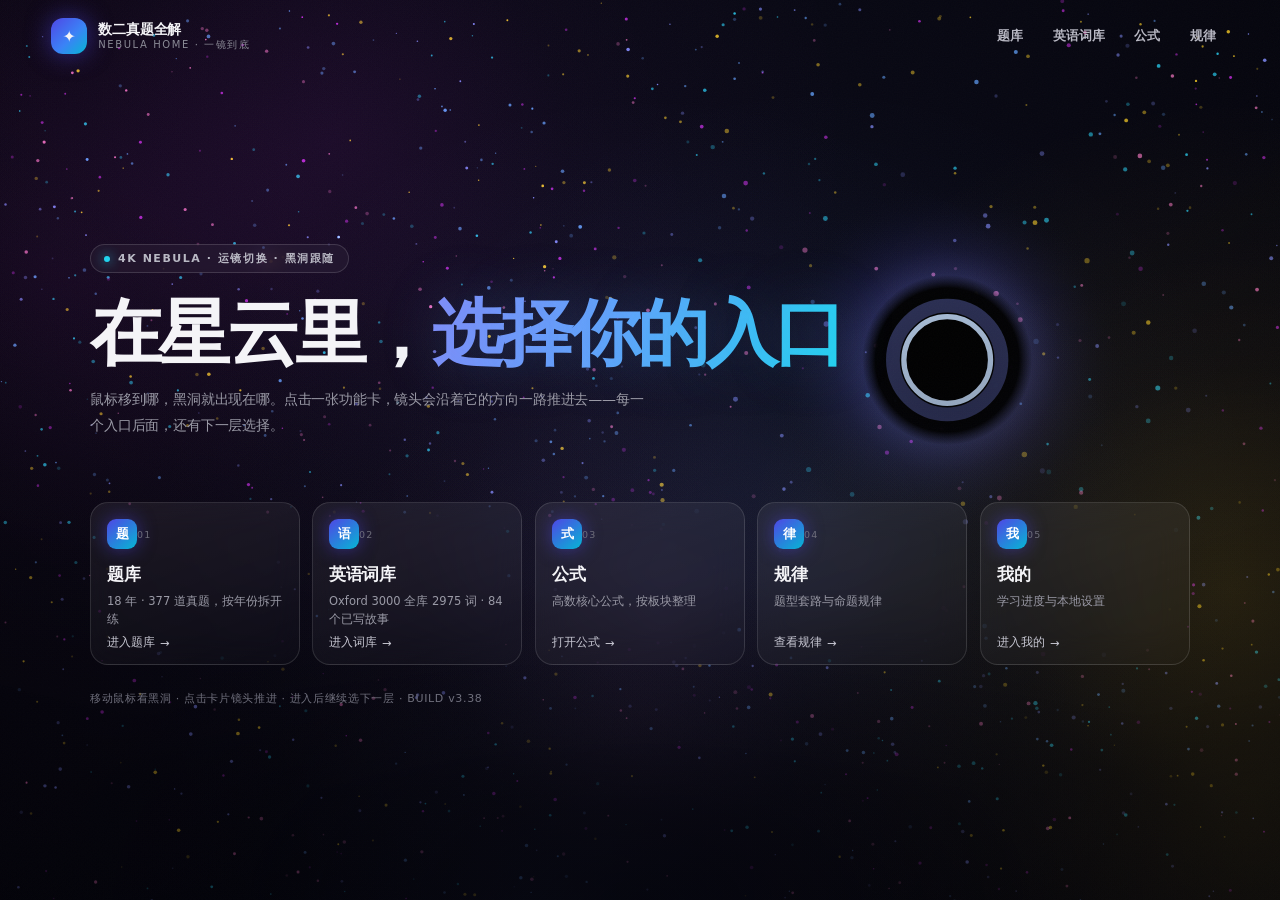
<file: index.html>
﻿<!DOCTYPE html>
<html lang="zh-CN" data-theme="light" data-page-node-id="pwGLuGj4vZ8N4GtCxxHMiA">
<head data-page-node-id="gFS3rvq6ZfUEFjw7KSzPWn">
<meta charset="utf-8" data-page-node-id="GOS2fSkuzOBIo9ct5Fg2ix">
<script>
/* 首屏前应用品牌色，避免闪烁 */
try {
  var _r = localStorage.getItem('m2:ramp') || 'blue';
  document.documentElement.setAttribute('data-ramp', _r);
} catch (e) {}
</script>
<meta name="viewport" content="width=device-width,initial-scale=1,viewport-fit=cover,maximum-scale=1,user-scalable=no" data-page-node-id="2ZD0HTpYy9oUBCKgi2vy7E">
<meta name="theme-color" content="#F2F3F7" media="(prefers-color-scheme: light)" data-page-node-id="c2H9LJToaE8vhEKesCSxKH">
<meta name="theme-color" content="#000000" media="(prefers-color-scheme: dark)" data-page-node-id="i9DZph0P4dvnec9oAkMfem">
<meta name="apple-mobile-web-app-capable" content="yes" data-page-node-id="YOXAx83RA9HULzvr9KgK9o">
<meta name="apple-mobile-web-app-status-bar-style" content="default" data-page-node-id="5bymIeNZ6cUl89s6VFLykz">
<meta name="apple-mobile-web-app-title" content="数二真题" data-page-node-id="IDB2tzeprDj83qZpqayizY">
<meta name="format-detection" content="telephone=no" data-page-node-id="strEzTBV36GsEJBGzAsiQL">
<link rel="manifest" href="manifest.webmanifest" data-page-node-id="ENcnrc47eOpm3nzsFr4ufQ">
<link rel="apple-touch-icon" href="icon-180.png" data-page-node-id="adg3hc7WQvozhEjFHnbfkm">
<link rel="icon" href="icon-192.png" data-page-node-id="mNuWciq0r2tAoCzW98dOAV">
<title>数二真题全解</title>
<script src="deploy-mode.js"></script>
<script src="clean-url.js"></script>
<link rel="stylesheet" href="app.css" data-page-node-id="Y8EyH4viP9egMIhGjS7DBC">
<link rel="stylesheet" href="solver.css">
<link rel="stylesheet" href="solver-kb.css">
<link rel="stylesheet" href="problem-parse.css">
<link rel="stylesheet" href="ocr.css">
<link rel="stylesheet" href="ocr-proof.css">
<link rel="stylesheet" href="vendor/mathlive/mathlive-fonts.css">
<link rel="stylesheet" href="vendor/mathlive/mathlive-static.css">
<link rel="stylesheet" href="math-input.css">
<link rel="stylesheet" href="web.css">
<link rel="stylesheet" href="brand.css">
<link rel="stylesheet" href="tiku.css">
</head>
<body data-page-node-id="tKnbgTC3YgzZ5oI8AJeSBd">

<div id="app" data-page-node-id="ljxzcgISl9jbvaRBHnMYr1">

  <!-- ============ 顶部栏 ============ -->
  <header class="topbar" id="topbar" data-page-node-id="spyKovh9eLChLfXtSLlGRz">
    <div class="tb-row" data-page-node-id="mnscSUGHRKG6zFJ2EXZ8WC">
      <div class="tb-title" data-page-node-id="KhhY293XE8ljOBdDLp7WZl">
        <h1 id="pageTitle" data-page-node-id="cmwTQGFJoBJBdDs4rxyG3T">题库</h1>
        <p id="pageSub" data-page-node-id="SBGOBO9GOFha5SS5Kn2N6q">加载中…</p>
      </div>
      <button class="tb-btn" id="btnTheme" aria-label="切换主题" data-page-node-id="fboaUyZQ48b7Alot1Gs5rv">
        <svg class="ic-moon" viewBox="0 0 24 24" width="19" height="19" fill="none" stroke="currentColor" stroke-width="1.8" stroke-linecap="round" data-page-node-id="SK7XYL0eHnpjFV1aaklPEo">
          <path d="M21 12.8A9 9 0 1 1 11.2 3a7 7 0 0 0 9.8 9.8z" data-page-node-id="VlTciKv04JUmIUfifWeYzb"/>
        </svg>
        <svg class="ic-sun" viewBox="0 0 24 24" width="19" height="19" fill="none" stroke="currentColor" stroke-width="1.8" stroke-linecap="round" data-page-node-id="eKeiTT6FehJIBoY1AGG1AP">
          <circle cx="12" cy="12" r="4.2" data-page-node-id="yld2si9AR8Q6YPB3ADLiZT"/>
          <path d="M12 2.6v2.2M12 19.2v2.2M2.6 12h2.2M19.2 12h2.2M5.3 5.3l1.6 1.6M17.1 17.1l1.6 1.6M18.7 5.3l-1.6 1.6M6.9 17.1l-1.6 1.6" data-page-node-id="YME7JAmA0DHPRMOHJ99g4N"/>
        </svg>
      </button>
    </div>
    <div class="search" id="searchWrap" data-page-node-id="jJsCpvoOArLjNuOM4GjGJp">
      <svg viewBox="0 0 24 24" width="17" height="17" fill="none" stroke="currentColor" stroke-width="2" stroke-linecap="round" data-page-node-id="7IDW5rqx34c2F9P11iWrtV">
        <circle cx="11" cy="11" r="7" data-page-node-id="0q7ZJOhPBRzKqvvpaD47rd"/><path d="M20 20l-3.2-3.2" data-page-node-id="eq7umNrUnqchHIwcAb5RRW"/>
      </svg>
      <input id="searchInput" type="search" placeholder="搜题号、题型、知识点" autocomplete="off" enterkeyhint="search" data-page-node-id="rBDXMYFuFeqK7Rr4Bg8lbZ">
      <button id="searchClear" class="s-clear" aria-label="清空" data-page-node-id="xkHBWjJSamQIoWlGkgw6Q0">×</button>
    </div>
  </header>

  <!-- ============ 主内容区 ============ -->
  <main id="main" data-page-node-id="vWDA8JAXRZrbo3fsHvGHs6">

    <!-- ---------- 题库 ---------- -->
    <section class="page" id="page-tiku" data-page-node-id="NyAR2FhqbC59LFKc0FhkxC">
      <div class="subbar" id="subBar" data-page-node-id="rXxTHodPDozqtuhtm5s1xB"></div>
      <div class="chips" id="yearChips" data-page-node-id="PpEmHBxbwbOMzUCClFsEk3"></div>
      <div class="paper-bar" id="paperBar" hidden data-page-node-id="O5xWX51NMQQoeCT0XOoTDh">
        <span id="paperInfo" data-page-node-id="7ODdqJ3L4cTC6cwiysFSPX"></span>
        <button id="btnPaper" data-page-node-id="ts0dWzAR7kOpDa2aeyJZU1">整卷模拟</button>
      </div>
      <div id="listWrap" class="list" data-page-node-id="glhMaowulmnAFkAKiYttYb"></div>
      <div class="list-end" id="listEnd" data-page-node-id="j1Ba70QbFDnivwFj4mc0UF"></div>
    </section>

    <!-- ---------- 题型分类 ---------- -->
    <section class="page" id="page-type" hidden data-page-node-id="Y5PNKTEOSindkAodnhXdW2">
      <p class="lead" id="typeLead" data-page-node-id="LRjRaodukC7GLCdCWQpivi">按题型归类，每道题上方标出它考的知识点。</p>
      <div id="typeWrap" class="acc" data-page-node-id="JwGc76Tdyh95LG9gcCBEw5"></div>
    </section>

    <!-- ---------- 公式 ---------- -->
    <section class="page" id="page-formula" hidden data-page-node-id="TFUGRrWDKWaashNEjA9AaC">
      <p class="lead" id="formulaLead" data-page-node-id="uegJSXPR8KfTgQ7cA2hG5M">全部公式汇总，点开一组看全文。</p>
      <div id="chpBar" class="chp-bar" hidden>
        <div class="chp-srch">
          <svg viewBox="0 0 24 24" width="15" height="15" fill="none" stroke="currentColor" stroke-width="2" stroke-linecap="round"><circle cx="11" cy="11" r="7"/><path d="M20 20l-3.2-3.2"/></svg>
          <input id="chpSearch" type="search" autocomplete="off" placeholder="搜公式，如「换元」「中值定理」「特征值」">
          <button id="chpClear" class="chp-clr" hidden aria-label="清空">×</button>
        </div>
        <div id="chpBooks" class="chp-books"></div>
      </div>
      <div id="formulaWrap" class="acc" data-page-node-id="rUnWGfUhKVMozgbqoWWymQ"></div>
    </section>

    <!-- ---------- 规律 ---------- -->
    <section class="page" id="page-map" hidden data-page-node-id="yiCw2tI74OrICLfUfLDXCb">
      <p class="lead" data-page-node-id="qvbsgQTFVyDCw0cKmHYlZk">同一题位，历年都在换什么。看完就知道该练什么。</p>
      <div id="mapWrap" data-page-node-id="jbN3D7MvM7hrTJ96Jg9unl"></div>
      <h2 class="sec-title" data-page-node-id="zOvYSceGJ3Dt7ZF7gm1TOj">历年观察</h2>
      <div id="insightWrap" class="insights" data-page-node-id="BobN0OSC67xlcUIiuKY6Jl"></div>
    </section>

    <!-- ---------- 解题 ---------- -->
    <section class="page" id="page-solver" hidden>
      <div class="v-hero">
        <div class="v-eyebrow"><span class="v-pulse"></span>MathSolver Engine · 浏览器本地计算</div>
        <h2 class="v-title">把题目丢进来，<br><span class="v-grad">步骤、考点、公式</span>一起给你</h2>
        <p class="v-sub">任何算式都能算：加减乘除、根号、方程、求导、积分、极限、化简。中文口语直接写，例如「解方程 2x+3=7」「∫_0^1 x^2 dx」。下方有符号键盘，不用打字也能输入根号和积分号。</p>
      </div>

      <div class="v-panel v-composer">
        <div class="ms-mode-switch" id="msModeSwitch">
          <button type="button" class="on" data-mode="single">单个算式<small>一行，直接算</small></button>
          <button type="button" data-mode="whole">整道题<small>粘整段，自动拆小问</small></button>
        </div>
        <div class="v-panel-head">
          <span class="v-label" id="msInputLabel">题目输入</span>
          <span class="v-kbd">Ctrl + Enter</span>
        </div>
        <textarea id="msInput" class="v-textarea" rows="4" spellcheck="false"
          placeholder="例：\lim_{x\to0}\frac{\sin x-x}{x^3}   或   求 ∫_0^1 x^2 e^x dx"></textarea>
        <div class="v-examples" id="msExamples"></div>
        <div class="v-actions">
          <button id="msSolve" class="v-btn v-btn-primary" type="button">
            <svg viewBox="0 0 24 24" width="16" height="16" fill="none" stroke="currentColor" stroke-width="2" stroke-linecap="round" stroke-linejoin="round"><path d="M5 12h14"/><path d="M13 6l6 6-6 6"/></svg>
            解题
          </button>
          <button id="msClear" class="v-btn v-btn-ghost" type="button">清空</button>
          <span id="msStatus" class="v-status"></span>
        </div>
      </div>

      <div id="msWholeResult" hidden>
        <div class="v-panel">
          <div class="v-panel-head">
            <span class="v-label">整题解析</span>
            <span class="v-note" id="msWholeNote"></span>
          </div>
          <div id="msWholeSummary" class="ms-summary" hidden></div>
          <div id="msWholeBlocks" class="ms-blocks"></div>
        </div>
      </div>

      <div id="msResult" hidden>
        <div class="v-panel v-answer">
          <div class="v-answer-top">
            <div class="v-badges">
              <span id="msKind" class="ms-badge chip-kind"></span>
              <span id="msMode" class="ms-badge mode"></span>
            </div>
            <button id="msCopy" class="v-copy" type="button" hidden>复制</button>
          </div>
          <div class="v-answer-label">答案</div>
          <div id="msAnswer" class="v-answer-body"></div>
          <div id="msMeta" class="v-meta"></div>
        </div>

        <div class="v-panel" id="msMethodCard" hidden>
          <div class="v-panel-head"><span class="v-label">方法选择</span></div>
          <div id="msMethod" class="v-method"></div>
        </div>

        <div class="v-panel" id="msStepsCard" hidden>
          <div class="v-panel-head"><span class="v-label">解题步骤</span><span class="v-note" id="msStepNote"></span></div>
          <div id="msSteps" class="v-steps"></div>
        </div>

        <div class="v-panel" id="msTagsCard" hidden>
          <div class="v-panel-head"><span class="v-label">考点 / 公式</span></div>
          <div id="msTags" class="v-tags"></div>
        </div>

        <div class="v-alert v-alert-warn" id="msWarnCard" hidden>
          <div class="v-alert-title">注意</div>
          <ul id="msWarns"></ul>
        </div>

        <div class="v-alert v-alert-err" id="msErrCard" hidden>
          <div class="v-alert-title">未能求解</div>
          <p id="msErr"></p>
        </div>

        <div class="v-panel" id="msHintCard" hidden>
          <div class="v-panel-head"><span class="v-label">思路提示</span><span class="v-note">参考，非严格证明</span></div>
          <div id="msHint" class="v-hint"></div>
        </div>
      </div>

      <p class="v-footer-note">计算方式：<code id="msApiLabel">—</code> · 全部在浏览器本地完成，不联网也能算</p>
    </section>

    <!-- ---------- 我的 ---------- -->
    <section class="page" id="page-me" hidden data-page-node-id="6PhDUc6gYwfNfnacb6s9q3">
      <div class="prof-card" data-page-node-id="2gulF2kGitFhbVDyZSuAJz">
        <div class="ring" data-page-node-id="iK7D4BDtHPIOgKpYBAPLAi">
          <svg viewBox="0 0 100 100" width="92" height="92" data-page-node-id="Ht4B7eGQBdjUCfFACym9Lc">
            <circle cx="50" cy="50" r="42" fill="none" stroke="var(--line)" stroke-width="9" data-page-node-id="kGE7L1zhAQq4oTdmFB7ARl"/>
            <circle id="ringFg" cx="50" cy="50" r="42" fill="none" stroke="var(--accent)"
                    stroke-width="9" stroke-linecap="round" transform="rotate(-90 50 50)"
                    stroke-dasharray="264" stroke-dashoffset="264" data-page-node-id="ZLFcdYu29G7Y2oLDUWsVrM"/>
          </svg>
          <span id="ringTxt" data-page-node-id="iVLO9Nfy6sRmBMHoVCy1D6">0%</span>
        </div>
        <div class="prof-txt" data-page-node-id="yRAgugn5rMTT0qFjkMWB76">
          <p class="pt-num" data-page-node-id="Nxs7AAWzPxMKVzkOor3vAI"><b id="doneCount" data-page-node-id="IJauTIByeGgqVZtnOX1mIR">0</b> / <span id="totalNum" data-page-node-id="Tp81332BUrUXQ563GVpvxF">0</span> 题已掌握</p>
          <p class="pt-sub" id="profSub" data-page-node-id="z6Glg2qllRSNrH6KjJWSJR">从第一道开始</p>
        </div>
      </div>

      <h2 class="sec-title" data-page-node-id="aJZxzAeqnhL5On3PCg5iEM">资料</h2>
      <div class="grp" data-page-node-id="wyZFnTND5aGzMDZAFgrxAH">
        <button class="row row-tap" id="btnWords">
          <span>生词本<em class="ver" id="wordCnt">点词自动收录</em></span>
          <svg viewBox="0 0 24 24" width="18" height="18" fill="none" stroke="currentColor" stroke-width="1.9" stroke-linecap="round"><path d="M9 18l6-6-6-6"/></svg>
        </button>
        <a class="row row-tap" href="review.html" data-page-node-id="UUzMnC0tBC1Ze1ArLX1BWV">
          <span data-page-node-id="TR5HZ36sfzvMcVduHX0CIW">六年复盘<em class="ver" data-page-node-id="MXksPyZw9fC24scBPxebgu">白话讲解 · 踩坑提醒 · 8 个题族</em></span>
          <svg viewBox="0 0 24 24" width="18" height="18" fill="none" stroke="currentColor" stroke-width="1.9" stroke-linecap="round" data-page-node-id="k4SsA8RODOQP2I9MAE3AH6"><path d="M9 18l6-6-6-6" data-page-node-id="CbgD8F2XtOkUy9rPkODyge"/></svg>
        </a>
      </div>

      <h2 class="sec-title" data-page-node-id="CJABNDAV9wjBZQOuEIsbCg">设置</h2>
      <div class="grp" data-page-node-id="wuY3qA71BCumOdfV63070e">
        <div class="row" data-page-node-id="ifJgy6uYfo4Rv7QIOv1BDe">
          <span data-page-node-id="lAVvtwYrFSlDIMPVizBzEV">外观</span>
          <div class="seg" id="segTheme" data-page-node-id="9LlENsXJtDtTe73jXXUZ1N">
            <button data-v="light" data-page-node-id="EMd3hCrjatCP0lCenLFfox">浅色</button>
            <button data-v="dark" data-page-node-id="ROR7K6lryqD9rhcGe6FCjk">深色</button>
            <button data-v="auto" data-page-node-id="SJyqh21uMlKVBVUm6QaiFd">跟随</button>
          </div>
        </div>
        <div class="row" data-page-node-id="URImWBk12MC1suUzGNVjyz">
          <span data-page-node-id="UCdP4D6DCOKdFgdgMaxWAh">正文字号</span>
          <div class="seg" id="segFont" data-page-node-id="lJfkcly7cfejzEhGUkkvGk">
            <button data-v="s" data-page-node-id="oUaUuHt9tevDBJiimBIBY6">小</button>
            <button data-v="m" data-page-node-id="mwA4jGJGnf7PM8tfGIZaaS">中</button>
            <button data-v="l" data-page-node-id="2mrVr8rINeKHbGxkUEWxm9">大</button>
          </div>
        </div>
      </div>

      <div class="grp" data-page-node-id="WbDBwEMOlpoayN7yLHJAjz">
        <button class="row row-tap" id="btnInstall" data-page-node-id="5aNdCMYtgmh1rDqcuXFEbJ">
          <span id="installLbl" data-page-node-id="l0lhKL6Umsh1IUbM8EAw7R">安装到手机桌面</span>
          <svg viewBox="0 0 24 24" width="18" height="18" fill="none" stroke="currentColor" stroke-width="1.9" stroke-linecap="round" data-page-node-id="wiZCHMKkTfG4M7EvT7IFXB"><path d="M9 18l6-6-6-6" data-page-node-id="HsELmO62gsPBdfbXcPRn53"/></svg>
        </button>
        <button class="row row-tap" id="btnUpdate" data-page-node-id="DPUbegUAvXBTQfzdcxNPbo">
          <span data-page-node-id="I5KYlCJRyRf06ECtillKeF">检查更新<em class="ver" id="verTxt" data-page-node-id="4BL6q7h01nHjGGQgibFnUi"></em></span>
          <svg viewBox="0 0 24 24" width="18" height="18" fill="none" stroke="currentColor" stroke-width="1.9" stroke-linecap="round" data-page-node-id="2lmViuPs83GX6wgUz22ilP"><path d="M9 18l6-6-6-6" data-page-node-id="2uvfuHPqHNLl8xMxisdyFb"/></svg>
        </button>
        <button class="row row-tap" id="btnReset" data-page-node-id="lZ5XrvqVmYxEhzWeb4CYIs">
          <span data-page-node-id="gMcY9HDBmwhkzC03yxzHwI">清空掌握记录</span>
          <svg viewBox="0 0 24 24" width="18" height="18" fill="none" stroke="currentColor" stroke-width="1.9" stroke-linecap="round" data-page-node-id="pUvUbzLhPFwy0cXxPfZEGa"><path d="M9 18l6-6-6-6" data-page-node-id="EAXCCPHDmwKJeeDCPZx7Yu"/></svg>
        </button>
      </div>

      <div class="install-tip" id="installTip" hidden data-page-node-id="ZJ7voZbaeCIJyKNoCUb7lt"></div>

      <p class="foot-note" data-page-node-id="QuG3npGCex6yXA1MXEVcmH">题库覆盖数学（2008–2025 年，377 题）、政治（2010–2024 年，570 题）与英语二（2018 年起）全部试题。<br data-page-node-id="rG6HcXEMXYnvmEwjqdbrnc">如发现某题与原卷不符，以原卷为准。</p>
    </section>

  </main>

  <!-- ============ 底部导航 ============ -->
  <nav class="tabbar" id="tabbar" data-page-node-id="XttCu9p7LH0bhxTpa051oi">
    <button class="tab on" data-tab="tiku" data-page-node-id="B7D0K8PJe5v08WuO1GLr7R">
      <svg viewBox="0 0 24 24" fill="none" stroke="currentColor" stroke-width="1.9" stroke-linecap="round" stroke-linejoin="round" data-page-node-id="VXdzcmWOZ9D2nZvcTapuuW"><path d="M4 5.5A1.5 1.5 0 0 1 5.5 4H10v16H5.5A1.5 1.5 0 0 1 4 18.5z" data-page-node-id="D3S36pI7PtwLxsVCUP99Ss"/><path d="M14 4h4.5A1.5 1.5 0 0 1 20 5.5v13A1.5 1.5 0 0 1 18.5 20H14z" data-page-node-id="PIKgsJCCdAcNXNgBB71xNC"/></svg>
      <span data-page-node-id="cSMMmbTAQOSGYkPzEmHqMB">题库</span>
    </button>
    <button class="tab" data-tab="type" data-page-node-id="USsGOegE1NZLhFGklWT0LK">
      <svg viewBox="0 0 24 24" fill="none" stroke="currentColor" stroke-width="1.9" stroke-linecap="round" stroke-linejoin="round" data-page-node-id="KGd5AsVgYbps54QfcCJW1H"><rect x="3" y="3" width="7.5" height="7.5" rx="1.6" data-page-node-id="KURgWcIGSrKVNYfZTfimkd"/><rect x="13.5" y="3" width="7.5" height="7.5" rx="1.6" data-page-node-id="ny2sfn59GxgsjEwDVCBxoY"/><rect x="3" y="13.5" width="7.5" height="7.5" rx="1.6" data-page-node-id="8YNDLVgsd6xvKS9jKZQwoW"/><rect x="13.5" y="13.5" width="7.5" height="7.5" rx="1.6" data-page-node-id="o1JFCIumhdjnv9zJbNhXDe"/></svg>
      <span data-page-node-id="AxtLg1WSSwDchBoVCjO4Ad">题型</span>
    </button>
    <button class="tab" data-tab="formula" data-page-node-id="eq0IpF4qczOAe7cNgwYbQk">
      <svg viewBox="0 0 24 24" fill="none" stroke="currentColor" stroke-width="1.9" stroke-linecap="round" stroke-linejoin="round" data-page-node-id="GN59iMh9q8m3f5R4qyRkNx"><path d="M9 4l-4 8 4 8" data-page-node-id="XpDy0QXfrqeqC44mX7pOLQ"/><path d="M15 4l4 8-4 8" data-page-node-id="WlThGLk5VnWssF49jjTbi8"/></svg>
      <span data-page-node-id="qElq2G3eFEkUaOf4R9sJMz">公式</span>
    </button>
    <button class="tab" data-tab="map" data-page-node-id="4NvVGlP4FELTTCn2TMdVm0">
      <svg viewBox="0 0 24 24" fill="none" stroke="currentColor" stroke-width="1.9" stroke-linecap="round" stroke-linejoin="round" data-page-node-id="TGtKzdQ4TUkmNBFJqECkSp"><rect x="3" y="4" width="18" height="16" rx="2" data-page-node-id="3rQsqGeRQRZaKn4SLN7btl"/><path d="M3 9h18M9 9v11" data-page-node-id="1UlrXFlk2EqpDmFZEZZTgl"/></svg>
      <span data-page-node-id="kxrVsdvt8EoTKTIAHCO8hF">规律</span>
    </button>
    <button class="tab" data-tab="solver">
      <svg viewBox="0 0 24 24" fill="none" stroke="currentColor" stroke-width="1.9" stroke-linecap="round" stroke-linejoin="round"><rect x="4" y="3" width="16" height="18" rx="2.2"/><path d="M8 7.2h8M8 11.2h2.2M13.8 11.2H16M8 15.2h2.2M13.8 15.2H16"/></svg>
      <span>解题</span>
    </button>
    <button class="tab" data-tab="me" data-page-node-id="4tB8hBfKxCZrwWpvz0ZGS1">
      <svg viewBox="0 0 24 24" fill="none" stroke="currentColor" stroke-width="1.9" stroke-linecap="round" stroke-linejoin="round" data-page-node-id="7H1GICB6ZUukaCkIbkzEin"><circle cx="12" cy="8" r="3.6" data-page-node-id="ujna4Pq5bSHkz44VGP7R2H"/><path d="M4.5 20a7.5 7.5 0 0 1 15 0" data-page-node-id="SEhmLrh4BbUHhP0c2g8WQ0"/></svg>
      <span data-page-node-id="s0nCkUvTcIvQH3XjwrfpcL">我的</span>
    </button>
  </nav>

  <!-- ============ 题目详情 ============ -->
  <div id="detail" class="detail" aria-hidden="true" data-page-node-id="JAkfExwjzJgwSDXyXZqwkY">
    <header class="dbar" data-page-node-id="oBWMF0tra28D71wQRZsS0a">
      <button id="dBack" class="dback" aria-label="返回" data-page-node-id="e09D9VW1HT1n9fUNCDAwfC">
        <svg viewBox="0 0 24 24" width="24" height="24" fill="none" stroke="currentColor" stroke-width="2.1" stroke-linecap="round" stroke-linejoin="round" data-page-node-id="9VFGQPrywLZkWpFMcA5Qjq"><path d="M15 18l-6-6 6-6" data-page-node-id="Z13OrwjX3rDLYNkSGsTLwC"/></svg>
      </button>
      <span id="dNo" class="dno" data-page-node-id="wV0nwi4xfrzY2F7NFCgsR6">—</span>
      <button id="dMark" class="dmark" aria-label="标记已掌握" data-page-node-id="csHPsPIFIYTY0r84sRv1UD">
        <svg viewBox="0 0 24 24" width="21" height="21" fill="none" stroke="currentColor" stroke-width="2" stroke-linecap="round" stroke-linejoin="round" data-page-node-id="OKrBdiTi7vhDWERgT3iN09"><path d="M4.5 12.5l5 5 10-11" data-page-node-id="UcuVDKUKFh9DZLs93lQCyM"/></svg>
      </button>
    </header>
    <div class="dscroll" id="dScroll" data-page-node-id="omTaea7is77NQEz4qiubDA">
      <div id="dContent" class="dcontent" data-page-node-id="GW6kOMjaD9mC1sdizKHNAB"></div>
      <div class="dnave" id="dNav" data-page-node-id="pqAHHAfMZPVLvEcT4bFWEK"></div>
    </div>
  </div>

  <!-- ============ 整卷模式 ============ -->
  <div id="paper" class="detail paper-view" aria-hidden="true" data-page-node-id="cpijGLPgWfUC0VbMxHJFxh">
    <header class="dbar" data-page-node-id="zAODgkJ2F0uNIFBbG6YB6J">
      <button id="pBack" class="dback" aria-label="返回" data-page-node-id="YUWjeWIYcVRCyXCbnMXYYd">
        <svg viewBox="0 0 24 24" width="24" height="24" fill="none" stroke="currentColor" stroke-width="2.1" stroke-linecap="round" stroke-linejoin="round" data-page-node-id="r2d7KGwCbsIGirA3uj9OBU"><path d="M15 18l-6-6 6-6" data-page-node-id="wBKbPf3jCsXmCQsFTZE6Db"/></svg>
      </button>
      <span id="pTitle" class="dno" data-page-node-id="0BBkFp7DG1UF47aOEJhCjE">整卷</span>
      <button id="pAll" class="pall" aria-label="展开全部" data-page-node-id="NXnvkPd20HMELz6Jqqud2Q">全展开</button>
    </header>
    <div class="dscroll" id="pScroll" data-page-node-id="bQZHdVWP3PMaVTAAAcubSE">
      <div id="pBody" class="pbody" data-page-node-id="98erjZys59VZC58Z83Esjb"></div>
    </div>
  </div>

  <!-- ============ 词卡 ============ -->
  <div id="wSheet" class="wsheet" aria-hidden="true">
    <div class="ws-mask"></div>
    <div class="ws-card">
      <div class="ws-bar"></div>
      <div class="ws-head">
        <div class="ws-tit"><b id="wsWord">word</b><span id="wsPhon"></span></div>
        <button id="wsClose" class="ws-close" aria-label="关闭">×</button>
      </div>
      <div id="wsBody" class="ws-body"></div>
      <div class="ws-foot"><button id="wsAdd" class="ws-add">＋ 生词本</button></div>
    </div>
  </div>

</div>

<script>
window.MathJax = {
  tex: {
    inlineMath: [['$', '$']],
    displayMath: [['$$', '$$']],
    processEscapes: true
  },
  svg: { fontCache: 'global', scale: 1.02 },
  options: { enableMenu: false, skipHtmlTags: ['script','noscript','style','textarea','pre','code'] },
  startup: { typeset: false }
};
</script>
<script src="vendor/mathjax-tex-svg.js"></script>
<script src="bg.js"></script>
<script src="web.js"></script>
<script src="brand.js"></script>
<script src="app.js"></script>
<script src="vendor/mathlive/mathlive.min.js"></script>
<script src="latex2cas.js"></script>
<script src="vendor/math.js"></script>
<script src="vendor/nerdamer.js"></script>
<script src="solver-core.js"></script>
<script src="vendor/tesseract/tesseract.min.js"></script>
<script src="ocr.js"></script>
<script src="choice-parse.js"></script>
<script src="problem-parse.js"></script>
<script src="math-input.js"></script>
<script src="solver-kb.js"></script>
<script src="solver.js"></script>
<script src="tiku.js"></script>
<script>
if ('serviceWorker' in navigator) {
  window.addEventListener('load', function () {
    navigator.serviceWorker.register('sw.js' + (location.search || '')).catch(function () {});
  });
}
</script>
</body>
</html>
</file>
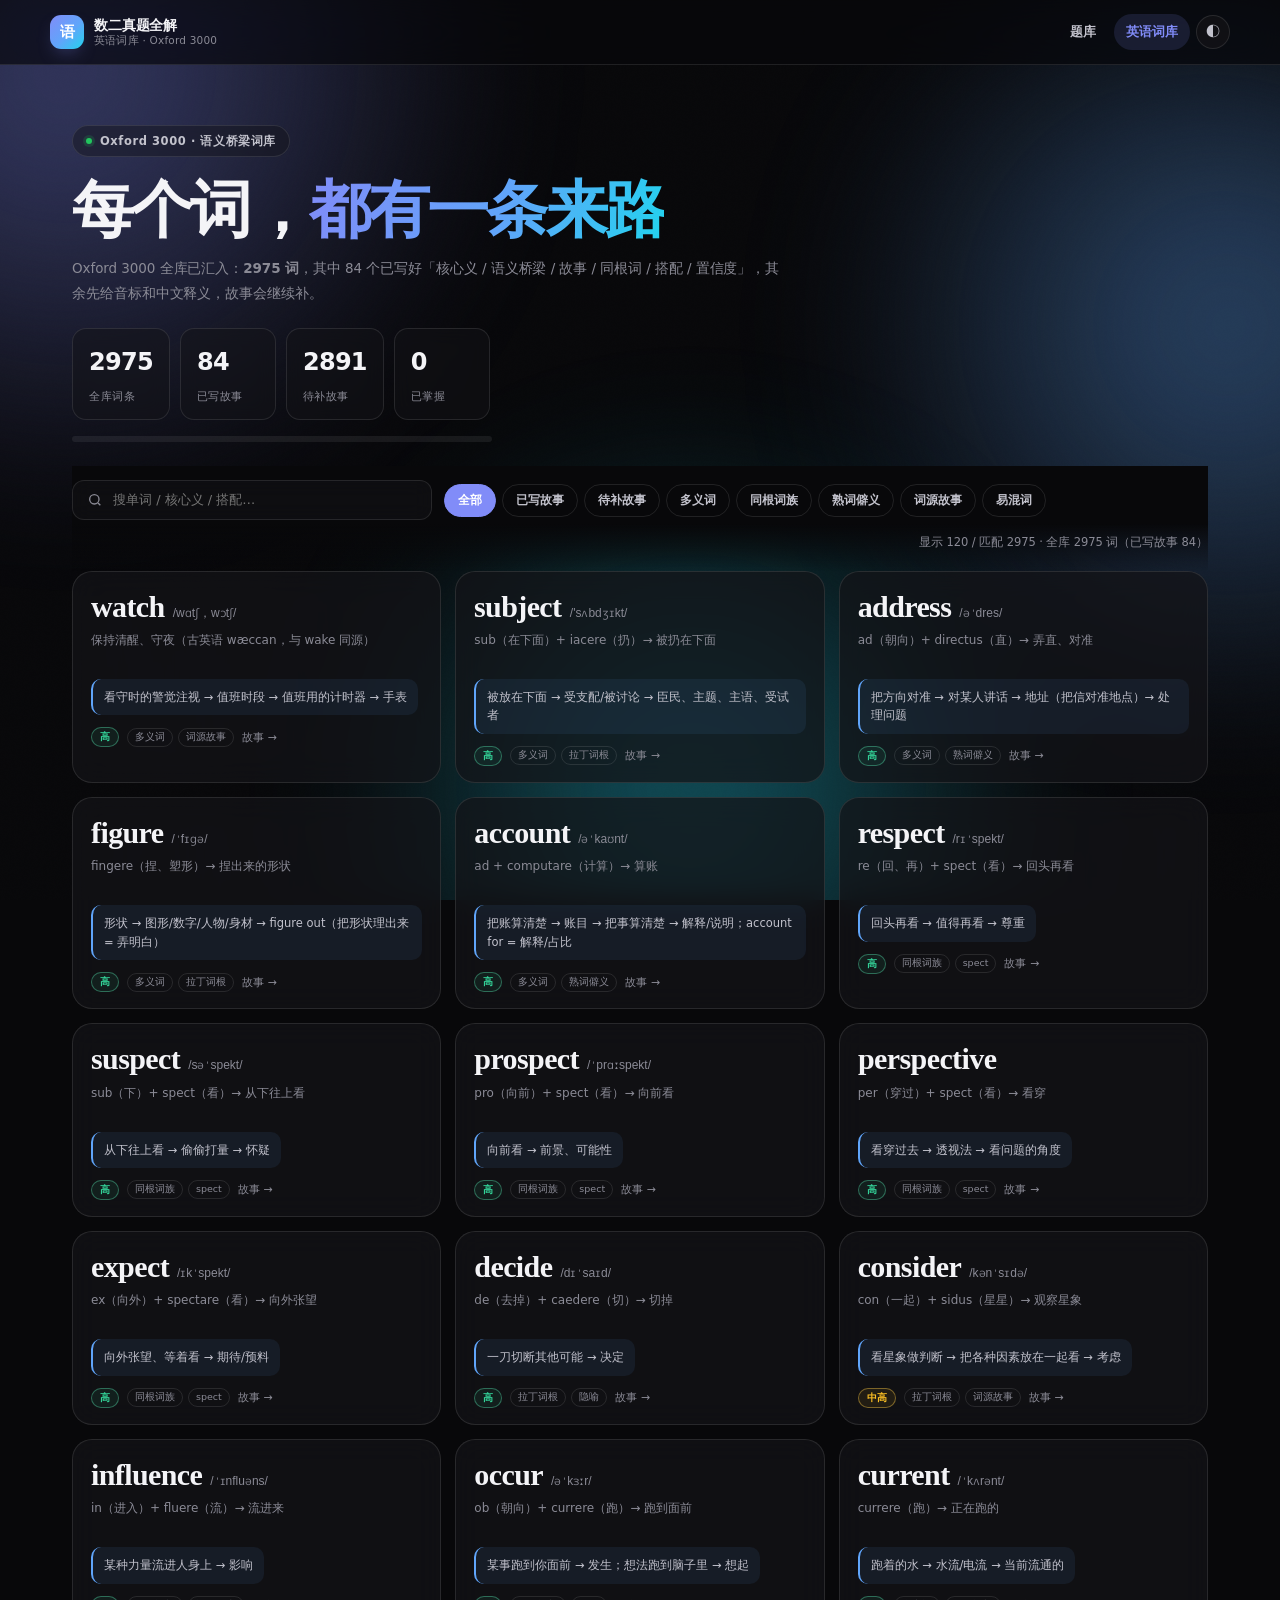
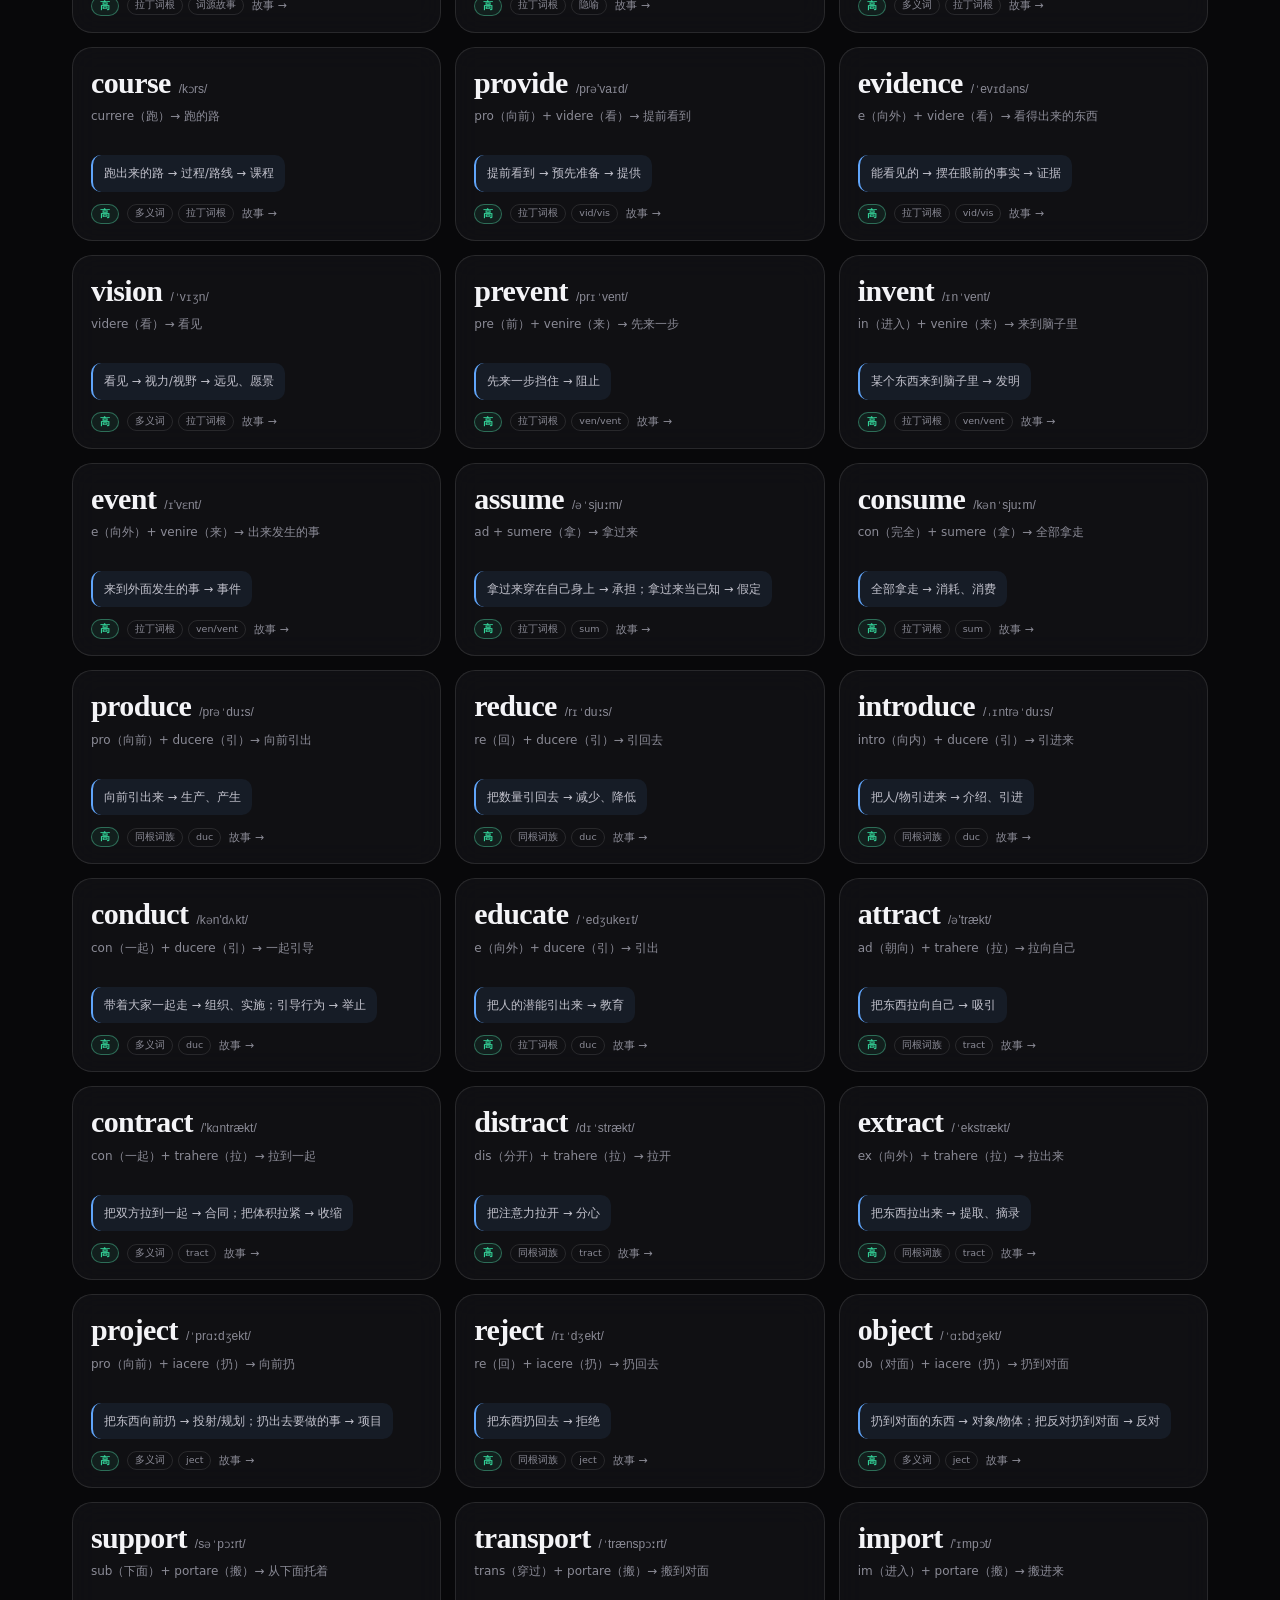
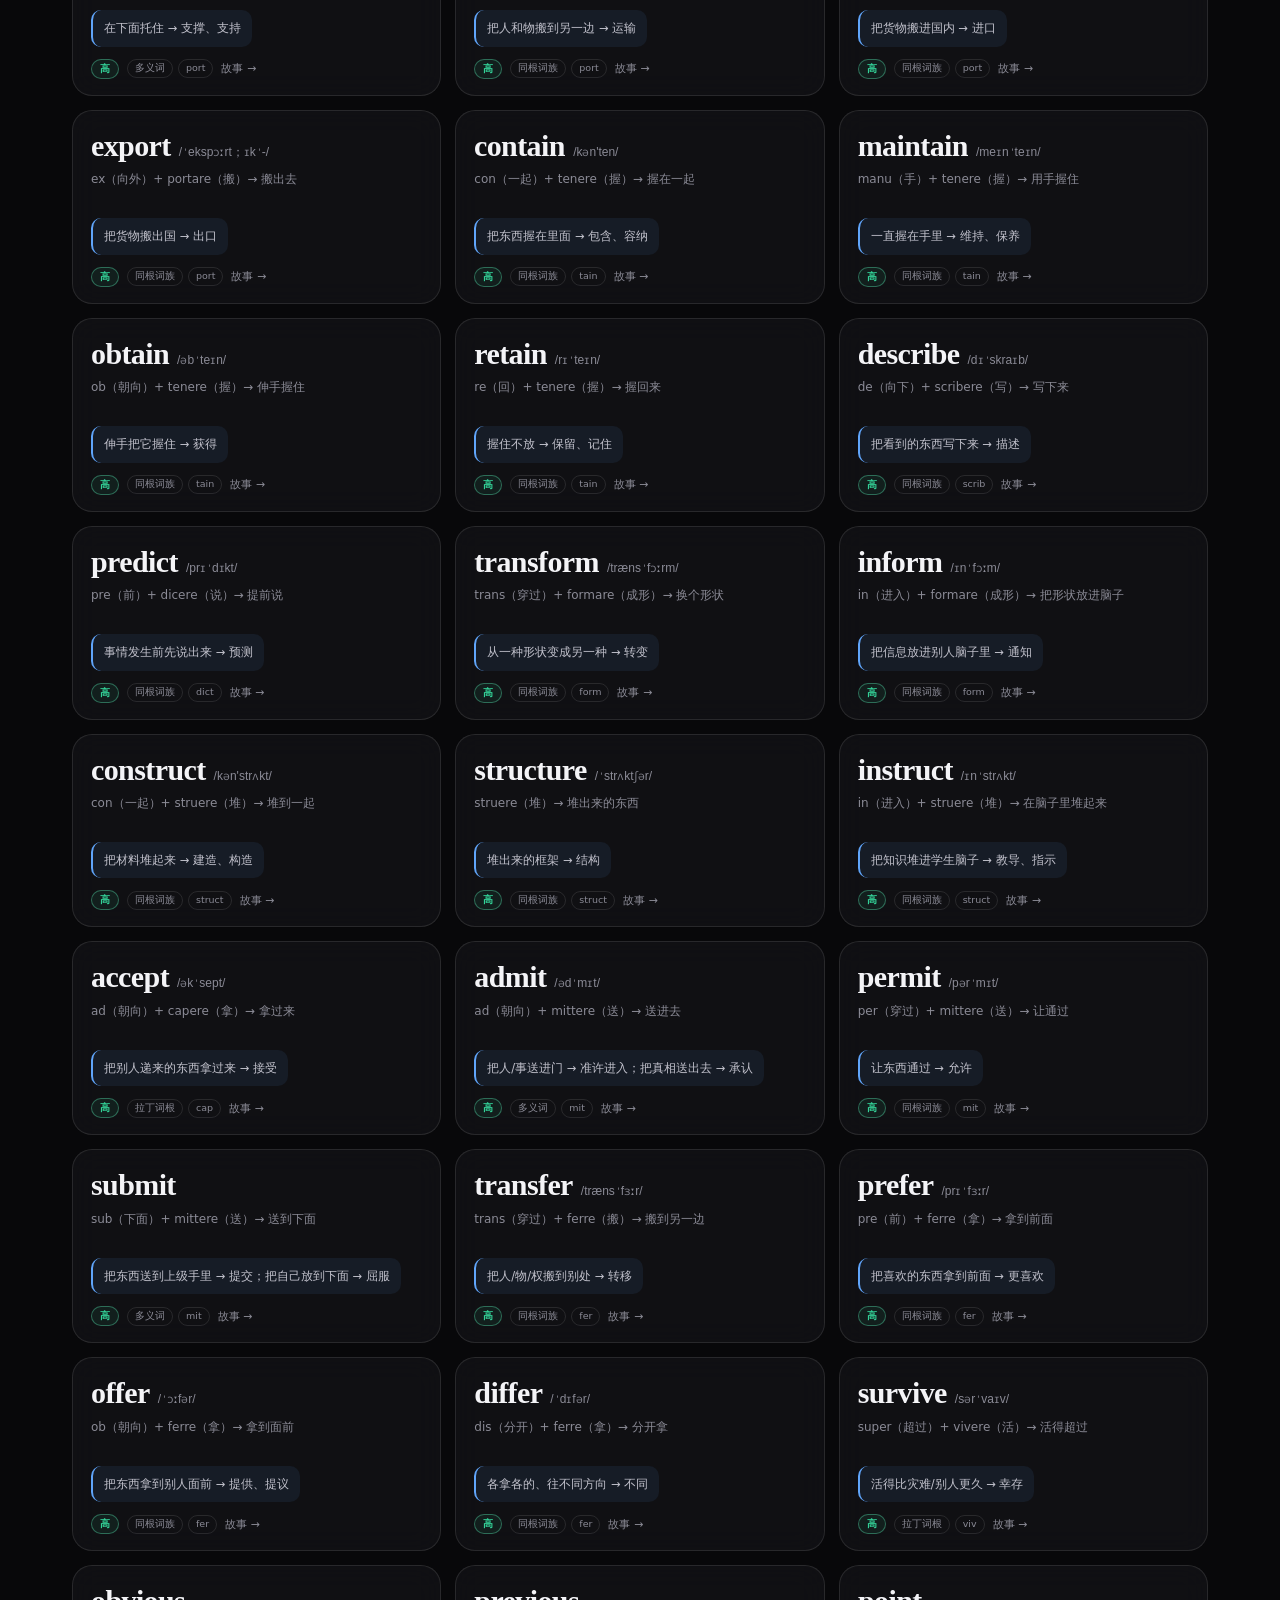
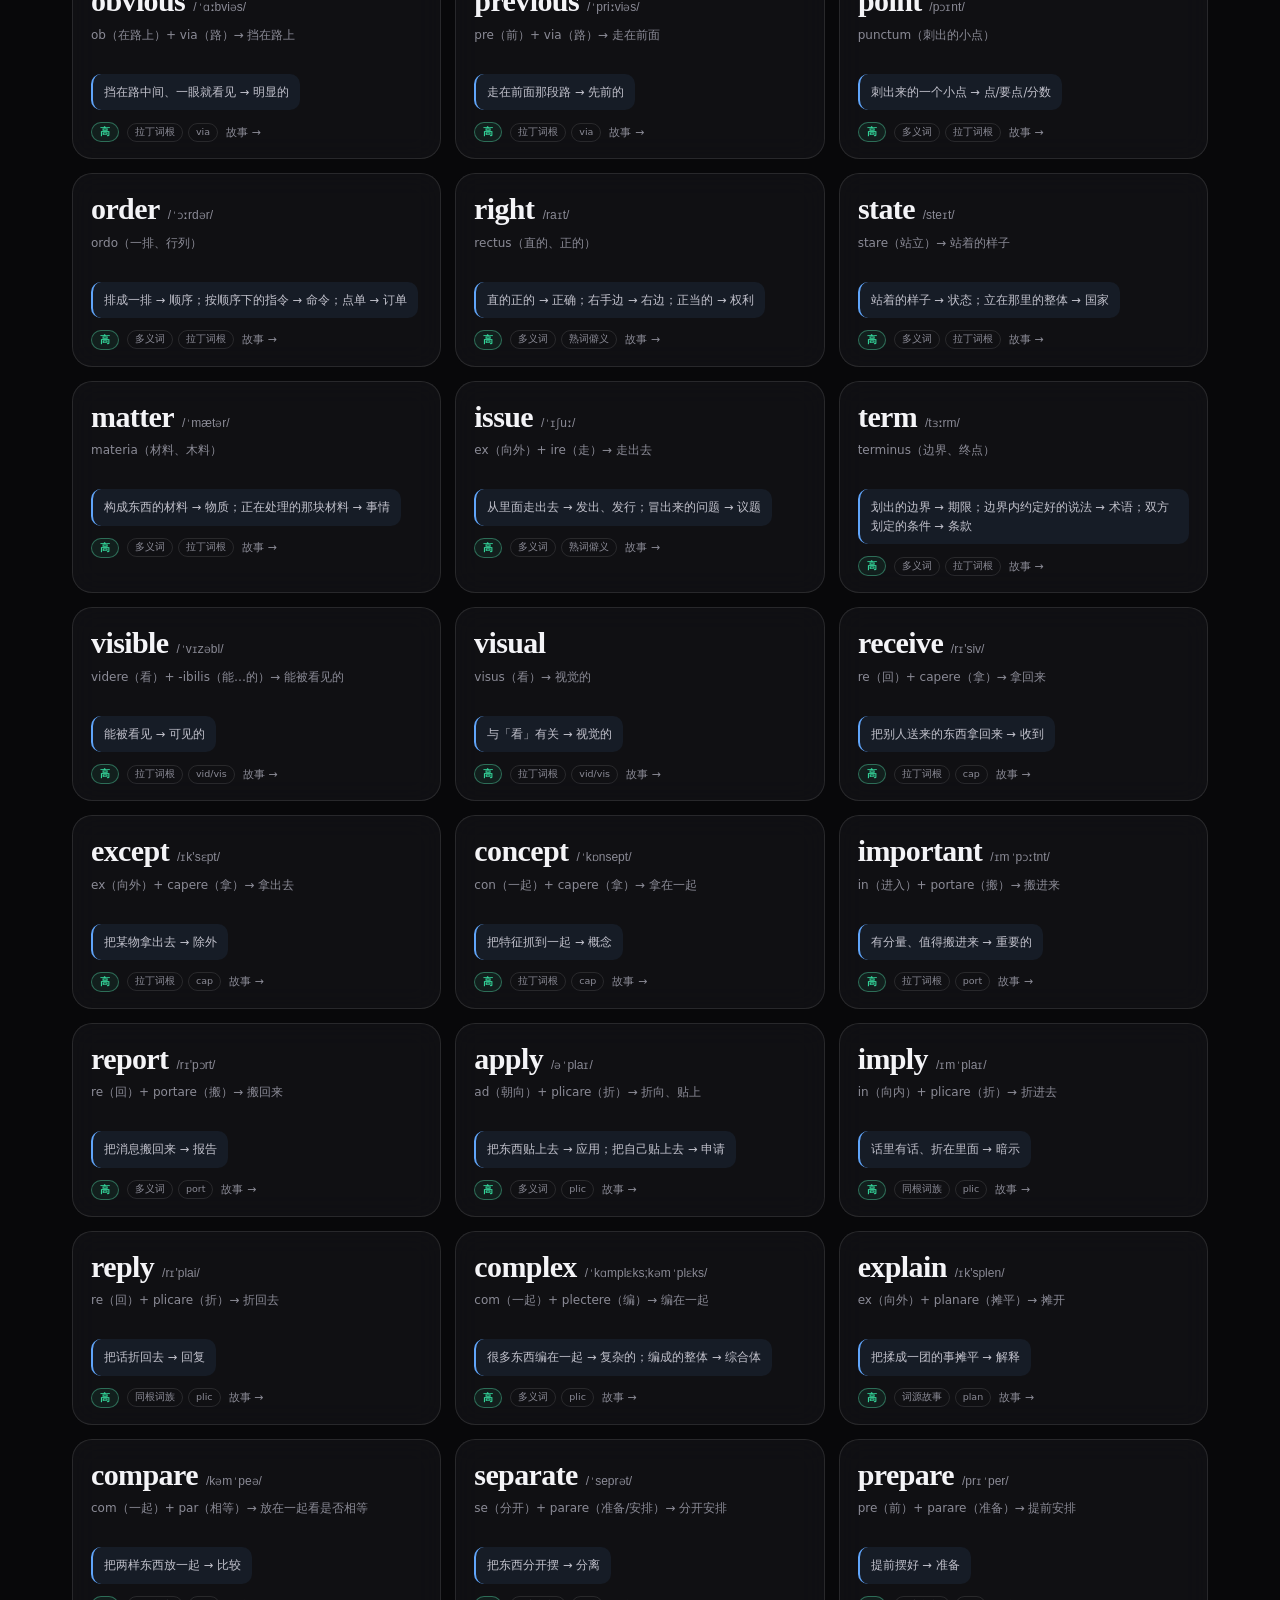
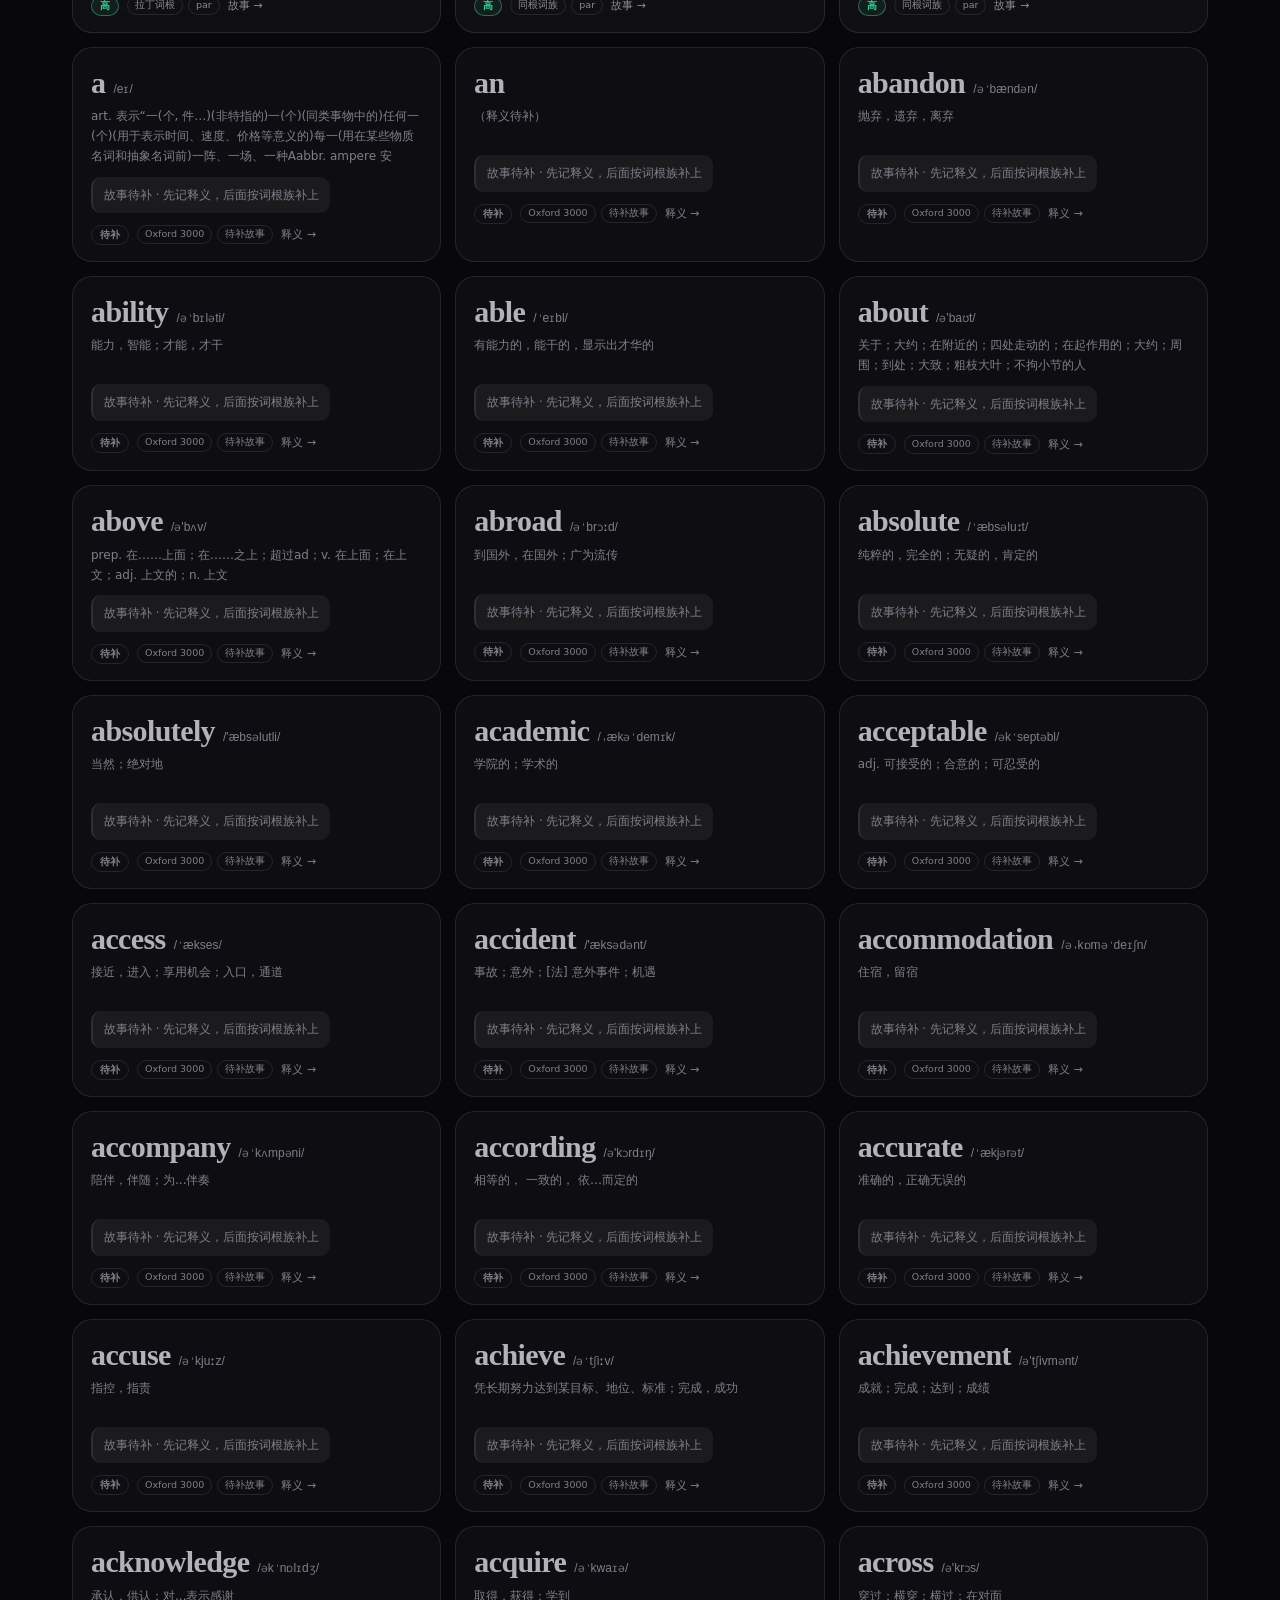
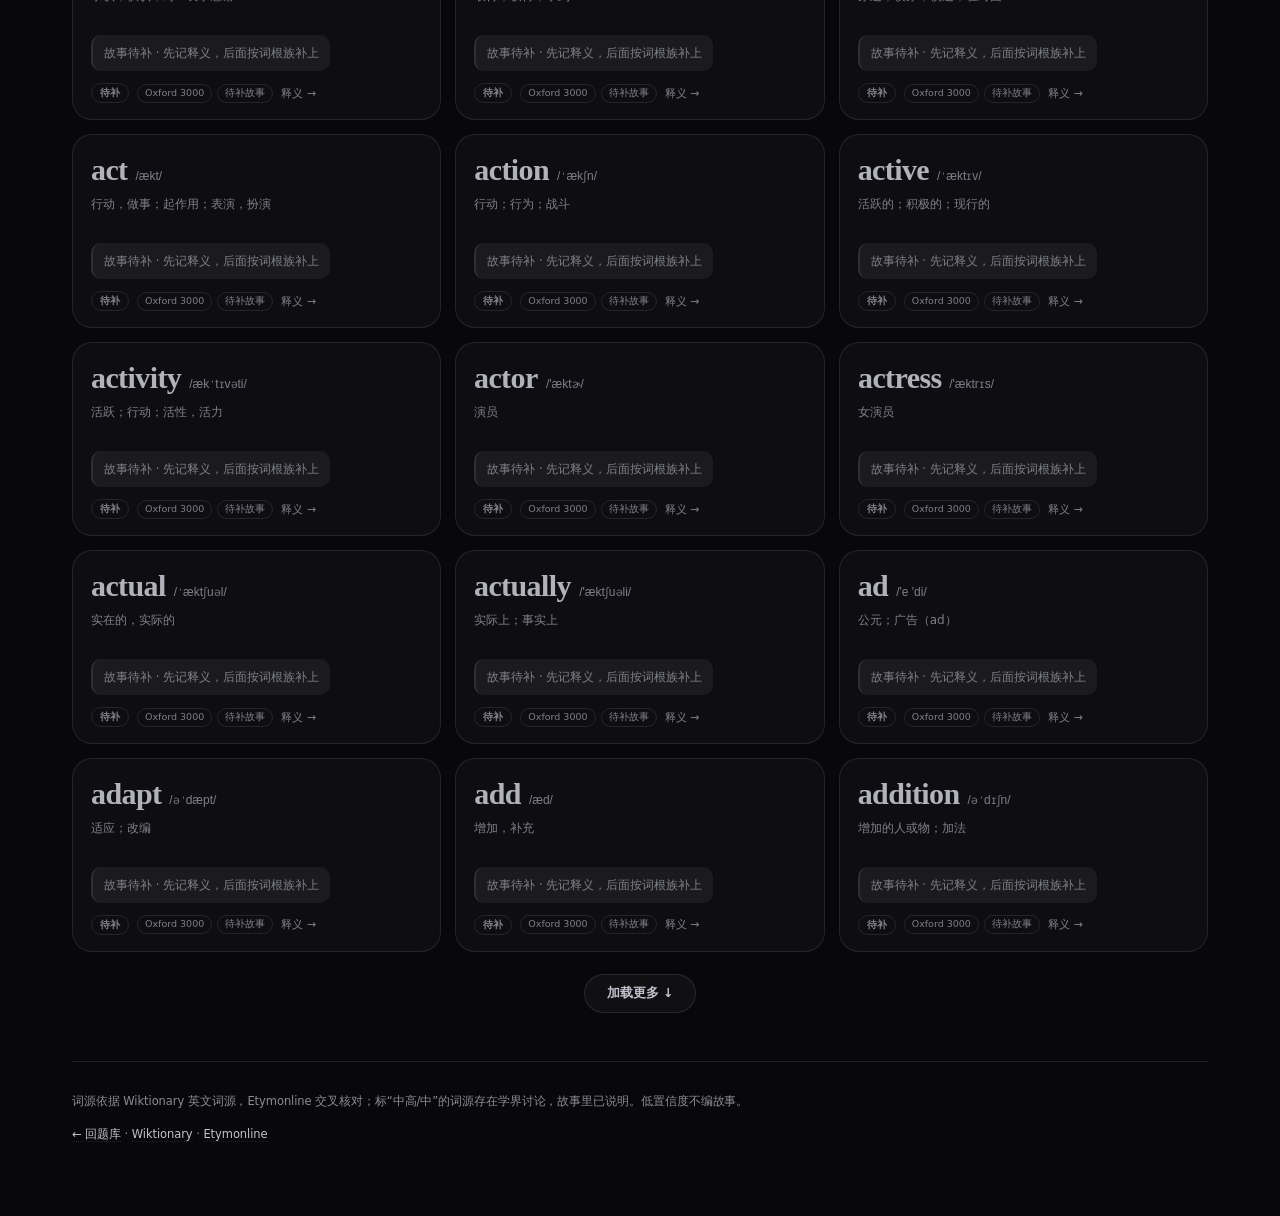
<file: english.html>
<!DOCTYPE html>
<html lang="zh-CN" data-theme="dark" data-ramp="blue">
<head>
<meta charset="utf-8">
<meta name="viewport" content="width=device-width, initial-scale=1, viewport-fit=cover">
<title>英语词库 · Oxford 3000 语义桥梁</title>
<link rel="stylesheet" href="english.css">
<script src="deploy-mode.js"></script>
<script src="clean-url.js"></script>
</head>
<body>
<div class="en-bg" aria-hidden="true"><i></i><i></i><i></i></div>
<div class="en-grain" aria-hidden="true"></div>

<header class="en-top">
  <a class="en-brand" href="home.html">
    <span class="en-logo">语</span>
    <span class="en-brand-t"><b>数二真题全解</b><span>英语词库 · Oxford 3000</span></span>
  </a>
  <nav class="en-nav">
    <a href="index.html?app=1">题库</a>
    <a class="on" href="english.html">英语词库</a>
    <button id="enTheme" class="en-theme" type="button" aria-label="切换深浅色">◐</button>
  </nav>
</header>

<main class="en-main">
  <section class="en-hero">
    <div class="en-eyebrow"><i></i>Oxford 3000 · 语义桥梁词库</div>
    <h1>每个词，<span>都有一条来路</span></h1>
    <p>Oxford 3000 全库已汇入：<b>2975 词</b>，其中 84 个已写好「核心义 / 语义桥梁 / 故事 / 同根词 / 搭配 / 置信度」，其余先给音标和中文释义，故事会继续补。</p>
    <div class="en-stats">
      <div class="en-stat"><b id="stWords">—</b><span>全库词条</span></div>
      <div class="en-stat"><b id="stDone">—</b><span>已写故事</span></div>
      <div class="en-stat"><b id="stTodo">—</b><span>待补故事</span></div>
      <div class="en-stat"><b id="stKnown">0</b><span>已掌握</span></div>
    </div>
    <div class="en-progress"><span id="enBar"></span></div>
  </section>

  <section class="en-toolbar">
    <div class="en-search">
      <svg viewBox="0 0 24 24" width="16" height="16" fill="none" stroke="currentColor" stroke-width="2"><circle cx="11" cy="11" r="7"/><path d="M20 20l-3.5-3.5"/></svg>
      <input id="enQ" type="search" placeholder="搜单词 / 核心义 / 搭配…" autocomplete="off">
    </div>
    <div class="en-chips" id="enChips"></div>
    <div class="en-count" id="enCount">—</div>
  </section>

  <section class="en-grid" id="enGrid" aria-live="polite"></section>
  <button id="enMore" class="en-more" type="button" hidden>加载更多 ↓</button>

  <section class="en-empty" id="enEmpty" hidden>
    <b>没有匹配的词</b>
    <span>换个关键词，或点“全部”看看。</span>
  </section>

  <footer class="en-foot">
    <p>词源依据 Wiktionary 英文词源，Etymonline 交叉核对；标“中高/中”的词源存在学界讨论，故事里已说明。低置信度不编故事。</p>
    <p><a href="index.html?app=1">← 回题库</a> · <a href="https://en.wiktionary.org/" target="_blank" rel="noopener">Wiktionary</a> · <a href="https://www.etymonline.com/" target="_blank" rel="noopener">Etymonline</a></p>
  </footer>
</main>

<div class="en-modal" id="enModal" hidden>
  <div class="en-modal-mask" data-close></div>
  <article class="en-modal-card" role="dialog" aria-modal="true" aria-labelledby="mWord">
    <button class="en-close" type="button" aria-label="关闭" data-close>×</button>
    <div class="en-m-top">
      <h2 id="mWord">—</h2>
      <span id="mPhone" class="en-mphone"></span>
      <div class="en-m-badges"><span id="mConf" class="en-badge"></span><span id="mTags" class="en-tags"></span></div>
    </div>
    <div class="en-m-block"><span class="en-m-label">核心义</span><p id="mCore"></p></div>
    <div class="en-m-block bridge"><span class="en-m-label">语义桥梁</span><p id="mBridge"></p></div>
    <div class="en-m-block"><span class="en-m-label">故事</span><p id="mStory" class="en-story"></p></div>
    <div class="en-m-cols">
      <div class="en-m-block"><span class="en-m-label">同根词</span><div id="mCog" class="en-mini-tags"></div></div>
      <div class="en-m-block"><span class="en-m-label">常见搭配</span><div id="mCol" class="en-mini-tags"></div></div>
    </div>
    <div class="en-m-foot">
      <button id="mKnown" class="en-btn" type="button">标记为已掌握</button>
      <div class="en-m-nav">
        <button id="mPrev" class="en-btn ghost" type="button">← 上一个</button>
        <button id="mNext" class="en-btn ghost" type="button">下一个 →</button>
      </div>
    </div>
  </article>
</div>

<script src="english.js"></script>
</body>
</html>
</file>
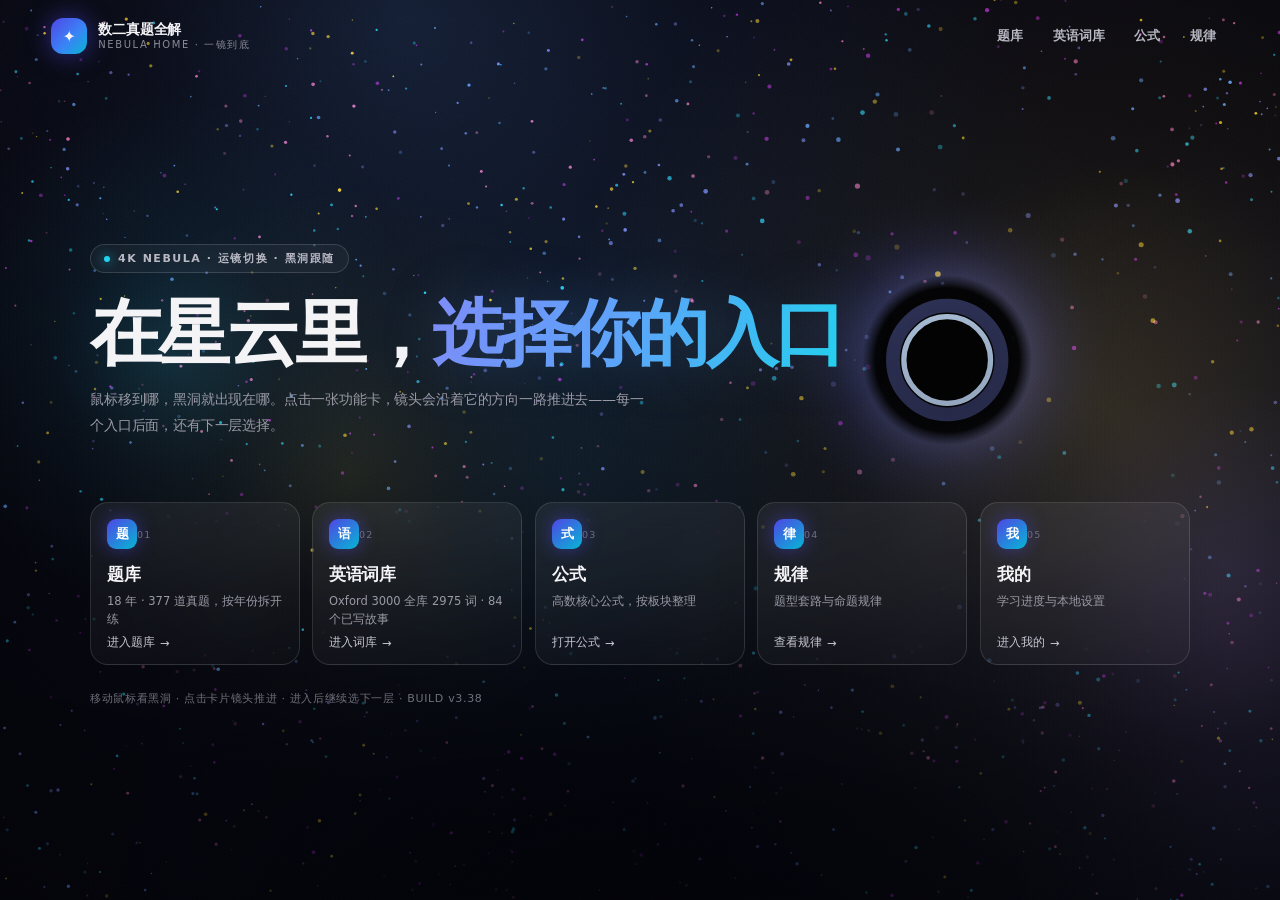
<file: home.html>
﻿<!DOCTYPE html>
<html lang="zh-CN">
<head>
<meta charset="utf-8">
<meta name="viewport" content="width=device-width, initial-scale=1, viewport-fit=cover">
<title>星云首页 · 数二真题全解</title>
<link rel="stylesheet" href="home.css">
<script src="deploy-mode.js"></script>
<script src="clean-url.js"></script>
</head>
<body>
<canvas id="nxCanvas" aria-hidden="true"></canvas>
<div class="nx-vignette" aria-hidden="true"></div>

<header class="nx-top">
  <a class="nx-brand" href="home.html">
    <span class="nx-logo">✦</span>
    <span class="nx-brand-t"><b>数二真题全解</b><span>NEBULA HOME · 一镜到底</span></span>
  </a>
  <nav class="nx-nav">
    <a href="index.html?app=1">题库</a>
    <a href="english.html">英语词库</a>
    <a href="index.html?app=1&tab=formula">公式</a>
    <a href="index.html?app=1&tab=pattern">规律</a>
  </nav>
</header>

<main class="nx-main">
  <section class="nx-hero">
    <span class="nx-eyebrow"><i></i>4K NEBULA · 运镜切换 · 黑洞跟随</span>
    <h1>在星云里，<span>选择你的入口</span></h1>
    <p>鼠标移到哪，黑洞就出现在哪。点击一张功能卡，镜头会沿着它的方向一路推进去——每一个入口后面，还有下一层选择。</p>
  </section>

  <section class="nx-cards" id="nxCards" aria-label="功能入口">
    <button class="nx-card" data-href="index.html?app=1&tab=tiku" data-depth="1.15" type="button">
      <span class="nx-card-top"><span class="nx-ic">题</span><span class="nx-idx">01</span></span>
      <b>题库</b>
      <span class="nx-desc">18 年 · 377 道真题，按年份拆开练</span>
      <em>进入题库 <i>→</i></em>
    </button>
    <button class="nx-card" data-href="english.html" data-depth="0.9" type="button">
      <span class="nx-card-top"><span class="nx-ic">语</span><span class="nx-idx">02</span></span>
      <b>英语词库</b>
      <span class="nx-desc">Oxford 3000 全库 2975 词 · 84 个已写故事</span>
      <em>进入词库 <i>→</i></em>
    </button>
    <button class="nx-card" data-href="index.html?app=1&tab=formula" data-depth="1.0" type="button">
      <span class="nx-card-top"><span class="nx-ic">式</span><span class="nx-idx">03</span></span>
      <b>公式</b>
      <span class="nx-desc">高数核心公式，按板块整理</span>
      <em>打开公式 <i>→</i></em>
    </button>
    <button class="nx-card" data-href="index.html?app=1&tab=pattern" data-depth="0.8" type="button">
      <span class="nx-card-top"><span class="nx-ic">律</span><span class="nx-idx">04</span></span>
      <b>规律</b>
      <span class="nx-desc">题型套路与命题规律</span>
      <em>查看规律 <i>→</i></em>
    </button>
    <button class="nx-card" data-href="index.html?app=1&tab=me" data-depth="0.7" type="button">
      <span class="nx-card-top"><span class="nx-ic">我</span><span class="nx-idx">05</span></span>
      <b>我的</b>
      <span class="nx-desc">学习进度与本地设置</span>
      <em>进入我的 <i>→</i></em>
    </button>
  </section>

  <p class="nx-hint">移动鼠标看黑洞 · 点击卡片镜头推进 · 进入后继续选下一层 · BUILD v3.38</p>
</main>

<div class="nx-dive" id="nxDive" aria-hidden="true"></div>

<script src="home.js"></script>
</body>
</html>
</file>
<file: app.css>
/* ============================================================
   数二解答题 · App 样式
   ============================================================ */

:root{
  --bg:#F2F3F7;
  --bg2:#FFFFFF;
  --card:#FFFFFF;
  --ink:#14161C;
  --ink2:#5C6170;
  --ink3:#949AA6;
  --line:#E6E8EE;
  --line2:#F0F1F5;
  --accent:#2563EB;
  --accent-ink:#1D4ED8;
  --accent-soft:#EDF2FF;
  --answer:#0E7A5F;
  --answer-soft:#E9F7F1;
  --kp:#A97A08;
  --kp-soft:rgba(214,166,32,.20);
  --kp-line:rgba(180,138,20,.34);
  --shadow:0 1px 2px rgba(16,24,40,.04), 0 10px 26px -16px rgba(16,24,40,.16);
  --shadow-sm:0 1px 2px rgba(16,24,40,.05);
  --r:16px;
  --r-s:12px;
  --fs:15.5px;
  --safe-b:env(safe-area-inset-bottom,0px);
  --safe-t:env(safe-area-inset-top,0px);
  --tabh:58px;
  --toph:0px;
}

[data-theme="dark"]{
  --bg:#000000;
  --bg2:#1C1C1E;
  --card:#1C1C1E;
  --ink:#F2F2F7;
  --ink2:#A6A6AE;
  --ink3:#71717A;
  --line:#2C2C2E;
  --line2:#242426;
  --accent:#6B9BFF;
  --accent-ink:#8FB4FF;
  --accent-soft:#17233C;
  --answer:#4ADE9E;
  --answer-soft:#13291F;
  --kp:#E7B84C;
  --kp-soft:rgba(231,184,76,.20);
  --kp-line:rgba(231,184,76,.34);
  --shadow:none;
  --shadow-sm:none;
}

*{box-sizing:border-box;-webkit-tap-highlight-color:transparent;}
html{-webkit-text-size-adjust:100%;overflow-x:hidden;}
body{
  margin:0;background:var(--bg);color:var(--ink);
  font-family:-apple-system,BlinkMacSystemFont,"PingFang SC","HarmonyOS Sans SC","MiSans","Hiragino Sans GB","Microsoft YaHei",system-ui,sans-serif;
  font-size:var(--fs);line-height:1.72;
  -webkit-font-smoothing:antialiased;
  overscroll-behavior-y:none;
}
button{font-family:inherit;color:inherit;border:0;background:none;padding:0;cursor:pointer;font-size:inherit;}
h1,h2,h3,p{margin:0;}
b,strong{font-weight:650;}

#app{
  display:flex;flex-direction:column;
  height:100dvh;height:100vh;
  position:relative;
  overflow:hidden;
}

/* ---------------- 顶部栏 ---------------- */
.topbar{
  flex:none;z-index:20;
  padding:calc(var(--safe-t) + 14px) 18px 10px;
  background:color-mix(in srgb, var(--bg) 88%, transparent);
  -webkit-backdrop-filter:saturate(180%) blur(20px);
  backdrop-filter:saturate(180%) blur(20px);
  position:relative;
}
.topbar::after{
  content:"";position:absolute;left:0;right:0;bottom:-1px;height:1px;
  background:var(--line);opacity:0;transition:opacity .2s;
}
.topbar.scrolled::after{opacity:1;}
.tb-row{display:flex;align-items:flex-start;justify-content:space-between;gap:12px;}
.tb-title h1{
  font-size:26px;line-height:1.15;font-weight:760;letter-spacing:-.02em;
}
.tb-title p{
  margin-top:3px;font-size:12.5px;color:var(--ink3);letter-spacing:.01em;
}
.tb-btn{
  width:38px;height:38px;flex:none;border-radius:50%;
  display:flex;align-items:center;justify-content:center;
  background:var(--card);color:var(--ink2);
  box-shadow:var(--shadow-sm);
  border:1px solid var(--line);
  transition:transform .15s;
}
.tb-btn:active{transform:scale(.92);}
.tb-btn .ic-sun{display:none;}
[data-theme="dark"] .tb-btn .ic-moon{display:none;}
[data-theme="dark"] .tb-btn .ic-sun{display:block;}

/* 搜索 */
.search{
  display:none;align-items:center;gap:7px;
  margin-top:11px;height:38px;padding:0 11px;
  background:var(--card);border:1px solid var(--line);
  border-radius:11px;color:var(--ink3);
  box-shadow:var(--shadow-sm);
}
.search.on{display:flex;}
.search input{
  flex:1;min-width:0;border:0;background:none;outline:none;
  font-size:14.5px;color:var(--ink);font-family:inherit;
}
.search input::-webkit-search-cancel-button{display:none;}
.s-clear{
  width:20px;height:20px;border-radius:50%;flex:none;display:none;
  align-items:center;justify-content:center;
  background:var(--line);color:var(--ink2);font-size:14px;line-height:1;
}
.s-clear.on{display:flex;}

/* ---------------- 主滚动区 ---------------- */
main{
  flex:1;min-height:0;overflow-y:auto;overflow-x:hidden;
  -webkit-overflow-scrolling:touch;overscroll-behavior-y:contain;
  padding-bottom:calc(var(--tabh) + var(--safe-b) + 18px);
}
.page{padding:0 18px;animation:pageIn .26s cubic-bezier(.32,.72,0,1) both;}
@keyframes pageIn{from{opacity:0;transform:translateY(6px)}to{opacity:1;transform:none}}

.lead{
  font-size:13.5px;color:var(--ink3);line-height:1.75;
  padding:2px 2px 14px;
}
.sec-title{
  font-size:13px;font-weight:700;color:var(--ink3);
  letter-spacing:.06em;margin:26px 2px 10px;
}

/* ---------------- 年份筛选 ---------------- */
.chips{
  display:flex;gap:8px;overflow-x:auto;padding:4px 18px 14px;
  margin:0 -18px;scrollbar-width:none;
  -webkit-overflow-scrolling:touch;
}
.chips::-webkit-scrollbar{display:none;}
.chip{
  flex:none;height:33px;padding:0 15px;border-radius:17px;
  background:var(--card);border:1px solid var(--line);
  font-size:13.5px;font-weight:550;color:var(--ink2);
  display:flex;align-items:center;gap:5px;
  transition:all .18s;
  box-shadow:var(--shadow-sm);
}
.chip .n{font-size:11.5px;color:var(--ink3);font-variant-numeric:tabular-nums;}
.chip.on{
  background:var(--accent);border-color:var(--accent);color:#fff;
  box-shadow:0 4px 14px -4px color-mix(in srgb, var(--accent) 60%, transparent);
}
.chip.on .n{color:rgba(255,255,255,.78);}
.chip:active{transform:scale(.96);}

/* ---------------- 题目列表 ---------------- */
.list{display:flex;flex-direction:column;gap:9px;}
.grp-head{
  display:flex;align-items:baseline;gap:7px;
  font-size:12.5px;font-weight:700;color:var(--ink3);
  letter-spacing:.07em;padding:15px 4px 1px;
}
.grp-head:first-child{padding-top:2px;}
.grp-head span{font-size:11px;font-weight:500;opacity:.75;letter-spacing:.02em;}

.qcard{
  display:flex;align-items:center;gap:12px;
  padding:12px 13px 12px 14px;
  background:var(--card);border-radius:var(--r);
  box-shadow:var(--shadow);
  border:1px solid transparent;
  text-align:left;width:100%;
  transition:transform .15s, opacity .2s;
  position:relative;overflow:hidden;
}
[data-theme="dark"] .qcard{border-color:var(--line);}
.qcard:active{transform:scale(.985);}
.qcard.done{opacity:.62;}

.qno{
  flex:none;width:40px;height:42px;border-radius:11px;
  background:var(--accent-soft);
  display:flex;flex-direction:column;align-items:center;justify-content:center;
  color:var(--accent);line-height:1;
}
.qno b{font-size:17px;font-weight:750;font-variant-numeric:tabular-nums;letter-spacing:-.02em;}
.qno span{font-size:10px;margin-top:3px;opacity:.7;font-variant-numeric:tabular-nums;}

.qmid{flex:1;min-width:0;}
.qt{
  font-size:15.5px;font-weight:600;line-height:1.35;
  display:-webkit-box;-webkit-line-clamp:2;-webkit-box-orient:vertical;
  overflow:hidden;
}
.qm{
  display:flex;align-items:center;gap:6px;margin-top:5px;
  font-size:11.5px;color:var(--ink3);flex-wrap:wrap;
}
.tg{
  padding:1.5px 7px;border-radius:5px;
  background:var(--line2);color:var(--ink2);font-weight:550;
}
[data-theme="dark"] .tg{background:#26262A;}
.dot{width:2.5px;height:2.5px;border-radius:50%;background:var(--ink3);opacity:.5;}

.qstat{
  flex:none;width:22px;height:22px;border-radius:50%;
  display:flex;align-items:center;justify-content:center;
  color:transparent;
}
.qstat svg{width:14px;height:14px;opacity:0;transition:opacity .2s;}
.qcard.done .qstat{color:#fff;background:var(--answer);}
.qcard.done .qstat svg{opacity:1;}
.qcard.done .qstat svg{opacity:1;width:13px;height:13px;}

.empty{
  padding:60px 20px;text-align:center;color:var(--ink3);font-size:14px;line-height:1.9;
}
.list-end{
  text-align:center;font-size:11.5px;color:var(--ink3);
  padding:26px 0 8px;letter-spacing:.04em;opacity:.75;
}

/* ---------------- 公式手风琴 ---------------- */
.acc{display:flex;flex-direction:column;gap:10px;}
.acc-item{
  background:var(--card);border-radius:var(--r);
  box-shadow:var(--shadow);overflow:hidden;
  border:1px solid transparent;
}
[data-theme="dark"] .acc-item{border-color:var(--line);}
.acc-head{
  display:flex;align-items:center;gap:11px;
  padding:15px 16px;width:100%;text-align:left;
}
.acc-ic{
  flex:none;width:32px;height:32px;border-radius:9px;
  background:var(--accent-soft);color:var(--accent);
  display:flex;align-items:center;justify-content:center;
  font-size:15px;font-weight:700;
}
.acc-tt{flex:1;font-size:15px;font-weight:600;line-height:1.35;}
.acc-ct{font-size:11.5px;color:var(--ink3);font-variant-numeric:tabular-nums;}
.acc-ar{
  flex:none;color:var(--ink3);transition:transform .24s cubic-bezier(.32,.72,0,1);
}
.acc-item.open .acc-ar{transform:rotate(90deg);}
.acc-body{
  display:grid;grid-template-rows:0fr;
  transition:grid-template-rows .28s cubic-bezier(.32,.72,0,1);
}
.acc-item.open .acc-body{grid-template-rows:1fr;}
.acc-inner{overflow:hidden;}
.acc-list{
  margin:0;padding:0 16px 16px 16px;list-style:none;counter-reset:f;
}
.acc-list li{
  position:relative;padding:9px 0 9px 26px;
  border-top:1px solid var(--line2);
  font-size:14.5px;line-height:1.95;
}
.acc-list li::before{
  counter-increment:f;content:counter(f);
  position:absolute;left:0;top:12px;
  font-size:10.5px;font-weight:700;color:var(--accent);
  width:17px;height:17px;border-radius:5px;background:var(--accent-soft);
  display:flex;align-items:center;justify-content:center;
  font-variant-numeric:tabular-nums;
}

/* ---------------- 规律页 ---------------- */
.map-card{
  background:var(--card);border-radius:var(--r);
  box-shadow:var(--shadow);padding:15px 16px 6px;margin-bottom:10px;
  border:1px solid transparent;
}
[data-theme="dark"] .map-card{border-color:var(--line);}
.map-head{display:flex;align-items:baseline;gap:9px;padding-bottom:11px;}
.map-no{
  font-size:19px;font-weight:780;color:var(--accent);
  font-variant-numeric:tabular-nums;letter-spacing:-.02em;
}
.map-role{font-size:13.5px;color:var(--ink2);font-weight:550;line-height:1.4;}
.map-row{
  display:flex;gap:10px;padding:8px 0;
  border-top:1px solid var(--line2);align-items:baseline;
}
.map-y{
  flex:none;width:38px;font-size:12px;color:var(--ink3);
  font-variant-numeric:tabular-nums;font-weight:600;
}
.map-v{flex:1;font-size:14px;line-height:1.6;}
.map-v .hl{color:var(--accent);font-weight:600;}

.insights{display:flex;flex-direction:column;gap:10px;}
.ins{
  background:var(--card);border-radius:var(--r-s);
  padding:14px 15px;box-shadow:var(--shadow);
  border-left:3px solid var(--accent);
  border-top:1px solid transparent;border-right:1px solid transparent;border-bottom:1px solid transparent;
}
[data-theme="dark"] .ins{border-top-color:var(--line);border-right-color:var(--line);border-bottom-color:var(--line);}
.ins h3{font-size:14.5px;font-weight:650;margin-bottom:5px;display:flex;align-items:center;gap:7px;}
.ins h3 em{
  font-style:normal;font-size:10.5px;font-weight:700;letter-spacing:.04em;
  background:var(--accent);color:#fff;padding:1.5px 6px;border-radius:4px;
}
.ins p{font-size:13.8px;color:var(--ink2);line-height:1.8;}

/* ---------------- 我的 ---------------- */
.prof-card{
  display:flex;align-items:center;gap:18px;
  background:var(--card);border-radius:20px;
  padding:18px;box-shadow:var(--shadow);margin-top:4px;
  border:1px solid transparent;
}
[data-theme="dark"] .prof-card{border-color:var(--line);}
.ring{position:relative;flex:none;display:flex;align-items:center;justify-content:center;}
.ring svg{display:block;}
.ring span{
  position:absolute;font-size:18px;font-weight:750;
  font-variant-numeric:tabular-nums;letter-spacing:-.02em;
}
.prof-txt{flex:1;min-width:0;}
.pt-num{font-size:14.5px;color:var(--ink2);}
.pt-num b{font-size:22px;color:var(--ink);font-weight:760;font-variant-numeric:tabular-nums;}
.pt-sub{font-size:12.5px;color:var(--ink3);margin-top:4px;}

.grp{
  background:var(--card);border-radius:var(--r);
  overflow:hidden;box-shadow:var(--shadow);margin-bottom:10px;
  border:1px solid transparent;
}
[data-theme="dark"] .grp{border-color:var(--line);}
.row{
  display:flex;align-items:center;justify-content:space-between;
  padding:13px 16px;gap:12px;font-size:14.5px;
  border-bottom:1px solid var(--line2);
}
.row:last-child{border-bottom:0;}
.row-tap{width:100%;text-align:left;color:var(--ink);text-decoration:none;}
.row-tap:active{background:var(--line2);}
.row-tap svg{color:var(--ink3);}

.seg{
  display:flex;background:var(--line2);border-radius:9px;padding:2.5px;
  gap:2px;flex:none;
}
[data-theme="dark"] .seg{background:#26262A;}
.seg button{
  padding:5px 11px;border-radius:7px;font-size:12.5px;font-weight:550;
  color:var(--ink2);transition:all .18s;white-space:nowrap;
}
.seg button.on{background:var(--card);color:var(--ink);box-shadow:0 1px 3px rgba(0,0,0,.10);}
[data-theme="dark"] .seg button.on{background:#48484A;}

.foot-note{
  font-size:12px;color:var(--ink3);line-height:1.9;
  padding:18px 4px 10px;
}

/* ---------------- 详情页 ---------------- */
.detail{
  position:absolute;inset:0;z-index:60;
  background:var(--bg);
  display:flex;flex-direction:column;
  transform:translateX(100%);
  transition:transform .3s cubic-bezier(.32,.72,0,1);
  will-change:transform;
}
.detail.open{transform:none;}
.dbar{
  flex:none;display:flex;align-items:center;gap:8px;
  padding:calc(var(--safe-t) + 8px) 10px 8px;
  background:color-mix(in srgb, var(--bg) 88%, transparent);
  -webkit-backdrop-filter:saturate(180%) blur(20px);
  backdrop-filter:saturate(180%) blur(20px);
  border-bottom:1px solid var(--line);
}
.dback,.dmark{
  width:38px;height:38px;flex:none;border-radius:50%;
  display:flex;align-items:center;justify-content:center;
  color:var(--ink2);transition:transform .15s;
}
.dback:active,.dmark:active{transform:scale(.9);}
.dno{
  flex:1;text-align:center;font-size:14.5px;font-weight:650;
  font-variant-numeric:tabular-nums;letter-spacing:.01em;
}
.dmark{color:var(--ink3);}
.dmark.on{color:#fff;background:var(--answer);}

.dscroll{
  flex:1;min-height:0;overflow-y:auto;
  -webkit-overflow-scrolling:touch;overscroll-behavior-y:contain;
  padding:16px 18px calc(24px + var(--safe-b));
}
.dcontent{animation:dIn .3s cubic-bezier(.32,.72,0,1) both;}
@keyframes dIn{from{opacity:0;transform:translateY(8px)}to{opacity:1;transform:none}}

.dtitle{
  font-size:21px;font-weight:730;line-height:1.32;letter-spacing:-.01em;
  margin-bottom:9px;
}
.dmeta{display:flex;align-items:center;gap:7px;flex-wrap:wrap;font-size:12px;color:var(--ink3);margin-bottom:18px;}
.dmeta .tg{background:var(--accent-soft);color:var(--accent-ink);}

.blk-label{
  display:flex;align-items:center;gap:8px;
  font-size:11.5px;font-weight:700;letter-spacing:.08em;
  color:var(--ink3);margin:22px 0 9px;
}
.blk-label::after{content:"";flex:1;height:1px;background:var(--line);}

.stem-box{
  background:var(--card);border-radius:var(--r);
  padding:16px 16px;box-shadow:var(--shadow);
  font-size:15.5px;line-height:2.0;
  border:1px solid transparent;
}
[data-theme="dark"] .stem-box{border-color:var(--line);}

.fx-box{
  background:var(--card);border-radius:var(--r);
  padding:8px 16px;box-shadow:var(--shadow);
  border:1px solid transparent;
}
[data-theme="dark"] .fx-box{border-color:var(--line);}
.fx-box ol{margin:0;padding:0;list-style:none;counter-reset:g;}
.fx-box li{
  position:relative;padding:11px 0 11px 28px;
  border-bottom:1px solid var(--line2);
  font-size:14.5px;line-height:2.0;
}
.fx-box li:last-child{border-bottom:0;}
.fx-box li::before{
  counter-increment:g;content:counter(g);
  position:absolute;left:0;top:14px;
  width:19px;height:19px;border-radius:6px;
  background:var(--accent-soft);color:var(--accent);
  font-size:11px;font-weight:700;
  display:flex;align-items:center;justify-content:center;
  font-variant-numeric:tabular-nums;
}

/* 步骤：可勾选 */
.steps{display:flex;flex-direction:column;gap:9px;}
.step{
  display:flex;gap:11px;
  background:var(--card);border-radius:var(--r-s);
  padding:13px 14px;box-shadow:var(--shadow);
  border:1px solid transparent;
  transition:background .2s, opacity .2s;
  text-align:left;width:100%;
}
[data-theme="dark"] .step{border-color:var(--line);}
.step:active{transform:scale(.99);}
.step-num{
  flex:none;width:23px;height:23px;border-radius:8px;
  background:var(--accent-soft);color:var(--accent);
  font-size:11.5px;font-weight:750;
  display:flex;align-items:center;justify-content:center;
  margin-top:2px;font-variant-numeric:tabular-nums;
  transition:all .2s;
}
.step-txt{flex:1;min-width:0;font-size:14.5px;line-height:1.95;}
.step-txt b{color:var(--ink);font-weight:680;}
.step.tick .step-num{background:var(--answer);color:#fff;}
.step.tick .step-num::after{content:"✓";font-size:12px;}
.step.tick .step-num{font-size:0;}

.ans-box{
  background:var(--answer-soft);border-radius:var(--r);
  padding:15px 16px;position:relative;
  border:1px solid color-mix(in srgb, var(--answer) 22%, transparent);
  font-size:15.5px;line-height:2.05;
}
.ans-box .lbl{
  display:inline-block;font-size:10.5px;font-weight:750;letter-spacing:.1em;
  color:var(--answer);margin-bottom:7px;
}
.ans-box .v{color:var(--ink);}
.ans-box .note{
  display:block;margin-top:8px;padding-top:8px;
  border-top:1px dashed color-mix(in srgb, var(--answer) 40%, transparent);
  font-size:12.5px;line-height:1.85;color:var(--ink3);
}

/* ---------- 分析题 · 踩分点 ---------- */
.ans-box.kpbox{background:var(--card);border-color:var(--line);}
.kp-head{display:flex;align-items:center;gap:10px;margin:0 0 7px;}
.kp-sum{flex:1;font-size:12.2px;color:var(--ink3);}
.kp-sum b{color:var(--kp);font-variant-numeric:tabular-nums;}
.kp-toggle{
  flex:none;padding:5px 10px;border:1px solid var(--kp-line);border-radius:8px;
  color:var(--kp);font-size:11.8px;font-weight:600;line-height:1;
  background:var(--kp-soft);
}
.kp-toggle:active{opacity:.7;}
.kp-tip{
  margin:0 0 12px;padding:8px 10px;border-radius:9px;
  background:var(--kp-soft);border-left:2px solid var(--kp);
  font-size:11.8px;line-height:1.72;color:var(--ink2);
}
.kp-tip em{font-style:normal;font-weight:700;color:var(--kp);}
.ans-box .kpv{line-height:2.05;}
mark.kp{
  background:var(--kp-soft);color:var(--ink);font-weight:600;
  border-radius:3px;padding:1px 2px;box-decoration-break:clone;
  -webkit-box-decoration-break:clone;
  box-shadow:inset 0 -1px 0 var(--kp-line);
}
mark.kp .kpn{
  font-size:9px;font-weight:700;color:var(--kp);
  margin-left:1px;vertical-align:super;line-height:0;
}
.ans-box .kpo{transition:opacity .18s ease;}
.ans-box.only .kpo{opacity:.16;}
.ans-box.only mark.kp{background:var(--kp-soft);}

.kp-list{margin-top:15px;padding-top:12px;border-top:1px dashed var(--line);}
.kp-list-h{
  display:flex;align-items:baseline;justify-content:space-between;
  font-size:11.5px;color:var(--ink3);margin-bottom:6px;
}
.kp-list-h span:first-child{font-weight:650;color:var(--ink2);letter-spacing:.02em;}
.kp-prog b{color:var(--answer);font-variant-numeric:tabular-nums;}
.kp-list ol{list-style:none;margin:0;padding:0;}
.kp-item{
  display:grid;grid-template-columns:17px 15px 1fr auto;
  gap:2px 7px;align-items:start;
  padding:9px 6px 9px 0;border-bottom:1px solid var(--line2);
  border-radius:7px;transition:background .25s;
}
.kp-item:last-child{border-bottom:0;}
.kp-item.hit{background:var(--kp-soft);}
.kp-chk{
  width:17px;height:17px;margin-top:3px;
  display:flex;align-items:center;justify-content:center;
  border:1.4px solid var(--line);border-radius:50%;
  font-size:9.5px;line-height:1;color:#fff;background:transparent;
}
.kp-item.on .kp-chk{background:var(--answer);border-color:var(--answer);}
.kp-n{
  font-size:10.5px;font-weight:700;color:var(--kp);
  margin-top:3px;font-variant-numeric:tabular-nums;
}
.kp-t{font-size:13.9px;line-height:1.75;color:var(--ink);font-weight:550;}
.kp-item.on .kp-t{color:var(--ink2);}
.kp-p{
  font-size:11px;font-weight:650;color:var(--kp);
  white-space:nowrap;margin-top:4px;font-variant-numeric:tabular-nums;
}
.kp-b{
  grid-column:3/5;margin-top:3px;
  font-size:11.6px;line-height:1.68;color:var(--ink3);
  padding-left:8px;border-left:2px solid var(--line);
}

.dnave{
  display:grid;grid-template-columns:1fr 1fr;gap:10px;
  margin-top:30px;padding-top:18px;border-top:1px solid var(--line);
}
.navbtn{
  display:flex;align-items:center;gap:8px;
  background:var(--card);border-radius:12px;padding:12px 13px;
  box-shadow:var(--shadow);text-align:left;min-height:56px;
  border:1px solid transparent;
}
[data-theme="dark"] .navbtn{border-color:var(--line);}
.navbtn:active{transform:scale(.98);}
.navbtn[disabled]{opacity:.35;pointer-events:none;}
.navbtn.next{justify-content:flex-end;text-align:right;}
.navbtn .nl{font-size:10.5px;color:var(--ink3);display:block;letter-spacing:.04em;}
.navbtn .nv{
  font-size:13.5px;font-weight:600;display:block;margin-top:2px;
  overflow:hidden;text-overflow:ellipsis;white-space:nowrap;max-width:100%;
}
.navbtn svg{flex:none;color:var(--ink3);}

/* ---------------- Tab Bar ---------------- */
.tabbar{
  flex:none;display:flex;
  height:calc(var(--tabh) + var(--safe-b));
  padding-bottom:var(--safe-b);
  background:color-mix(in srgb, var(--bg2) 86%, transparent);
  -webkit-backdrop-filter:saturate(180%) blur(22px);
  backdrop-filter:saturate(180%) blur(22px);
  border-top:1px solid var(--line);
  z-index:30;
}
.tab{
  flex:1;display:flex;flex-direction:column;align-items:center;justify-content:center;
  gap:3px;color:var(--ink3);transition:color .18s;
}
.tab svg{width:23px;height:23px;transition:transform .22s cubic-bezier(.32,.72,0,1);}
.tab span{font-size:10.5px;font-weight:550;letter-spacing:.02em;}
.tab.on{color:var(--accent);}
.tab.on svg{transform:translateY(-1px);}
.tab:active svg{transform:scale(.9);}

/* ---------------- MathJax ---------------- */
mjx-container[jax="SVG"]{max-width:100%;}
mjx-container[jax="SVG"] svg{max-width:100%;height:auto;}
/* 正文里的长行内公式：MathJax 默认 display:inline，而 max-width 对行内元素无效，
   公式会顶满整行、把后面的句号挤到下一行。改成 inline-block 才能限宽。 */
.step-txt mjx-container,
.stem-box mjx-container,
.pq-stem mjx-container,
.fx-box li mjx-container,
.acc-list li mjx-container{
  display:inline-block;vertical-align:baseline;
  max-width:100%;
  /* 超宽公式不再整体等比缩小（会糊成一片），改为在公式内横向滚动 */
  overflow-x:auto;overflow-y:hidden;
  scrollbar-width:thin;vertical-align:middle;
}
.step-txt mjx-container svg,
.stem-box mjx-container svg,
.pq-stem mjx-container svg,
.fx-box li mjx-container svg,
.acc-list li mjx-container svg{max-width:none!important;}
.step-txt mjx-container::-webkit-scrollbar,
.stem-box mjx-container::-webkit-scrollbar,
.pq-stem mjx-container::-webkit-scrollbar{height:3px;}
.step-txt mjx-container::-webkit-scrollbar-thumb,
.stem-box mjx-container::-webkit-scrollbar-thumb{
  background:rgba(128,128,128,.45);border-radius:2px;}
mjx-container[jax="SVG"][display="true"]{margin:10px 0!important;overflow-x:auto;overflow-y:hidden;}
/* 答案卡（含订正说明）里的公式同样限宽：矩阵这类宽式子改为卡内横向滚动，不许撑破卡片 */
.ans-box mjx-container{
  display:inline-block;vertical-align:middle;max-width:100%;
  overflow-x:auto;overflow-y:hidden;scrollbar-width:thin;
}
.ans-box mjx-container svg{max-width:none!important;}
.ans-box mjx-container::-webkit-scrollbar{height:3px;}
.ans-box mjx-container::-webkit-scrollbar-thumb{background:rgba(128,128,128,.45);border-radius:2px;}
/* 正文里的独立公式：跟文字同流，避免公式后的标点被挤成孤行 */
.step-txt mjx-container[display="true"],
.fx-box li mjx-container[display="true"],
.stem-box mjx-container[display="true"],
.acc-list li mjx-container[display="true"]{
  display:inline-block;vertical-align:middle;
  margin:5px 0!important;
  /* 留出一点行末空间，公式后的句号就不会被挤到下一行 */
  max-width:calc(100% - 2.4em);
}
/* 超长公式：不再整体等比缩小（会糊），改为在公式内横向滚动 */
mjx-container.fxc{
  display:block!important;max-width:100%!important;
  overflow-x:auto;overflow-y:hidden;padding-bottom:4px;
  -webkit-overflow-scrolling:touch;scrollbar-width:thin;
}
mjx-container.fxc svg{max-width:none!important;}
mjx-container.fxc::-webkit-scrollbar{height:4px;}
mjx-container.fxc::-webkit-scrollbar-thumb{background:var(--line2,#3a3f4b);border-radius:2px;}

body mjx-container mjx-assistive-mml,body mjx-assistive-mml{display:none!important;max-width:0!important;overflow:hidden!important;}

/* 字号档位 */
[data-fs="s"]{--fs:14.5px;}
[data-fs="l"]{--fs:16.5px;}
[data-fs="l"] .stem-box,[data-fs="l"] .step-txt,[data-fs="l"] .fx-box li{font-size:15.5px;}
[data-fs="s"] .stem-box,[data-fs="s"] .step-txt,[data-fs="s"] .fx-box li{font-size:13.8px;}

/* 小屏微调 */
@media (max-width:374px){
  .page{padding:0 14px;}
  .chips{padding-left:14px;padding-right:14px;margin:0 -14px;}
  .tb-title h1{font-size:24px;}
  .qno{width:38px;height:41px;}
  .dscroll{padding-left:14px;padding-right:14px;}
  .topbar{padding-left:14px;padding-right:14px;}
}


/* ============ 桌面 / 平板：居中窄栏，保持 App 比例 ============ */
@media (min-width:560px){
  body{background:#E9EBF1;}
  [data-theme="dark"] body{background:#0A0A0B;}
  #app{
    max-width:440px;margin:0 auto;
    box-shadow:0 0 0 1px rgba(16,24,40,.05), 0 26px 70px -28px rgba(16,24,40,.32);
  }
  [data-theme="dark"] #app{box-shadow:0 0 0 1px #1F1F22;}
  .tabbar{border-radius:0;}
}

.ver{
  font-style:normal;font-size:11px;color:var(--ink3);
  margin-left:7px;font-variant-numeric:tabular-nums;
}
.install-tip{
  font-size:12px;color:var(--ink3);line-height:1.95;
  background:var(--accent-soft);border-radius:12px;
  padding:13px 15px;margin:4px 0 0;
}
.install-tip b{display:block;color:var(--accent-ink);font-size:12.5px;margin-bottom:3px;}
.install-tip .copy-link{
  display:inline-block;margin-left:6px;padding:2px 10px;border-radius:8px;
  background:var(--card);color:var(--accent-ink);font-size:12px;font-weight:650;
  box-shadow:0 1px 2px rgba(0,0,0,.08);cursor:pointer;white-space:nowrap;
}

/* ============================================================
   v2 新增：年份网格 / 整卷 / 题型页 / 折叠块
   ============================================================ */

/* ---------- 年份网格 ---------- */
.year-grid{display:grid;grid-template-columns:repeat(3,1fr);gap:9px;}
.ycell{
  display:flex;flex-direction:column;gap:3px;
  padding:13px 12px 12px;border-radius:var(--r-s);
  background:var(--card);border:1px solid var(--line);
  box-shadow:var(--shadow-sm);
  text-align:left;transition:transform .14s;
}
[data-theme="dark"] .ycell{border-color:var(--line);}
.ycell:active{transform:scale(.96);}
.ycell b{font-size:20px;font-weight:760;letter-spacing:-.03em;font-variant-numeric:tabular-nums;line-height:1.1;}
.ycell span{font-size:10.5px;color:var(--ink3);line-height:1.4;}
.ybar{display:block;height:3px;border-radius:2px;background:var(--line);margin-top:5px;overflow:hidden;}
.ybar em{display:block;height:100%;background:var(--accent);border-radius:2px;transition:width .35s;}
.ycell.full b{color:var(--answer);}
.ycell.full .ybar em{background:var(--answer);}

/* ---------- 年份内页头 ---------- */
.back-chip{
  display:inline-flex;align-items:center;gap:3px;
  height:30px;padding:0 11px 0 8px;border-radius:15px;flex:none;
  background:var(--card);border:1px solid var(--line);
  color:var(--ink2);font-size:12.5px;font-weight:550;
}
.back-chip:active{transform:scale(.96);}
.chip-year{
  display:inline-flex;align-items:center;height:30px;flex:none;
  font-size:12.5px;font-weight:650;color:var(--ink);padding-left:2px;
  font-variant-numeric:tabular-nums;
}
#yearChips{flex-wrap:nowrap;}

/* ---------- 整卷工具条 ---------- */
.paper-bar{
  display:flex;align-items:center;justify-content:space-between;gap:10px;
  margin:10px 0 2px;padding:10px 12px;border-radius:var(--r-s);
  background:var(--accent-soft);color:var(--accent-ink);
  font-size:12px;
}
.paper-bar span{flex:1;min-width:0;opacity:.9;}
#btnPaper{
  flex:none;height:30px;padding:0 13px;border-radius:9px;
  background:var(--accent);color:#fff;font-size:12.5px;font-weight:650;
  box-shadow:0 2px 8px -3px rgba(37,99,235,.6);
}
#btnPaper:active{transform:scale(.95);}

/* ---------- 列表里的知识点 ---------- */
.qtopics{display:flex;flex-wrap:wrap;gap:4px;margin-top:5px;}
.tp{
  font-style:normal;font-size:10.5px;line-height:1;
  padding:4px 7px;border-radius:6px;
  background:var(--accent-soft);color:var(--accent-ink);
  font-weight:550;white-space:nowrap;
}
[data-theme="dark"] .tp{background:#17233C;color:var(--accent-ink);}

/* ---------- 折叠块 ---------- */
.fold{
  border:1px solid var(--line);border-radius:var(--r-s);
  background:var(--card);margin-bottom:10px;overflow:hidden;
  box-shadow:var(--shadow-sm);
}
.fold-head{
  display:flex;align-items:center;gap:9px;width:100%;
  padding:12px 13px;text-align:left;
}
.fold-ic{
  width:22px;height:22px;flex:none;border-radius:7px;
  display:flex;align-items:center;justify-content:center;
  background:var(--accent-soft);color:var(--accent-ink);
  font-size:12px;font-weight:700;font-style:normal;
}
.fold-tt{flex:1;font-size:13.5px;font-weight:650;letter-spacing:.01em;}
.fold-ar{flex:none;color:var(--ink3);display:flex;transition:transform .22s;}
.fold.open .fold-ar{transform:rotate(180deg);}
.fold-body{display:none;padding:0 13px 13px;}
.fold.open .fold-body{display:block;animation:foldIn .2s ease both;}
@keyframes foldIn{from{opacity:0}to{opacity:1}}

.fx-list{margin:0;padding:0;list-style:none;counter-reset:g;}
.fx-list li{
  position:relative;padding:9px 0 9px 25px;
  font-size:13.8px;line-height:1.9;color:var(--ink2);
  border-bottom:1px solid var(--line2);
}
.fx-list li:last-child{border-bottom:0;}
.fx-list li::before{
  counter-increment:g;content:counter(g);
  position:absolute;left:0;top:11px;
  width:17px;height:17px;border-radius:50%;
  background:var(--accent-soft);color:var(--accent-ink);
  font-size:10px;font-weight:700;display:flex;align-items:center;justify-content:center;
}

/* ---------- 详情：折叠工具 ---------- */
.fold-tools{display:flex;gap:8px;margin:14px 0 10px;}
.ft{
  height:29px;padding:0 12px;border-radius:8px;
  background:var(--card);border:1px solid var(--line);
  color:var(--ink2);font-size:12px;font-weight:550;
}
.ft:active{transform:scale(.96);}

/* 详情里知识点行 */
.dtopics{display:flex;flex-wrap:wrap;gap:5px;margin:-8px 0 16px;}

/* ---------- 整卷 ---------- */
.paper-view .pbody{padding-bottom:30px;}
.paper-tip{
  font-size:12px;color:var(--ink3);line-height:1.7;
  background:var(--accent-soft);color:var(--accent-ink);
  border-radius:10px;padding:10px 12px;margin-bottom:14px;
}
.pq{
  border:1px solid var(--line);border-radius:var(--r);
  background:var(--card);box-shadow:var(--shadow-sm);
  padding:14px 14px 13px;margin-bottom:12px;
}
.pq-head{display:flex;align-items:center;gap:8px;margin-bottom:7px;}
.pq-no{
  width:26px;height:26px;flex:none;border-radius:8px;
  display:flex;align-items:center;justify-content:center;
  background:var(--accent);color:#fff;
  font-size:12.5px;font-weight:750;font-variant-numeric:tabular-nums;
}
.pq-meta{display:flex;align-items:center;gap:6px;font-size:11.5px;color:var(--ink3);flex-wrap:wrap;}
.pq-stem{font-size:14.5px;line-height:1.95;color:var(--ink);}
.pq .fold-tools{margin:11px 0 2px;}
.pq-body{padding-top:10px;}
.pq-body .fold{margin-bottom:8px;box-shadow:none;}
.pq .dtopics{margin:0 0 9px;}

/* 展开全部按钮 */
.pall{
  flex:none;height:32px;padding:0 13px;border-radius:9px;
  background:var(--accent-soft);color:var(--accent-ink);
  font-size:12.5px;font-weight:650;
}
.pall:active{transform:scale(.95);}

/* ---------- 题型页 ---------- */
.tlist{display:flex;flex-direction:column;gap:8px;}
.trow{
  display:flex;flex-direction:column;gap:3px;width:100%;
  padding:10px 11px;border-radius:10px;text-align:left;
  background:var(--bg2);border:1px solid var(--line2);
}
[data-theme="dark"] .trow{background:#242426;border-color:var(--line);}
.trow:active{background:var(--line2);}
.trow-h{display:flex;align-items:center;gap:6px;font-size:11px;color:var(--ink3);font-variant-numeric:tabular-nums;}
.trow-h b{color:var(--accent-ink);font-size:11.5px;font-weight:700;}
.trow-topics{display:flex;flex-wrap:wrap;gap:4px;margin:2px 0 1px;}
.trow-t{font-size:12.5px;color:var(--ink2);line-height:1.5;overflow:hidden;text-overflow:ellipsis;white-space:nowrap;}

/* ---------- 5 个 Tab 适配 ---------- */
.tab{padding:0 2px;}
.tab span{font-size:10px;}
@media (max-width:359px){
  .tab svg{width:21px;height:21px;}
  .tab span{font-size:9.5px;}
}

/* 修正：display:flex/grid 会覆盖 [hidden]，必须显式处理 */
[hidden]{display:none!important;}
.chips:empty{display:none;}

/* 题号禁止竖排 */
.qno{min-width:34px;white-space:nowrap;}
.qno b{white-space:nowrap;}

/* ============================================================
   v3：学科板块（数学 / 政治 / 英语）
   ============================================================ */
.subbar{
  display:flex;gap:6px;padding:2px 0 12px;
  overflow-x:auto;scrollbar-width:none;
}
.subbar::-webkit-scrollbar{display:none;}
.subchip{
  position:relative;flex:1 1 0;min-width:0;padding:0 6px;
  display:flex;align-items:center;justify-content:center;gap:4px;
  height:40px;border-radius:12px;
  background:var(--card);border:1px solid var(--line);
  color:var(--ink2);font-size:13px;font-weight:600;white-space:nowrap;
  box-shadow:var(--shadow-sm);
  transition:transform .14s;
}
.subchip:active{transform:scale(.97);}
.subchip.on{
  background:var(--accent);border-color:var(--accent);color:#fff;
  box-shadow:0 4px 14px -6px rgba(37,99,235,.7);
}
.subchip em{
  font-style:normal;font-size:9px;line-height:1;
  padding:3px 4px;border-radius:4px;
  background:var(--line2);color:var(--ink3);font-weight:600;
}
.subchip.on em{background:rgba(255,255,255,.22);color:#fff;}
.subchip.soon{opacity:.82;}

/* 筹备中占位 */
.planned{
  padding:26px 18px 28px;border-radius:var(--r);
  background:var(--card);border:1px solid var(--line);
  box-shadow:var(--shadow-sm);text-align:center;
}
.pl-ic{
  width:46px;height:46px;margin:0 auto 14px;border-radius:14px;
  display:flex;align-items:center;justify-content:center;
  background:var(--accent-soft);color:var(--accent-ink);
  font-size:20px;font-weight:800;
}
.planned h3{font-size:16px;font-weight:720;letter-spacing:-.01em;margin-bottom:10px;}
.planned p{font-size:13px;line-height:1.85;color:var(--ink2);text-align:left;margin-bottom:10px;}
.planned .pl-note{font-size:12px;color:var(--ink3);background:var(--bg2);border-radius:10px;padding:10px 12px;}

/* ============================================================
   英语板块
   ============================================================ */
.en-hint{
  display:flex;align-items:center;gap:6px;
  margin:12px 0 10px;padding:8px 11px;
  background:var(--accent-soft);color:var(--accent-ink);
  border-radius:10px;font-size:12.5px;line-height:1.5;
}
.en-hint svg{flex:none;}
.en-note{margin:0 0 12px;font-size:13px;color:var(--ink2);line-height:1.7;}
.en-dir{margin:0 0 14px;font-size:13px;color:var(--ink2);}
.en-dir summary{color:var(--accent-ink);font-size:12.5px;cursor:pointer;list-style:none;}
.en-dir summary::-webkit-details-marker{display:none;}
.en-dir summary::before{content:"› ";}
.en-dir[open] summary::before{content:"⌄ ";}
.en-dir p{margin:7px 0 0;line-height:1.7;}

.en-passage{margin-bottom:6px;}
.en-p{
  margin:0 0 13px;font-size:15.2px;line-height:2.02;
  letter-spacing:.1px;color:var(--ink);
  word-break:normal;overflow-wrap:break-word;
}
[data-fs="l"] .en-p{font-size:16.4px;}
[data-fs="s"] .en-p{font-size:14px;}

/* 可点单词 */
.w{border-radius:4px;transition:background .12s;}
.w:active{background:var(--accent-soft);}
.w.on{background:var(--accent-soft);color:var(--accent-ink);}

/* 完形空位 */
.en-blank{
  display:inline-block;min-width:26px;padding:0 5px;margin:0 1px;
  text-align:center;font-weight:650;font-size:13.5px;
  color:var(--accent-ink);background:var(--accent-soft);
  border-bottom:1.5px solid var(--accent);border-radius:4px 4px 0 0;
  vertical-align:baseline;
}
.en-blank.filled{background:var(--answer-soft);color:var(--answer);border-bottom-color:var(--answer);}

/* 题目 */
.en-qs{margin-top:4px;}
.en-q{
  background:var(--card);border:1px solid var(--line);
  border-radius:var(--r-s);padding:12px 13px;margin:0 0 10px;
}
.en-q.right{border-color:var(--answer);}
.en-q.wrong{border-color:var(--line);}
.en-q h4{
  display:flex;gap:8px;align-items:baseline;
  margin:0 0 9px;font-size:14.6px;font-weight:500;line-height:1.72;
}
.en-qn{
  flex:none;min-width:22px;height:22px;padding:0 5px;
  display:inline-flex;align-items:center;justify-content:center;
  background:var(--bg);border:1px solid var(--line);border-radius:7px;
  font-size:12.5px;font-weight:650;color:var(--ink2);
}
.en-qh{flex:1;}

.opts{display:flex;flex-direction:column;gap:7px;}
.opt{
  display:flex;gap:9px;align-items:flex-start;text-align:left;
  padding:8px 10px;border:1px solid var(--line);border-radius:10px;
  background:var(--bg2);font-size:14.4px;line-height:1.62;
  transition:background .12s,border-color .12s;
}
.opt b{flex:none;width:16px;font-weight:650;color:var(--ink3);}
.opt:active{background:var(--bg);}
.opt.ok{border-color:var(--answer);background:var(--answer-soft);color:var(--answer);}
.opt.ok b{color:var(--answer);}
.opt.no{border-color:#D9534F;background:rgba(217,83,79,.07);color:#C0392B;}
.opt.no b{color:#C0392B;}
[data-theme="dark"] .opt.no{background:rgba(217,83,79,.14);color:#FF8A80;}

.opt-chips{display:grid;grid-template-columns:1fr 1fr;gap:7px;}
.opt-chips.chips-7{grid-template-columns:repeat(7,1fr);}
.chip{
  display:flex;gap:6px;align-items:center;text-align:left;
  padding:8px 10px;border:1px solid var(--line);border-radius:10px;
  background:var(--bg2);font-size:14.2px;line-height:1.5;
}
.chips-7 .chip{justify-content:center;padding:8px 0;font-size:14px;}
.chip b{font-weight:650;color:var(--ink3);}
.chip:active{background:var(--bg);}
.chip.ok{border-color:var(--answer);background:var(--answer-soft);color:var(--answer);}
.chip.ok b{color:var(--answer);}
.chip.no{border-color:#D9534F;background:rgba(217,83,79,.07);color:#C0392B;}
.chip.no b{color:#C0392B;}

.exp{
  margin-top:10px;padding-top:10px;border-top:1px dashed var(--line);
  font-size:13.2px;color:var(--ink2);line-height:1.78;
}
.exp-a{
  display:inline-block;margin-right:6px;padding:1px 7px;
  background:var(--answer-soft);color:var(--answer);
  border-radius:6px;font-size:12px;font-weight:650;
}
/* 重做入口：板块级进度条 + 单题重做 */
.en-acts{display:flex;align-items:center;gap:10px;margin:-6px 0 14px;}
.en-acts-t{flex:1;font-size:12.5px;color:var(--ink3);}
.en-acts-t b{color:var(--ink);font-variant-numeric:tabular-nums;}
.btn-reset{
  flex:none;display:inline-flex;align-items:center;gap:5px;
  padding:8px 12px;border:1px solid var(--line);border-radius:9px;
  background:var(--card);color:var(--accent-ink);
  font-size:12.5px;font-weight:600;line-height:1;
}
.btn-reset:active{background:var(--bg2);}
.btn-reset[disabled]{opacity:.42;color:var(--ink3);}
.exp-reset{
  display:flex;align-items:center;gap:4px;
  margin:9px 0 0 auto;padding:7px 12px;
  border:1px solid var(--line);border-radius:8px;
  background:var(--card);color:var(--ink3);
  font-size:12px;line-height:1;
}
.exp-reset:active{background:var(--bg2);color:var(--ink2);}

/* 中文对照 */
.en-zh{margin-top:2px;}
.en-zp{margin:0 0 12px;font-size:13.6px;line-height:1.92;color:var(--ink2);}
.en-zp i{
  font-style:normal;font-size:11px;color:var(--ink3);
  margin-right:6px;vertical-align:1px;
}

/* 小标题候选 */
.en-subs{display:flex;flex-direction:column;gap:6px;margin-bottom:14px;}
.en-subs .sub{
  display:flex;gap:9px;align-items:baseline;
  padding:7px 11px;background:var(--card);border:1px solid var(--line);
  border-radius:9px;font-size:14px;line-height:1.5;
}
.en-subs .sub b{color:var(--accent-ink);font-weight:650;}

/* 图表 */
.en-chart{display:flex;flex-direction:column;gap:9px;margin-bottom:14px;}
.cbar{display:flex;align-items:center;gap:9px;font-size:13px;}
.cb-k{flex:0 0 42px;color:var(--ink2);}
.cb-track{flex:1;height:8px;background:var(--line2);border-radius:5px;overflow:hidden;}
.cb-track em{display:block;height:100%;background:var(--accent);border-radius:5px;}
.cb-v{flex:0 0 auto;min-width:44px;text-align:right;white-space:nowrap;font-variant-numeric:tabular-nums;color:var(--ink);}

/* 范文 */
.en-sample p{font-size:14.6px;line-height:1.95;margin:0 0 12px;}

/* 生词本 */
.wb-n{font-size:13px;color:var(--ink3);font-weight:400;}
.wb-list{margin-top:8px;}
.wb-row{
  display:flex;align-items:center;gap:10px;
  padding:11px 0;border-bottom:1px solid var(--line2);cursor:pointer;
}
.wb-main{flex:1;min-width:0;}
.wb-main b{font-size:15px;}
.wb-main span{font-size:12px;color:var(--ink3);margin-left:7px;}
.wb-main p{margin:3px 0 0;font-size:12.8px;color:var(--ink2);line-height:1.6;
  overflow:hidden;text-overflow:ellipsis;display:-webkit-box;-webkit-line-clamp:2;-webkit-box-orient:vertical;}
.wb-del{
  flex:none;width:26px;height:26px;border-radius:50%;
  background:var(--bg);color:var(--ink3);font-size:16px;line-height:1;
}
.wb-del:active{background:var(--line);}

/* ============ 词卡 ============ */
.wsheet{position:fixed;inset:0;z-index:80;display:none;}
.wsheet.open{display:block;}
.ws-mask{position:absolute;inset:0;background:rgba(10,12,18,.34);animation:wsFade .18s ease both;}
.ws-card{
  position:absolute;left:0;right:0;bottom:0;
  background:var(--bg2);border-radius:20px 20px 0 0;
  padding:8px 16px calc(14px + var(--safe-b));
  max-height:74vh;overflow:auto;
  transform:translateY(102%);
  transition:transform .26s cubic-bezier(.32,.72,0,1);
  box-shadow:0 -12px 40px -18px rgba(16,24,40,.34);
}
.wsheet.open .ws-card{transform:none;}
.ws-bar{width:36px;height:4px;border-radius:3px;background:var(--line);margin:2px auto 10px;}
.ws-head{display:flex;align-items:flex-start;gap:10px;margin-bottom:8px;}
.ws-tit{flex:1;min-width:0;display:flex;align-items:baseline;gap:8px;flex-wrap:wrap;}
.ws-tit b{font-size:21px;line-height:1.25;letter-spacing:.2px;}
.ws-tit span{font-size:13px;color:var(--ink2);}
.ws-close{
  flex:none;width:28px;height:28px;border-radius:50%;
  background:var(--bg);color:var(--ink2);font-size:18px;line-height:1;
}
.ws-body{font-size:14.4px;line-height:1.78;}
.ws-load{color:var(--ink3);font-size:13.4px;margin:6px 0 10px;}
.ws-lv{
  display:inline-block;margin:0 6px 8px 0;padding:1px 8px;
  background:var(--accent-soft);color:var(--accent-ink);
  border-radius:6px;font-size:11.5px;
}
.ws-form{
  display:inline-block;margin:0 0 8px;padding:1px 8px;
  background:var(--bg);color:var(--ink3);border-radius:6px;font-size:11.5px;
}
.ws-defs p{margin:0 0 6px;}
.ws-ex{
  margin-top:10px;padding:9px 11px;background:var(--bg);
  border-radius:9px;font-size:12.8px;color:var(--ink2);line-height:1.7;
}
.ws-ex span{
  display:inline-block;margin-right:6px;padding:0 5px;
  background:var(--line);border-radius:4px;font-size:10.5px;color:var(--ink2);
}
.ws-foot{margin-top:12px;}
.ws-add{
  width:100%;padding:10px;border-radius:11px;
  background:var(--accent);color:#fff;font-size:14px;font-weight:650;
}
.ws-add.on{background:var(--answer-soft);color:var(--answer);}
[data-theme="dark"] .ws-add{color:#0B0B0C;}
[data-theme="dark"] .ws-add.on{background:var(--answer-soft);color:var(--answer);}

@keyframes wsFade{from{opacity:0}to{opacity:1}}

/* 完形题干里「别的空」用灰色空位，和当前空区分 */
.en-blank.off{
  background:transparent;color:var(--ink3);
  border-bottom-color:var(--line);font-weight:600;
}
.en-q-cloze .en-qh{line-height:1.85;}

/* ================= 基础巩固 · 知识点卡 ================= */
.k2-fold .fold-ic{color:var(--accent);}
.k2-tip{
  margin:0 0 11px;padding:8px 10px;border-radius:9px;
  background:var(--accent-soft,var(--line2));border-left:2px solid var(--accent);
  font-size:11.8px;line-height:1.72;color:var(--ink2);
}
.k2-list{display:flex;flex-direction:column;gap:8px;}
.k2-card{
  border:1px solid var(--line);border-radius:11px;
  background:var(--card);overflow:hidden;
}
.k2-head{
  display:flex;align-items:center;gap:8px;width:100%;
  padding:11px 11px;text-align:left;
}
.k2-nm{flex:1;min-width:0;font-size:13.8px;font-weight:650;color:var(--ink);line-height:1.4;}
.k2-cat{
  flex:none;font-style:normal;font-size:10.5px;color:var(--ink3);
  padding:2px 6px;border-radius:5px;background:var(--line2);
}
.k2-ar{flex:none;color:var(--ink3);display:flex;transition:transform .22s;}
.k2-card.on .k2-ar{transform:rotate(180deg);}
.k2-card.on .k2-head{border-bottom:1px solid var(--line);}
.k2-body{padding:11px 12px 13px;}
.k2-load{padding:8px 0;font-size:12px;color:var(--ink3);}
.k2-brief{
  margin:0 0 10px;padding:8px 10px;border-radius:8px;
  background:var(--card2,var(--line2));border-left:2px solid var(--accent);
  font-size:13.2px;line-height:1.8;color:var(--ink);font-weight:550;
}
.k2-sec{margin-top:13px;}
.k2-sh{
  display:flex;align-items:center;gap:6px;margin-bottom:6px;
  font-size:11.5px;font-weight:700;letter-spacing:.04em;color:var(--ink3);
}
.k2-sh::before{content:'';width:3px;height:12px;border-radius:2px;background:var(--accent);}
.k2-p{margin:0 0 7px;font-size:13.4px;line-height:1.95;color:var(--ink2);}
.k2-p:last-child{margin-bottom:0;}
.k2-fx{list-style:none;margin:0;padding:0;display:flex;flex-direction:column;gap:7px;}
.k2-fx li{
  padding:8px 10px;border-radius:8px;background:var(--line2);
  display:grid;grid-template-columns:74px 1fr;gap:9px;align-items:start;
}
.k2-fx b{font-size:11.8px;font-weight:700;color:var(--accent-ink);line-height:1.6;}
.k2-fx span{font-size:13.2px;line-height:1.9;color:var(--ink);word-break:break-word;}
.k2-how{list-style:none;margin:0;padding:0;counter-reset:h;}
.k2-how li{
  counter-increment:h;position:relative;padding:0 0 0 24px;margin-bottom:7px;
  font-size:13.4px;line-height:1.9;color:var(--ink2);
}
.k2-how li::before{
  content:counter(h);position:absolute;left:0;top:4px;
  width:16px;height:16px;border-radius:50%;
  background:var(--accent);color:#fff;font-size:10px;font-weight:700;
  display:flex;align-items:center;justify-content:center;
}
[data-theme="dark"] .k2-how li::before{color:#0B0B0C;}
.k2-dr{
  margin-top:10px;padding:10px 11px;border-radius:10px;
  background:var(--line2);border:1px solid var(--line);
}
.k2-drh{display:flex;align-items:center;gap:8px;margin-bottom:7px;}
.k2-drh b{
  font-size:11.5px;font-weight:700;color:#fff;background:var(--accent);
  padding:2px 7px;border-radius:5px;
}
[data-theme="dark"] .k2-drh b{color:#0B0B0C;}
.k2-link{font-style:normal;font-size:11px;color:var(--ink3);line-height:1.5;}
.k2-think,.k2-use{display:flex;gap:8px;margin-bottom:6px;font-size:13px;line-height:1.85;}
.k2-think i,.k2-use i{
  flex:none;font-style:normal;font-size:10.5px;font-weight:700;color:var(--accent-ink);
  background:var(--card);border:1px solid var(--line);border-radius:5px;
  padding:1px 5px;height:fit-content;margin-top:3px;
}
.k2-think span,.k2-use span{color:var(--ink2);}
.k2-q{
  padding:9px 10px;border-radius:8px;background:var(--card);
  font-size:13.6px;line-height:1.95;color:var(--ink);font-weight:550;
}
.k2-btn{
  display:block;margin:9px auto 0;padding:7px 16px;border-radius:8px;
  border:1px solid var(--accent);color:var(--accent-ink);
  font-size:12.5px;font-weight:650;background:var(--card);
}
.k2-btn.on{background:var(--accent);color:#fff;}
[data-theme="dark"] .k2-btn.on{color:#0B0B0C;}
.k2-sol{margin-top:9px;padding-top:9px;border-top:1px dashed var(--line);}
.k2-steps{list-style:none;margin:0 0 9px;padding:0;counter-reset:s;}
.k2-steps li{
  counter-increment:s;position:relative;padding:0 0 0 24px;margin-bottom:7px;
  font-size:13.2px;line-height:1.9;color:var(--ink2);
}
.k2-steps li::before{
  content:counter(s);position:absolute;left:0;top:4px;
  width:17px;height:17px;border-radius:5px;
  background:var(--line);color:var(--ink2);font-size:10px;font-weight:700;
  display:flex;align-items:center;justify-content:center;
}
.k2-ans{display:flex;gap:8px;font-size:13.4px;line-height:1.85;}
.k2-ans i{
  flex:none;font-style:normal;font-size:10.5px;font-weight:700;
  color:var(--answer);background:var(--answer-soft);
  border-radius:5px;padding:1px 6px;height:fit-content;margin-top:3px;
}
.k2-ans span{color:var(--ink);font-weight:600;}

/* ================= 公式手册（按教材章节） ================= */
.chp-bar{margin:0 0 11px;}
#formulaWrap .acc-item{scroll-margin-top:8px;}
.chp-srch{
  position:relative;display:flex;align-items:center;gap:7px;
  padding:0 10px;margin-bottom:9px;height:38px;
  border:1px solid var(--line);border-radius:10px;background:var(--card);
}
.chp-srch svg{flex:none;color:var(--ink3);}
.chp-srch input{
  flex:1;min-width:0;height:100%;border:0;outline:0;background:transparent;
  font-size:14px;color:var(--ink);font-family:inherit;
}
.chp-srch input::placeholder{color:var(--ink3);}
.chp-srch input::-webkit-search-cancel-button{display:none;}
.chp-clr{
  flex:none;width:20px;height:20px;border:0;border-radius:50%;
  background:var(--line2);color:var(--ink2);font-size:14px;line-height:1;
  display:flex;align-items:center;justify-content:center;
}
.chp-books{
  display:flex;gap:6px;overflow-x:auto;padding-bottom:3px;
  scrollbar-width:none;-webkit-overflow-scrolling:touch;
}
.chp-books::-webkit-scrollbar{display:none;}
.bk-chip{
  flex:none;display:flex;align-items:baseline;gap:5px;
  padding:6px 11px;border:1px solid var(--line);border-radius:9px;
  background:var(--card);color:var(--ink2);
  font-size:12.6px;font-weight:600;line-height:1.3;white-space:nowrap;
}
.bk-chip i{font-style:normal;font-size:10.5px;font-weight:500;color:var(--ink3);font-variant-numeric:tabular-nums;}
.bk-chip.on{background:var(--accent);border-color:var(--accent);color:#fff;}
[data-theme="dark"] .bk-chip.on{color:#0B0B0C;}
.bk-chip.on i{color:rgba(255,255,255,.72);}
[data-theme="dark"] .bk-chip.on i{color:rgba(0,0,0,.5);}
.chp-load{font-size:12.5px;color:var(--ink3);padding:6px 2px;}
.chp-note{
  display:inline-block;margin-left:6px;padding:1px 5px;border-radius:5px;
  background:var(--line2);font-style:normal;font-size:10px;font-weight:500;color:var(--ink3);
  vertical-align:1px;
}
.chp-sec{margin-top:11px;}
.chp-sec:first-child{margin-top:2px;}
.chp-sech{
  margin:0 0 6px;padding-left:7px;border-left:3px solid var(--accent);
  font-size:11.6px;font-weight:700;letter-spacing:.02em;color:var(--ink3);
}
.chp-items{list-style:none;margin:0;padding:0;}
.chp-li{
  display:grid;grid-template-columns:88px 1fr;gap:9px;align-items:start;
  padding:7px 0;border-bottom:1px solid var(--line2);
}
.chp-li:last-child{border-bottom:0;}
.chp-k{
  font-size:11.8px;font-weight:650;line-height:1.62;color:var(--ink3);
  word-break:break-all;padding-top:1px;
}
.chp-v{font-size:13.7px;line-height:2.02;color:var(--ink);}
.chp-v b{font-weight:650;}
@media (max-width:360px){
  .chp-li{grid-template-columns:74px 1fr;gap:7px;}
  .chp-k{font-size:11.2px;}
  .chp-v{font-size:13.2px;}
}
.k2-go{
  margin-left:auto;flex:none;padding:2px 7px;border-radius:6px;
  border:1px solid var(--line);background:var(--card);
  font-size:10.5px;font-weight:600;color:var(--accent-ink);line-height:1.5;
}
.k2-go:active{opacity:.7;}

/* ============================================================
   访问统计
   ============================================================ */
.stat-back{
  display:inline-flex;align-items:center;gap:3px;
  margin:2px 0 14px;padding:5px 10px 5px 6px;border-radius:9px;
  background:var(--bg2);border:1px solid var(--line);
  font-size:12.5px;font-weight:600;color:var(--ink2);
}
.stat-back:active{opacity:.7;}

.stat-gate{padding:22px 18px;border-radius:var(--r);background:var(--card);box-shadow:var(--shadow-sm);}
.sg-t{font-size:16px;font-weight:700;letter-spacing:.2px;}
.sg-d{margin-top:6px;font-size:12.8px;line-height:1.72;color:var(--ink2);}
.sg-row{display:flex;gap:8px;margin-top:14px;}
.sg-row input{
  flex:1;min-width:0;padding:10px 12px;border-radius:10px;
  border:1px solid var(--line);background:var(--bg);color:var(--ink);
  font-size:15px;font-family:inherit;letter-spacing:.4px;
  outline:none;-webkit-appearance:none;
}
.sg-row input:focus{border-color:var(--accent);background:var(--bg2);}
.sg-row button{
  flex:none;padding:0 18px;border-radius:10px;background:var(--accent);color:#fff;
  font-size:13.5px;font-weight:650;
}
.sg-row button:active{opacity:.82;}
.sg-err{margin-top:10px;min-height:17px;font-size:12.2px;color:#D9534F;}
[data-theme="dark"] .sg-err{color:#FF8A80;}

.stat-body{padding-bottom:8px;}
.stat-meta{font-size:11.8px;color:var(--ink3);margin:2px 0 12px;}

.stat-nums{display:grid;grid-template-columns:repeat(4,1fr);gap:7px;}
.sn{
  padding:11px 4px 9px;border-radius:12px;background:var(--card);
  box-shadow:var(--shadow-sm);text-align:center;
}
.sn b{display:block;font-size:19px;font-weight:700;line-height:1.2;letter-spacing:-.3px;}
.sn span{display:block;margin-top:3px;font-size:10.4px;color:var(--ink3);line-height:1.4;}

.stat-week{
  margin:10px 2px 14px;font-size:12.2px;color:var(--ink2);
}
.stat-week b{color:var(--accent-ink);font-weight:700;}

.stat-card{
  margin-bottom:11px;padding:13px 14px 11px;border-radius:var(--r);
  background:var(--card);box-shadow:var(--shadow-sm);
}
.sc-h{display:flex;align-items:baseline;justify-content:space-between;margin-bottom:10px;}
.sc-h b{font-size:13.2px;font-weight:650;}
.sc-h span{font-size:10.8px;color:var(--ink3);}

.stat-chart{
  display:flex;align-items:flex-end;gap:2px;height:64px;
}
.stat-hours{
  display:flex;align-items:flex-end;gap:1.5px;height:42px;
}
.stat-chart i,.stat-hours i{
  flex:1;min-width:0;border-radius:2px 2px 1px 1px;
  background:linear-gradient(180deg,var(--accent),var(--accent-soft));
  opacity:.9;
}
.stat-chart i.z,.stat-hours i.z{background:var(--line);opacity:1;}

.sc-x{display:flex;justify-content:space-between;margin-top:6px;font-size:10px;color:var(--ink3);}
.sc-x5 span:nth-child(2),.sc-x5 span:nth-child(3),.sc-x5 span:nth-child(4){margin-left:-6px;}

.dr{display:flex;align-items:center;gap:9px;padding:4px 0;}
.dr-k{flex:none;width:52px;font-size:12px;color:var(--ink2);}
.dr-b{flex:1;height:7px;border-radius:4px;background:var(--line2);overflow:hidden;}
.dr-b i{display:block;height:100%;border-radius:4px;background:var(--accent);opacity:.75;}
.dr-n{flex:none;width:32px;text-align:right;font-size:11.4px;color:var(--ink3);font-variant-numeric:tabular-nums;}

.rv-list{margin-top:-2px;}
.rv{
  display:flex;align-items:center;gap:10px;
  padding:7px 0;border-bottom:1px solid var(--line2);font-size:12px;
}
.rv:last-child{border-bottom:0;}
.rv-t{flex:none;width:82px;color:var(--ink2);font-variant-numeric:tabular-nums;}
.rv-s{flex:1;color:var(--ink);}
.rv-d{flex:none;color:var(--ink3);font-size:11.2px;}

@media (max-width:360px){
  .stat-nums{grid-template-columns:repeat(2,1fr);}
  .rv-t{width:76px;}
}

/* ============================================================
   宽屏自适应：桌面 / 平板跟随窗口放宽，不再固定 440px 窄栏
   ============================================================ */
@media (min-width:560px){
  body{background:var(--bg);}
  [data-theme="dark"] body{background:#000000;}
  #app{max-width:none;margin:0;box-shadow:none;}
  .tabbar{border-radius:0;}
}

@media (min-width:720px){
  .topbar{
    padding-left:max(18px, calc((100% - 1060px) / 2));
    padding-right:max(18px, calc((100% - 1060px) / 2));
  }
  .search{max-width:620px;}
  .page{max-width:1060px;margin-left:auto;margin-right:auto;}
  .dbar{
    padding-left:max(10px, calc((100% - 1060px) / 2));
    padding-right:max(10px, calc((100% - 1060px) / 2));
  }
  .dscroll{
    padding-left:max(18px, calc((100% - 1060px) / 2));
    padding-right:max(18px, calc((100% - 1060px) / 2));
  }
  .tabbar{
    padding-left:max(0px, calc((100% - 820px) / 2));
    padding-right:max(0px, calc((100% - 820px) / 2));
  }
  .dtitle{font-size:24px;}
  .lead{font-size:14.5px;}
}

@media (min-width:1120px){
  :root{--fs:17px;}
  html[data-fs="s"]{--fs:15.8px;}
  html[data-fs="l"]{--fs:18.4px;}
  .dtitle{font-size:26px;}
  .dmeta{font-size:12.8px;}
  .blk-label{font-size:12px;}
  .ans-box{font-size:15px;}
}

/* 正文跟着字号档位走：宽屏抬高 --fs，题干与步骤一起变大 */
[data-fs] .stem-box{font-size:var(--fs);}
[data-fs] .fx-box li,
[data-fs] .step-txt{font-size:calc(var(--fs) - 1px);}

/* 超长公式的横向滚动条：默认白条在深色卡片上非常刺眼 */
mjx-container.fxc{scrollbar-width:thin;scrollbar-color:var(--line) transparent;}
mjx-container.fxc::-webkit-scrollbar{height:5px;}
mjx-container.fxc::-webkit-scrollbar-track{background:transparent;}
mjx-container.fxc::-webkit-scrollbar-thumb{
  background:var(--line);border-radius:3px;
}
mjx-container.fxc::-webkit-scrollbar-thumb:hover{background:var(--ink3);}

/* 行间公式（display）同样可能溢出，滚动条统一成细灰条 */
mjx-container[jax="SVG"][display="true"]{
  scrollbar-width:thin;scrollbar-color:var(--line) transparent;
}
mjx-container[jax="SVG"][display="true"]::-webkit-scrollbar{height:5px;}
mjx-container[jax="SVG"][display="true"]::-webkit-scrollbar-track{background:transparent;}
mjx-container[jax="SVG"][display="true"]::-webkit-scrollbar-thumb{
  background:var(--line);border-radius:3px;
}

/* Chromium 现在优先认 scrollbar-color，不设颜色就会退回系统白色滚动条 */
.step-txt mjx-container,
.stem-box mjx-container,
.pq-stem mjx-container,
.fx-box li mjx-container,
.acc-list li mjx-container,
.ans-box mjx-container,
mjx-container.fxc,
mjx-container[jax="SVG"][display="true"]{
  scrollbar-width:thin;
  scrollbar-color:var(--line) transparent;
}

/* ============================================================
   知识点卡 · 看图分辨（间断点类型四格示意图）
   ============================================================ */
.k2-figs{
  display:grid;grid-template-columns:1fr 1fr;gap:9px;
}
.k2-fig{margin:0;display:flex;flex-direction:column;gap:5px;min-width:0;}
.kf-box{
  background:var(--bg2);border:1px solid var(--line);border-radius:10px;
  padding:4px 4px 0;overflow:hidden;
}
.kf-box svg{display:block;width:100%;height:auto;}
.k2-fig figcaption b{
  display:block;font-size:12.2px;font-weight:650;line-height:1.4;
}
.k2-fig figcaption span{
  display:block;font-size:10.8px;color:var(--ink3);line-height:1.55;
}
/* SVG 内部配色：轴=弱文字色，曲线=主题蓝，标记=金色 */
.k2-fig .kf-ax{stroke:var(--ink3);stroke-width:1;fill:none;opacity:.75;}
.k2-fig .kf-cv{stroke:var(--accent);stroke-width:2;fill:none;stroke-linecap:round;}
.k2-fig .kf-hole{fill:var(--card);stroke:var(--accent);stroke-width:1.8;}
.k2-fig .kf-dot{fill:var(--accent);stroke:none;}
.k2-fig .kf-as{stroke:var(--kp);stroke-width:1.2;stroke-dasharray:3 3;fill:none;}
.k2-fig .kf-tx{fill:var(--ink2);font-size:8.5px;font-family:inherit;}
@media (max-width:355px){
  .k2-figs{grid-template-columns:1fr;}
}

/* ============================================================
   题目反馈（答案纠错）
   ============================================================ */
.fb-bar{margin:16px 0 6px;}
.fb-btn{
  display:flex;align-items:center;justify-content:center;gap:7px;
  width:100%;padding:10px;border-radius:11px;
  border:1px dashed var(--line2);background:var(--bg2);
  color:var(--ink2);font-size:12.5px;
}
.fb-btn:active{opacity:.7;}
.fb-t{font-size:12.2px;font-weight:600;color:var(--ink2);margin-bottom:7px;}
.fb-ta{
  width:100%;box-sizing:border-box;padding:10px 12px;border-radius:10px;
  border:1px solid var(--line);background:var(--bg);color:var(--ink);
  font-size:14px;font-family:inherit;line-height:1.6;resize:vertical;
  outline:none;-webkit-appearance:none;
}
.fb-ta:focus{border-color:var(--accent);background:var(--bg2);}
.fb-row{display:flex;gap:8px;margin-top:9px;}
.fb-row button{flex:1;padding:8px 0;border-radius:10px;font-size:13px;font-weight:600;}
.fb-cancel{background:var(--bg2);border:1px solid var(--line);color:var(--ink2);}
.fb-send{background:var(--accent);color:#fff;border:none;}
.fb-send:active{opacity:.85;}
.fb-err{margin-top:7px;min-height:16px;font-size:12px;color:#D9534F;}
[data-theme="dark"] .fb-err{color:#FF8A80;}
.fb-ok{
  padding:10px;border-radius:10px;background:var(--bg2);
  border:1px solid var(--line);font-size:12.5px;color:var(--ink2);text-align:center;
}
</file>
<file: solver.css>
/* ============================================================
   MathSolver · 解题页（Velora UI 设计语言参考版）
   - 深色极简 / 细边框 / 品牌渐变 / 大标题 / 步骤时间线
   - 只作用于 #page-solver，不影响 App 其它页面
   ============================================================ */

#page-solver {
  --v-surface: #ffffff;
  --v-soft: #f6f7f9;
  --v-ink: #0a0a0a;
  --v-muted: #667085;
  --v-border: rgba(10, 10, 10, .09);
  --v-from: #4f46e5;
  --v-via: #3b82f6;
  --v-to: #06b6d4;
  --v-brand: #4f46e5;
  --v-brand-soft: rgba(79, 70, 229, .08);
  --v-focus: rgba(59, 130, 246, .18);
  --v-ok: #0e7a5f;
  --v-ok-soft: rgba(14, 122, 95, .10);
  --v-warn: #a8741a;
  --v-warn-soft: rgba(214, 166, 32, .14);
  --v-warn-border: rgba(180, 138, 20, .30);
  --v-err: #b42318;
  --v-err-soft: rgba(220, 38, 38, .08);
  --v-err-border: rgba(220, 38, 38, .28);
  position: relative;
  padding-top: 4px;
  width: 100%;
  max-width: 860px;
  margin: 0 auto;
}

[data-theme="dark"] #page-solver {
  --v-surface: #111113;
  --v-soft: #17171a;
  --v-ink: #f2f2f7;
  --v-muted: #9aa0ab;
  --v-border: rgba(255, 255, 255, .10);
  --v-brand: #818cf8;
  --v-brand-soft: rgba(129, 140, 248, .15);
  --v-focus: rgba(129, 140, 248, .22);
  --v-ok: #34d399;
  --v-ok-soft: rgba(52, 211, 153, .14);
  --v-warn: #fbbf24;
  --v-warn-soft: rgba(251, 191, 36, .12);
  --v-warn-border: rgba(251, 191, 36, .30);
  --v-err: #f87171;
  --v-err-soft: rgba(248, 113, 113, .10);
  --v-err-border: rgba(248, 113, 113, .30);
}

/* ---------------- Hero ---------------- */
.v-hero { position: relative; padding: 14px 2px 16px; }
.v-hero::before {
  content: "";
  position: absolute; inset: -30px -24px -10px;
  background:
    radial-gradient(60% 80% at 18% 0%, color-mix(in srgb, var(--v-via) 22%, transparent) 0%, transparent 70%),
    radial-gradient(50% 70% at 92% 12%, color-mix(in srgb, var(--v-to) 16%, transparent) 0%, transparent 70%);
  filter: blur(18px);
  opacity: .55;
  pointer-events: none;
  z-index: 0;
}
[data-theme="dark"] .v-hero::before { opacity: .38; }
.v-hero > * { position: relative; z-index: 1; }

.v-eyebrow {
  display: inline-flex; align-items: center; gap: 7px;
  font-size: 11.5px; font-weight: 600; letter-spacing: .02em;
  color: var(--v-muted);
  border: 1px solid var(--v-border);
  background: color-mix(in srgb, var(--v-surface) 78%, transparent);
  border-radius: 999px; padding: 5px 12px;
  -webkit-backdrop-filter: blur(8px); backdrop-filter: blur(8px);
}
.v-pulse {
  width: 6px; height: 6px; border-radius: 50%;
  background: #22c55e; box-shadow: 0 0 0 3px rgba(34, 197, 94, .16);
  animation: vPulse 2.4s ease-in-out infinite;
}
@keyframes vPulse {
  0%, 100% { box-shadow: 0 0 0 2px rgba(34, 197, 94, .14); }
  50% { box-shadow: 0 0 0 5px rgba(34, 197, 94, .04); }
}

.v-title {
  margin: 14px 0 8px;
  font-size: 27px; line-height: 1.25; font-weight: 780;
  letter-spacing: -.025em;
  color: var(--v-ink);
}
.v-grad {
  background: linear-gradient(112deg, var(--v-from), var(--v-via) 48%, var(--v-to));
  -webkit-background-clip: text; background-clip: text;
  color: transparent;
}
.v-sub { margin: 0; font-size: 12.5px; line-height: 1.75; color: var(--v-muted); }

/* ---------------- Panel ---------------- */
.v-panel {
  position: relative;
  background: var(--v-surface);
  border: 1px solid var(--v-border);
  border-radius: 16px;
  padding: 14px;
  margin: 12px 0;
  box-shadow: 0 1px 2px rgba(16, 24, 40, .03);
}
[data-theme="dark"] .v-panel { box-shadow: none; }
.v-panel-head {
  display: flex; align-items: center; justify-content: space-between;
  gap: 8px; margin-bottom: 10px;
}
.v-label {
  font-size: 11px; font-weight: 700; letter-spacing: .08em;
  text-transform: uppercase; color: var(--v-muted);
}
.v-note { font-size: 11px; color: var(--v-muted); }
.v-kbd {
  font-size: 10.5px; color: var(--v-muted);
  border: 1px solid var(--v-border); border-radius: 6px;
  padding: 2px 7px; background: var(--v-soft);
}

/* ---------------- 输入区 ---------------- */
.v-textarea {
  width: 100%; box-sizing: border-box; min-height: 106px; resize: vertical;
  padding: 12px 13px;
  border: 1px solid var(--v-border); border-radius: 12px;
  background: var(--v-soft); color: var(--v-ink);
  font: 13.5px/1.75 ui-monospace, SFMono-Regular, Menlo, Consolas, monospace;
  outline: none; -webkit-appearance: none;
  transition: border-color .18s, box-shadow .18s;
}
.v-textarea::placeholder { color: color-mix(in srgb, var(--v-muted) 72%, transparent); }
.v-textarea:focus { border-color: var(--v-via); box-shadow: 0 0 0 4px var(--v-focus); }

.v-examples { display: flex; flex-wrap: wrap; gap: 6px; margin-top: 10px; }
.v-examples .ms-chip {
  border: 1px solid var(--v-border); background: transparent; color: var(--v-muted);
  border-radius: 999px; padding: 5px 11px; font-size: 12px; cursor: pointer;
  font-family: inherit; transition: all .16s;
}
.v-examples .ms-chip:hover {
  color: var(--v-ink); border-color: color-mix(in srgb, var(--v-via) 45%, var(--v-border));
  background: var(--v-brand-soft);
}

.v-actions { display: flex; align-items: center; gap: 8px; margin-top: 12px; flex-wrap: wrap; }
.v-btn {
  display: inline-flex; align-items: center; gap: 7px;
  border-radius: 999px; padding: 9px 18px;
  font-size: 13.5px; font-weight: 650; font-family: inherit;
  cursor: pointer; transition: transform .12s, box-shadow .18s, opacity .18s;
}
.v-btn:active { transform: translateY(1px) scale(.995); }
.v-btn-primary {
  border: none; color: #fff;
  background: linear-gradient(135deg, var(--v-from), var(--v-via) 55%, var(--v-to));
  box-shadow: 0 6px 18px -8px color-mix(in srgb, var(--v-via) 60%, transparent);
}
.v-btn-primary:disabled { opacity: .55; cursor: not-allowed; box-shadow: none; }
.v-btn-ghost {
  border: 1px solid var(--v-border); background: transparent; color: var(--v-muted);
}
.v-btn-ghost:hover { color: var(--v-ink); border-color: color-mix(in srgb, var(--v-muted) 40%, var(--v-border)); }
.v-status { font-size: 12px; color: var(--v-muted); }

/* ---------------- 答案卡 ---------------- */
.v-answer {
  border: 1px solid transparent;
  border-radius: 18px;
  padding: 16px;
  background:
    linear-gradient(var(--v-surface), var(--v-surface)) padding-box,
    linear-gradient(135deg, var(--v-from), var(--v-via) 50%, var(--v-to)) border-box;
}
[data-theme="dark"] .v-answer {
  background:
    linear-gradient(var(--v-surface), var(--v-surface)) padding-box,
    linear-gradient(135deg, color-mix(in srgb, var(--v-from) 70%, #fff), var(--v-to)) border-box;
}
.v-answer-top { display: flex; align-items: center; justify-content: space-between; gap: 8px; flex-wrap: wrap; }
.v-badges { display: flex; align-items: center; gap: 6px; flex-wrap: wrap; }

.ms-badge {
  display: inline-flex; align-items: center;
  font-size: 11px; font-weight: 650; letter-spacing: .01em;
  padding: 3px 10px; border-radius: 999px;
  border: 1px solid var(--v-border);
  background: var(--v-soft); color: var(--v-muted);
}
.ms-badge.chip-kind { border-color: transparent; background: var(--v-brand-soft); color: var(--v-brand); }
.ms-badge.mode { border-color: transparent; background: var(--v-ok-soft); color: var(--v-ok); }
.ms-badge.mode.ref { background: var(--v-warn-soft); color: var(--v-warn); }

.v-copy {
  border: 1px solid var(--v-border); background: transparent; color: var(--v-muted);
  font-size: 11.5px; padding: 4px 10px; border-radius: 8px;
  cursor: pointer; font-family: inherit;
}
.v-copy:hover { color: var(--v-brand); border-color: var(--v-brand); }

.v-answer-label {
  margin: 16px 0 6px; text-align: center;
  font-size: 10.5px; font-weight: 700; letter-spacing: .12em;
  text-transform: uppercase; color: var(--v-muted);
}
.v-answer-body {
  font-size: 20px; font-weight: 720; line-height: 1.75;
  text-align: center; overflow-x: auto; overflow-wrap: anywhere;
  color: var(--v-ink); padding: 2px 0;
}
.v-answer-body .raw {
  font: 13px/1.6 ui-monospace, Menlo, Consolas, monospace;
  white-space: pre-wrap; text-align: left;
}
.v-meta { margin-top: 6px; text-align: center; font-size: 11px; color: var(--v-muted); }

/* ---------------- 方法 ---------------- */
.v-method { display: flex; flex-direction: column; gap: 5px; font-size: 12.5px; color: var(--v-muted); line-height: 1.7; }
.v-method > div:first-child { color: var(--v-ink); font-weight: 620; }

/* ---------------- 步骤时间线 ---------------- */
.v-steps { position: relative; display: flex; flex-direction: column; gap: 14px; }
.v-steps::before {
  content: "";
  position: absolute; left: 11.5px; top: 8px; bottom: 8px; width: 1px;
  background: linear-gradient(var(--v-border), color-mix(in srgb, var(--v-border) 30%, transparent));
}
.ms-step { position: relative; padding-left: 36px; }
.ms-sno {
  position: absolute; left: 0; top: 1px;
  width: 24px; height: 24px; border-radius: 50%;
  display: grid; place-items: center;
  font-size: 11px; font-weight: 700; color: var(--v-brand);
  background: var(--v-brand-soft); border: 1px solid var(--v-border);
}
.ms-sact { font-size: 13px; font-weight: 640; color: var(--v-ink); line-height: 1.65; }
.ms-sbody { margin-top: 4px; font-size: 14px; color: var(--v-ink); overflow-x: auto; overflow-wrap: anywhere; }
.ms-sbody .raw { font: 12.5px/1.6 ui-monospace, Menlo, Consolas, monospace; white-space: pre-wrap; }
.ms-meta { margin-top: 4px; font-size: 11px; color: var(--v-muted); }

/* ---------------- 考点 / 公式 ---------------- */
.v-tags { display: flex; flex-wrap: wrap; gap: 7px; }
.ms-tag {
  border: 1px solid var(--v-border); border-radius: 10px;
  padding: 8px 10px; font-size: 12px; color: var(--v-muted);
  background: var(--v-soft); max-width: 100%; overflow-wrap: anywhere;
}
.ms-tag b { color: var(--v-ink); font-weight: 650; font-size: 12.5px; }
.ms-tag .tid { margin-left: 6px; font-size: 10.5px; color: var(--v-muted); }
.ms-tag .ms-fml { margin-top: 6px; overflow-x: auto; overflow-wrap: anywhere; }

/* ---------------- 提示 / 错误 ---------------- */
.v-alert {
  border-radius: 14px; padding: 12px 14px; margin: 12px 0;
  border: 1px solid var(--v-border); font-size: 12.5px; line-height: 1.7;
}
.v-alert-title { font-size: 11px; font-weight: 750; letter-spacing: .06em; text-transform: uppercase; margin-bottom: 6px; }
.v-alert-warn { background: var(--v-warn-soft); border-color: var(--v-warn-border); color: var(--v-warn); }
.v-alert-warn ul { margin: 0; padding-left: 18px; }
.v-alert-err { background: var(--v-err-soft); border-color: var(--v-err-border); color: var(--v-err); }
.v-alert-err p { margin: 0; }

.v-hint { font-size: 12.5px; color: var(--v-muted); line-height: 1.75; }
.v-hint .ms-sact { color: var(--v-ink); font-size: 12.5px; margin-bottom: 4px; }
.v-hint ol { margin: 6px 0 0; padding-left: 18px; display: flex; flex-direction: column; gap: 5px; }
.v-hint .pit { margin-top: 9px; color: var(--v-warn); font-size: 11.5px; }

/* ---------------- 脚注 ---------------- */
.v-footer-note { margin: 14px 2px 8px; font-size: 11px; line-height: 1.7; color: var(--v-muted); }
.v-footer-note code {
  font-size: 10.5px; padding: 1px 5px; border-radius: 5px;
  background: var(--v-soft); border: 1px solid var(--v-border);
}

/* ---------------- 出现动画（轻量，避免截图/低端机闪烁）---------------- */
#msResult:not([hidden]) .v-panel,
#msResult:not([hidden]) .v-alert {
  animation: vIn .18s ease-out;
}
@keyframes vIn {
  from { opacity: .55; }
  to { opacity: 1; }
}
@media (prefers-reduced-motion: reduce) {
  .v-pulse { animation: none; }
  #msResult:not([hidden]) .v-panel,
  #msResult:not([hidden]) .v-alert { animation: none; }
}

@media (min-width: 720px) {
  .v-hero { padding: 20px 2px 20px; }
  .v-title { font-size: 32px; }
  .v-sub { font-size: 13.5px; }
  .v-panel { padding: 18px; border-radius: 18px; }
  .v-textarea { min-height: 118px; font-size: 14px; }
  .v-answer-body { font-size: 24px; }
  .v-footer-note { font-size: 11.5px; }
}

@media (max-width: 359px) {
  .v-title { font-size: 23px; }
  .v-answer-body { font-size: 17px; }
  .v-btn { padding: 8px 14px; font-size: 13px; }
}
</file>
<file: solver-kb.css>
﻿/* ============================================================
   符号键盘样式（解题页）
   ============================================================ */
.ms-kb {
  margin-top: 10px;
  border: 1px solid var(--v-border);
  border-radius: 12px;
  background: var(--v-soft);
  overflow: hidden;
}
.ms-kb-head {
  display: flex; align-items: center; gap: 8px;
  padding: 8px 12px;
  border-bottom: 1px solid var(--v-border);
  font-size: 11px; font-weight: 700; letter-spacing: .08em;
  text-transform: uppercase; color: var(--v-muted);
}
.ms-kb-head b { margin-left: auto; font-weight: 600; letter-spacing: 0; text-transform: none; font-size: 10.5px; }
.ms-kb-tabs { display: flex; gap: 4px; }
.ms-kb-tabs button {
  border: 1px solid transparent; background: transparent;
  color: var(--v-muted); font-size: 11px; font-weight: 650;
  padding: 3px 9px; border-radius: 7px; cursor: pointer; font-family: inherit;
}
.ms-kb-tabs button.on { background: var(--v-surface); color: var(--v-brand); border-color: var(--v-border); }
.ms-kb-body { padding: 10px 12px 12px; }
.ms-kb-row { display: flex; flex-wrap: wrap; gap: 6px; }
.ms-kb-row + .ms-kb-row { margin-top: 6px; }
.ms-kb-row button {
  min-width: 38px; height: 34px; padding: 0 9px;
  border: 1px solid var(--v-border);
  border-radius: 9px;
  background: var(--v-surface);
  color: var(--v-ink);
  font-size: 15px; font-family: "Cambria Math", "Times New Roman", serif;
  cursor: pointer;
  display: inline-flex; align-items: center; justify-content: center;
  transition: all .14s;
}
.ms-kb-row button:hover {
  border-color: color-mix(in srgb, var(--v-via) 55%, var(--v-border));
  background: var(--v-brand-soft);
  color: var(--v-brand);
}
.ms-kb-row button:active { transform: scale(.94); }
.ms-kb-row button.wide { min-width: 58px; font-size: 12.5px; font-family: inherit; font-weight: 600; }
.ms-kb-row button.txt { min-width: auto; padding: 0 11px; font-size: 12px; font-family: inherit; font-weight: 600; }
.ms-kb-hidden { display: none !important; }

/* 识别结果提示 */
.ms-read {
  margin-top: 10px; padding: 9px 12px;
  border-radius: 10px;
  background: var(--v-brand-soft);
  border: 1px solid color-mix(in srgb, var(--v-brand) 22%, transparent);
  font-size: 11.5px; line-height: 1.65; color: var(--v-ink2);
  display: flex; flex-wrap: wrap; gap: 6px; align-items: center;
}
.ms-read b { color: var(--v-brand); font-weight: 700; }
.ms-read code {
  font: 11px/1.5 ui-monospace, Menlo, Consolas, monospace;
  background: color-mix(in srgb, var(--v-surface) 70%, transparent);
  padding: 1px 6px; border-radius: 5px;
  border: 1px solid var(--v-border);
  max-width: 100%; overflow-wrap: anywhere;
}
.ms-read .ms-warn-tag { color: var(--v-warn); font-weight: 650; }

/* 纯文字答案（非公式） */
.ms-answer-body .plain {
  font-size: 14px; font-weight: 500; line-height: 1.85;
  text-align: left; white-space: pre-wrap;
}
.ms-answer-body .big { font-size: 26px; }
.ms-answer-body .raw { font-size: 14px; }

@media (max-width: 420px) {
  .ms-kb-row button { min-width: 34px; height: 32px; font-size: 14px; }
  .ms-kb-row button.wide { min-width: 50px; font-size: 11.5px; }
}

/* 符号键盘可折叠 */
.ms-kb-head { cursor: pointer; user-select: none; }
.ms-kb-head::before {
  content: '';
  display: inline-block;
  width: 0; height: 0;
  border-left: 4px solid currentColor;
  border-top: 3.5px solid transparent;
  border-bottom: 3.5px solid transparent;
  margin-right: 6px;
  transform: rotate(90deg);
  transition: transform .16s;
  opacity: .6;
}
.ms-kb.kb-collapsed .ms-kb-head::before { transform: rotate(0deg); }
.ms-kb.kb-collapsed .ms-kb-body { display: none; }
</file>
<file: problem-parse.css>
/* ============================================================
   解题页 CSS 补充：整题解析视图
   ============================================================ */
.ms-mode-switch {
  display: flex;
  gap: 0;
  padding: 3px;
  border-radius: 11px;
  border: 1px solid var(--v-border);
  background: var(--v-soft);
  margin-bottom: 12px;
}
.ms-mode-switch button {
  flex: 1;
  border: 0;
  background: transparent;
  color: var(--v-muted);
  font-family: inherit;
  font-size: 12.5px;
  font-weight: 650;
  padding: 8px 10px;
  border-radius: 9px;
  cursor: pointer;
  transition: all .16s;
}
.ms-mode-switch button.on {
  background: var(--v-surface);
  color: var(--v-brand);
  box-shadow: 0 1px 3px rgba(16, 24, 40, .08);
}
.ms-mode-switch button small {
  display: block;
  font-size: 10px;
  font-weight: 500;
  opacity: .7;
  margin-top: 1px;
}

/* 整题分块 */
.ms-blocks { margin-top: 6px; }
.ms-block {
  position: relative;
  border: 1px solid var(--v-border);
  border-radius: 14px;
  padding: 14px 16px;
  margin-bottom: 12px;
  background: var(--v-surface);
}
.ms-block.stem {
  border-style: dashed;
  background: color-mix(in srgb, var(--v-soft) 70%, transparent);
}
.ms-block-head {
  display: flex;
  align-items: center;
  gap: 8px;
  flex-wrap: wrap;
  margin-bottom: 8px;
}
.ms-block-no {
  flex: none;
  min-width: 22px; height: 22px; padding: 0 6px;
  border-radius: 7px;
  display: inline-flex; align-items: center; justify-content: center;
  font-size: 11px; font-weight: 750;
  background: var(--v-brand-soft); color: var(--v-brand);
}
.ms-block-ask {
  font-size: 10.5px; font-weight: 700; letter-spacing: .06em;
  text-transform: uppercase;
  color: var(--v-muted);
}
.ms-block-status {
  margin-left: auto;
  font-size: 10.5px; font-weight: 650;
  padding: 2px 8px; border-radius: 999px;
}
.ms-block-status.ok { color: var(--v-ok); background: var(--v-ok-soft); }
.ms-block-status.ng { color: var(--v-warn); background: var(--v-warn-soft); }
.ms-block-text {
  font-size: 12.5px;
  line-height: 1.75;
  color: var(--v-ink2);
  margin-bottom: 10px;
  padding: 8px 10px;
  border-radius: 8px;
  background: color-mix(in srgb, var(--v-soft) 60%, transparent);
  max-height: 120px;
  overflow-y: auto;
  white-space: pre-wrap;
  word-break: break-word;
}
.ms-asks { display: flex; flex-direction: column; gap: 10px; }
.ms-ask {
  border-left: 2px solid color-mix(in srgb, var(--v-brand) 45%, transparent);
  padding-left: 11px;
}
.ms-ask-input {
  font: 11.5px/1.5 ui-monospace, Menlo, Consolas, monospace;
  color: var(--v-muted);
  margin-bottom: 5px;
  word-break: break-all;
}
.ms-ask-ans {
  font-size: 16px;
  font-weight: 700;
  color: var(--v-ink);
  overflow-x: auto;
}
.ms-ask-ans.ng { font-size: 12.5px; font-weight: 500; color: var(--v-warn); }
.ms-ask-note { font-size: 11px; color: var(--v-muted); margin-top: 3px; }

.ms-summary {
  display: flex;
  align-items: center;
  gap: 10px;
  flex-wrap: wrap;
  padding: 11px 14px;
  border-radius: 12px;
  background: var(--v-brand-soft);
  border: 1px solid color-mix(in srgb, var(--v-brand) 22%, transparent);
  font-size: 12.5px;
  color: var(--v-ink2);
  margin-bottom: 14px;
}
.ms-summary b { color: var(--v-brand); font-weight: 750; }

@media (max-width: 420px) {
  .ms-block { padding: 12px; }
  .ms-ask-ans { font-size: 15px; }
}
</file>
<file: ocr.css>
/* ============================================================
   OCR 面板样式
   ============================================================ */
.ms-ocr-wrap { margin-top: 10px; }
.ms-ocr-actions { display: flex; gap: 8px; flex-wrap: wrap; align-items: center; }
.ms-ocr-btn {
  display: inline-flex; align-items: center; gap: 6px;
  border: 1px solid var(--v-border);
  background: var(--v-surface);
  color: var(--v-ink2);
  font-family: inherit; font-size: 12.5px; font-weight: 650;
  padding: 8px 14px; border-radius: 10px;
  cursor: pointer; transition: all .16s;
}
.ms-ocr-btn:hover {
  color: var(--v-brand);
  border-color: color-mix(in srgb, var(--v-via) 50%, var(--v-border));
  background: var(--v-brand-soft);
}
.ms-ocr-btn.ghost {
  background: transparent; border-style: dashed;
  font-weight: 500; font-size: 11.5px; color: var(--v-muted);
  cursor: default;
}
.ms-ocr-btn.ghost:hover { color: var(--v-muted); background: transparent; border-color: var(--v-border); }

.ms-ocr-panel {
  margin-top: 10px;
  border: 1px solid var(--v-border);
  border-radius: 12px;
  background: var(--v-soft);
  padding: 10px 12px 12px;
}
.ms-ocr-head {
  display: flex; align-items: center; gap: 8px;
  margin-bottom: 9px;
  font-size: 11px; font-weight: 700; letter-spacing: .06em;
  text-transform: uppercase; color: var(--v-muted);
}
.ms-ocr-run {
  margin-left: auto;
  border: 0; border-radius: 8px;
  padding: 6px 14px;
  background: var(--v-brand); color: #fff;
  font-family: inherit; font-size: 11.5px; font-weight: 700;
  text-transform: none; letter-spacing: 0;
  cursor: pointer;
}
.ms-ocr-run:disabled { opacity: .45; cursor: not-allowed; }

.ms-ocr-queue { display: flex; gap: 8px; flex-wrap: wrap; }
.ms-ocr-item {
  position: relative;
  width: 78px; height: 78px;
  border-radius: 9px;
  overflow: hidden;
  border: 1px solid var(--v-border);
  background: #fff;
}
.ms-ocr-item img { width: 100%; height: 100%; object-fit: cover; display: block; }
.ms-ocr-del {
  position: absolute; top: 3px; right: 3px;
  width: 19px; height: 19px; border-radius: 50%;
  border: 0; background: rgba(0, 0, 0, .58); color: #fff;
  font-size: 13px; line-height: 1; cursor: pointer;
  display: grid; place-items: center;
}
.ms-ocr-del:hover { background: rgba(220, 38, 38, .9); }

.ms-ocr-progress {
  margin-top: 9px; height: 4px; border-radius: 999px;
  background: color-mix(in srgb, var(--v-border) 60%, transparent);
  overflow: hidden;
}
.ms-ocr-progress span {
  display: block; height: 100%; width: 0%;
  border-radius: 999px;
  background: linear-gradient(90deg, var(--v-from), var(--v-via) 55%, var(--v-to));
  transition: width .3s ease;
}
.ms-ocr-status { margin-top: 7px; font-size: 11px; color: var(--v-muted); line-height: 1.6; }
.ms-ocr-status:empty { display: none; }

.v-textarea.ms-drag {
  border-color: var(--v-via);
  box-shadow: 0 0 0 4px var(--v-focus);
  background: var(--v-brand-soft);
}

@media (max-width: 420px) {
  .ms-ocr-item { width: 64px; height: 64px; }
  .ms-ocr-btn { padding: 7px 11px; font-size: 12px; }
  .ms-ocr-btn.ghost { display: none; }
}
</file>
<file: ocr-proof.css>
/* 逐行校对面板样式 */
.ms-proof {
  margin-top: 10px;
  border: 1px solid var(--v-border);
  border-radius: 12px;
  background: var(--v-surface);
  padding: 10px 12px 12px;
}
.ms-proof-head {
  display: flex;
  align-items: center;
  gap: 8px;
  margin-bottom: 9px;
  font-size: 11px;
  font-weight: 700;
  letter-spacing: .06em;
  text-transform: uppercase;
  color: var(--v-muted);
}
.ms-proof-head b {
  font-weight: 600;
  letter-spacing: 0;
  text-transform: none;
  color: var(--v-warn);
}
.ms-proof-ok {
  margin-left: auto;
  border: 0;
  border-radius: 8px;
  padding: 6px 14px;
  background: var(--v-brand);
  color: #fff;
  font-family: inherit;
  font-size: 11.5px;
  font-weight: 700;
  text-transform: none;
  letter-spacing: 0;
  cursor: pointer;
}
.ms-proof-ok:hover { filter: brightness(1.08); }

.ms-proof-list { display: flex; flex-direction: column; gap: 5px; }
.ms-proof-row {
  display: flex;
  align-items: center;
  gap: 7px;
  border-radius: 8px;
  padding: 3px 4px 3px 2px;
}
.ms-proof-row.warn { background: color-mix(in srgb, var(--v-warn) 9%, transparent); }
.ms-proof-row.bad  { background: color-mix(in srgb, #ef4444 11%, transparent); }

.ms-proof-no {
  flex: none;
  width: 20px;
  text-align: right;
  font-size: 10px;
  font-weight: 700;
  color: var(--v-muted);
  font-variant-numeric: tabular-nums;
}
.ms-proof-inp {
  flex: 1;
  min-width: 0;
  border: 1px solid transparent;
  border-radius: 7px;
  background: color-mix(in srgb, var(--v-soft) 70%, transparent);
  color: var(--v-ink);
  font: 12.5px/1.5 ui-monospace, Menlo, Consolas, monospace;
  padding: 6px 9px;
  outline: none;
}
.ms-proof-inp:focus {
  border-color: var(--v-via);
  background: var(--v-surface);
  box-shadow: 0 0 0 3px var(--v-focus);
}
.ms-proof-row.bad .ms-proof-inp { border-color: color-mix(in srgb, #ef4444 55%, transparent); }
.ms-proof-row.warn .ms-proof-inp { border-color: color-mix(in srgb, var(--v-warn) 50%, transparent); }

.ms-proof-del {
  flex: none;
  width: 21px;
  height: 21px;
  border-radius: 50%;
  border: 0;
  background: transparent;
  color: var(--v-muted);
  font-size: 14px;
  line-height: 1;
  cursor: pointer;
}
.ms-proof-del:hover { background: rgba(220, 38, 38, .12); color: #ef4444; }

.ms-proof-empty {
  padding: 12px;
  text-align: center;
  font-size: 12px;
  color: var(--v-muted);
}

@media (max-width: 420px) {
  .ms-proof-inp { font-size: 12px; padding: 5px 7px; }
  .ms-proof-head { font-size: 10px; }
}
</file>
<file: vendor/mathlive/mathlive-fonts.css>
/* 0.111.4 */@font-face{font-display:"swap";font-family:KaTeX_AMS;font-style:normal;font-weight:400;src:url(fonts/KaTeX_AMS-Regular.woff2) format("woff2")}@font-face{font-display:"swap";font-family:KaTeX_Caligraphic;font-style:normal;font-weight:700;src:url(fonts/KaTeX_Caligraphic-Bold.woff2) format("woff2")}@font-face{font-display:"swap";font-family:KaTeX_Caligraphic;font-style:normal;font-weight:400;src:url(fonts/KaTeX_Caligraphic-Regular.woff2) format("woff2")}@font-face{font-display:"swap";font-family:KaTeX_Fraktur;font-style:normal;font-weight:700;src:url(fonts/KaTeX_Fraktur-Bold.woff2) format("woff2")}@font-face{font-display:"swap";font-family:KaTeX_Fraktur;font-style:normal;font-weight:400;src:url(fonts/KaTeX_Fraktur-Regular.woff2) format("woff2")}@font-face{font-display:"swap";font-family:KaTeX_Main;font-style:italic;font-weight:700;src:url(fonts/KaTeX_Main-BoldItalic.woff2) format("woff2")}@font-face{font-display:"swap";font-family:KaTeX_Main;font-style:normal;font-weight:700;src:url(fonts/KaTeX_Main-Bold.woff2) format("woff2")}@font-face{font-display:"swap";font-family:KaTeX_Main;font-style:italic;font-weight:400;src:url(fonts/KaTeX_Main-Italic.woff2) format("woff2")}@font-face{font-display:"swap";font-family:KaTeX_Main;font-style:normal;font-weight:400;src:url(fonts/KaTeX_Main-Regular.woff2) format("woff2")}@font-face{font-display:"swap";font-family:KaTeX_Math;font-style:italic;font-weight:700;src:url(fonts/KaTeX_Math-BoldItalic.woff2) format("woff2")}@font-face{font-display:"swap";font-family:KaTeX_Math;font-style:italic;font-weight:400;src:url(fonts/KaTeX_Math-Italic.woff2) format("woff2")}@font-face{font-display:"swap";font-family:"KaTeX_SansSerif";font-style:normal;font-weight:700;src:url(fonts/KaTeX_SansSerif-Bold.woff2) format("woff2")}@font-face{font-display:"swap";font-family:"KaTeX_SansSerif";font-style:italic;font-weight:400;src:url(fonts/KaTeX_SansSerif-Italic.woff2) format("woff2")}@font-face{font-display:"swap";font-family:"KaTeX_SansSerif";font-style:normal;font-weight:400;src:url(fonts/KaTeX_SansSerif-Regular.woff2) format("woff2")}@font-face{font-display:"swap";font-family:KaTeX_Script;font-style:normal;font-weight:400;src:url(fonts/KaTeX_Script-Regular.woff2) format("woff2")}@font-face{font-display:"swap";font-family:KaTeX_Size1;font-style:normal;font-weight:400;src:url(fonts/KaTeX_Size1-Regular.woff2) format("woff2")}@font-face{font-display:"swap";font-family:KaTeX_Size2;font-style:normal;font-weight:400;src:url(fonts/KaTeX_Size2-Regular.woff2) format("woff2")}@font-face{font-display:"swap";font-family:KaTeX_Size3;font-style:normal;font-weight:400;src:url(fonts/KaTeX_Size3-Regular.woff2) format("woff2")}@font-face{font-display:"swap";font-family:KaTeX_Size4;font-style:normal;font-weight:400;src:url(fonts/KaTeX_Size4-Regular.woff2) format("woff2")}@font-face{font-display:"swap";font-family:KaTeX_Typewriter;font-style:normal;font-weight:400;src:url(fonts/KaTeX_Typewriter-Regular.woff2) format("woff2")}:root{--ML__static-fonts:true}
</file>
<file: vendor/mathlive/mathlive-static.css>
/* 0.111.4 */@font-face{font-display:"swap";font-family:KaTeX_AMS;font-style:normal;font-weight:400;src:url(fonts/KaTeX_AMS-Regular.woff2) format("woff2")}@font-face{font-display:"swap";font-family:KaTeX_Caligraphic;font-style:normal;font-weight:700;src:url(fonts/KaTeX_Caligraphic-Bold.woff2) format("woff2")}@font-face{font-display:"swap";font-family:KaTeX_Caligraphic;font-style:normal;font-weight:400;src:url(fonts/KaTeX_Caligraphic-Regular.woff2) format("woff2")}@font-face{font-display:"swap";font-family:KaTeX_Fraktur;font-style:normal;font-weight:700;src:url(fonts/KaTeX_Fraktur-Bold.woff2) format("woff2")}@font-face{font-display:"swap";font-family:KaTeX_Fraktur;font-style:normal;font-weight:400;src:url(fonts/KaTeX_Fraktur-Regular.woff2) format("woff2")}@font-face{font-display:"swap";font-family:KaTeX_Main;font-style:italic;font-weight:700;src:url(fonts/KaTeX_Main-BoldItalic.woff2) format("woff2")}@font-face{font-display:"swap";font-family:KaTeX_Main;font-style:normal;font-weight:700;src:url(fonts/KaTeX_Main-Bold.woff2) format("woff2")}@font-face{font-display:"swap";font-family:KaTeX_Main;font-style:italic;font-weight:400;src:url(fonts/KaTeX_Main-Italic.woff2) format("woff2")}@font-face{font-display:"swap";font-family:KaTeX_Main;font-style:normal;font-weight:400;src:url(fonts/KaTeX_Main-Regular.woff2) format("woff2")}@font-face{font-display:"swap";font-family:KaTeX_Math;font-style:italic;font-weight:700;src:url(fonts/KaTeX_Math-BoldItalic.woff2) format("woff2")}@font-face{font-display:"swap";font-family:KaTeX_Math;font-style:italic;font-weight:400;src:url(fonts/KaTeX_Math-Italic.woff2) format("woff2")}@font-face{font-display:"swap";font-family:"KaTeX_SansSerif";font-style:normal;font-weight:700;src:url(fonts/KaTeX_SansSerif-Bold.woff2) format("woff2")}@font-face{font-display:"swap";font-family:"KaTeX_SansSerif";font-style:italic;font-weight:400;src:url(fonts/KaTeX_SansSerif-Italic.woff2) format("woff2")}@font-face{font-display:"swap";font-family:"KaTeX_SansSerif";font-style:normal;font-weight:400;src:url(fonts/KaTeX_SansSerif-Regular.woff2) format("woff2")}@font-face{font-display:"swap";font-family:KaTeX_Script;font-style:normal;font-weight:400;src:url(fonts/KaTeX_Script-Regular.woff2) format("woff2")}@font-face{font-display:"swap";font-family:KaTeX_Size1;font-style:normal;font-weight:400;src:url(fonts/KaTeX_Size1-Regular.woff2) format("woff2")}@font-face{font-display:"swap";font-family:KaTeX_Size2;font-style:normal;font-weight:400;src:url(fonts/KaTeX_Size2-Regular.woff2) format("woff2")}@font-face{font-display:"swap";font-family:KaTeX_Size3;font-style:normal;font-weight:400;src:url(fonts/KaTeX_Size3-Regular.woff2) format("woff2")}@font-face{font-display:"swap";font-family:KaTeX_Size4;font-style:normal;font-weight:400;src:url(fonts/KaTeX_Size4-Regular.woff2) format("woff2")}@font-face{font-display:"swap";font-family:KaTeX_Typewriter;font-style:normal;font-weight:400;src:url(fonts/KaTeX_Typewriter-Regular.woff2) format("woff2")}:root{--ML__static-fonts:true}.ML__container{min-height:auto!important;--_hue:var(--hue,212);--_placeholder-color:var(--placeholder-color,hsl(var(--_hue),40%,49%));--_placeholder-opacity:var(--placeholder-opacity,0.4);--_text-font-family:var(--text-font-family,system-ui,-apple-system,BlinkMacSystemFont,"Segoe UI","Roboto","Oxygen","Ubuntu","Cantarell","Fira Sans","Droid Sans","Helvetica Neue",sans-serif)}.ML__sr-only{height:1px;margin:-1px;overflow:hidden;padding:0;position:absolute;width:1px;clip:rect(0,0,0,0);border:0;clip-path:inset(50%);white-space:nowrap}.ML__base,.ML__is-inline{display:inline-block}.ML__base{border:0;box-sizing:content-box;cursor:text;font-family:inherit;font-style:inherit;font-weight:inherit;margin:0;outline:0;padding:0;position:relative;text-decoration:none;vertical-align:baseline;visibility:inherit;width:min-content}.ML__strut,.ML__strut--bottom{display:inline-block;min-height:0.5em}.ML__small-delim{font-family:KaTeX_Main}.ML__text{font-family:var(--_text-font-family);white-space:pre}.ML__cmr{font-family:KaTeX_Main;font-style:normal}.ML__mathit{font-family:KaTeX_Math;font-style:italic}.ML__mathbf{font-family:KaTeX_Main;font-weight:700}.ML__mathbfit,.lcGreek.ML__mathbf{font-family:KaTeX_Math}.ML__mathbfit{font-style:italic;font-weight:700}.ML__ams,.ML__bb{font-family:KaTeX_AMS}.ML__cal{font-family:KaTeX_Caligraphic}.ML__frak{font-family:KaTeX_Fraktur}.ML__tt{font-family:KaTeX_Typewriter}.ML__script{font-family:KaTeX_Script}.ML__sans{font-family:KaTeX_SansSerif}.ML__series_el,.ML__series_ul{font-weight:100}.ML__series_l{font-weight:200}.ML__series_sl{font-weight:300}.ML__series_sb{font-weight:500}.ML__bold{font-weight:700}.ML__series_eb{font-weight:800}.ML__series_ub{font-weight:900}.ML__series_uc{font-stretch:ultra-condensed}.ML__series_ec{font-stretch:extra-condensed}.ML__series_c{font-stretch:condensed}.ML__series_sc{font-stretch:semi-condensed}.ML__series_sx{font-stretch:semi-expanded}.ML__series_x{font-stretch:expanded}.ML__series_ex{font-stretch:extra-expanded}.ML__series_ux{font-stretch:ultra-expanded}.ML__it{font-style:italic}.ML__shape_ol{-webkit-text-stroke:1px #000;text-stroke:1px #000;color:transparent}.ML__shape_sc{font-variant:small-caps}.ML__shape_sl{font-style:oblique}.ML__emph{color:#bc2612}.ML__emph .ML__emph{color:#0c7f99}.ML__highlight{background:#edd1b0;color:#007cb2}.ML__center{text-align:center}.ML__left{text-align:left}.ML__right{text-align:right}.ML__label_padding{padding:0 0.5em}.ML__frac-line{min-height:1px;width:100%}.ML__frac-line:after{background:currentColor;box-sizing:content-box;content:"";display:block;forced-color-adjust:preserve-parent-color;margin-top:var(--frac-line-margin,max(-1px,-0.04em));min-height:var(--frac-line-thickness,max(1px,0.04em));print-color-adjust:exact;transform:translate(0)}@media (forced-colors:active){.ML__frac-line{min-height:0px}}.ML__sqrt,.ML__sqrt-sign{display:inline-block}.ML__sqrt-sign{position:relative}.ML__sqrt-line{display:inline-block;height:max(1px,0.04em);width:100%}.ML__sqrt-line:before{background:currentColor;content:"";display:block;forced-color-adjust:preserve-parent-color;margin-top:min(-1px,-0.04em);min-height:max(1px,0.04em);print-color-adjust:exact;transform:translate(0)}@media (forced-colors:active){.ML__sqrt-line:after{background:#fff!important}}.ML__sqrt-line:after{border-bottom-width:1px;content:" ";display:block;margin-top:-0.1em}.ML__sqrt-index{margin-left:0.27777778em;margin-right:-0.55555556em}.ML__delim-size1{font-family:KaTeX_Size1}.ML__delim-size2{font-family:KaTeX_Size2}.ML__delim-size3{font-family:KaTeX_Size3}.ML__delim-size4{font-family:KaTeX_Size4}.ML__delim-mult .delim-size1>span{font-family:KaTeX_Size1}.ML__delim-mult .delim-size4>span{font-family:KaTeX_Size4}.ML__accent-body{font-family:KaTeX_Main}.ML__accent-combining-char{left:0.24em;position:relative}.ML__latex{direction:ltr;display:inline-block;font-family:inherit;font-size-adjust:none;font-stretch:normal;font-style:normal;font-variant-caps:normal;letter-spacing:normal;line-height:1.2;text-align:left;text-indent:0;text-rendering:auto;word-wrap:normal;forced-color-adjust:preserve-parent-color;text-shadow:none;-webkit-user-select:none;user-select:none;white-space:nowrap;width:min-content;word-spacing:normal}.ML__latex .style-wrap{position:relative}.ML__latex .ML__left-right,.ML__latex .ML__mfrac{display:inline-block}.ML__latex .ML__vlist-t{border-collapse:collapse;display:inline-table;table-layout:fixed}.ML__latex .ML__vlist-r{display:table-row}.ML__latex .ML__vlist{display:table-cell;position:relative;vertical-align:bottom}.ML__latex .ML__vlist>span{display:block;height:0;position:relative}.ML__latex .ML__vlist>span>span{display:inline-block}.ML__latex .ML__vlist>span>.ML__pstrut{overflow:hidden;width:0}.ML__latex .ML__vlist-t2{margin-right:-2px}.ML__latex .ML__vlist-s{display:table-cell;font-size:1px;min-width:2px;vertical-align:bottom;width:2px}.ML__latex .ML__msubsup{text-align:left}.ML__latex .ML__negativethinspace{display:inline-block;height:0.71em;margin-left:-0.16667em}.ML__latex .ML__thinspace{display:inline-block;height:0.71em;width:0.16667em}.ML__latex .ML__mediumspace{display:inline-block;height:0.71em;width:0.22222em}.ML__latex .ML__thickspace{display:inline-block;height:0.71em;width:0.27778em}.ML__latex .ML__enspace{display:inline-block;height:0.71em;width:0.5em}.ML__latex .ML__quad{display:inline-block;height:0.71em;width:1em}.ML__latex .ML__qquad{display:inline-block;height:0.71em;width:2em}.ML__latex .ML__llap,.ML__latex .ML__rlap{display:inline-block;position:relative;width:0}.ML__latex .ML__llap>.ML__inner,.ML__latex .ML__rlap>.ML__inner{position:absolute}.ML__latex .ML__llap>.ML__fix,.ML__latex .ML__rlap>.ML__fix{display:inline-block}.ML__latex .ML__llap>.ML__inner{right:0}.ML__latex .ML__rlap>.ML__inner{left:0}.ML__latex .ML__rule{border:0 solid;box-sizing:border-box;display:inline-block;position:relative}.ML__latex .overline .overline-line,.ML__latex .underline .underline-line{width:100%}.ML__latex .overline .overline-line:before,.ML__latex .underline .underline-line:before{border-bottom-style:solid;border-bottom-width:max(1px,0.04em);content:"";display:block;print-color-adjust:exact}.ML__latex .overline .overline-line:after,.ML__latex .underline .underline-line:after{border-bottom-style:solid;border-bottom-width:max(1px,0.04em);content:"";display:block;margin-top:-1px;print-color-adjust:exact}.ML__latex .ML__stretchy{display:block;left:0;overflow:hidden;position:absolute;width:100%}.ML__latex .ML__stretchy:after,.ML__latex .ML__stretchy:before{content:""}.ML__latex .ML__stretchy svg{display:block;fill:currentColor;fill-opacity:1;fill-rule:nonzero;height:inherit;position:absolute;stroke:currentColor;stroke-dasharray:none;stroke-dashoffset:0;stroke-linecap:butt;stroke-linejoin:miter;stroke-miterlimit:4;stroke-opacity:1;stroke-width:1;width:100%}.ML__latex .slice-1-of-2{left:0}.ML__latex .slice-1-of-2,.ML__latex .slice-2-of-2{display:inline-flex;overflow:hidden;position:absolute;width:50.2%}.ML__latex .slice-2-of-2{right:0}.ML__latex .slice-1-of-3{left:0;width:25.1%}.ML__latex .slice-1-of-3,.ML__latex .slice-2-of-3{display:inline-flex;overflow:hidden;position:absolute}.ML__latex .slice-2-of-3{left:25%;width:50%}.ML__latex .slice-3-of-3{right:0;width:25.1%}.ML__latex .slice-1-of-1,.ML__latex .slice-3-of-3{display:inline-flex;overflow:hidden;position:absolute}.ML__latex .slice-1-of-1{left:0;width:100%}.ML__latex .ML__nulldelimiter,.ML__latex .ML__op-group{display:inline-block}.ML__latex .ML__op-symbol{position:relative}.ML__latex .ML__op-symbol.ML__small-op{font-family:KaTeX_Size1}.ML__latex .ML__op-symbol.ML__large-op{font-family:KaTeX_Size2}.ML__latex:has(.ML__align_environment),.ML__latex:has(.ML__center_environment),.ML__latex:has(.ML__eqnarray_environment),.ML__latex:has(.ML__gather_environment),.ML__latex:has(.ML__multiline_environment){width:100%}.ML__latex .ML__multiline_environment{display:inline-flex;width:100%}.ML__latex .ML__center_environment{display:inline-flex;justify-content:center;width:100%}.ML__latex .ML__align_environment,.ML__latex .ML__eqnarray_environment,.ML__latex .ML__gather_environment{display:inline-block}.ML__latex .ML__mtable .ML__vertical-separator{box-sizing:border-box;display:inline-block;min-width:1px}.ML__latex .ML__mtable .ML__arraycolsep{display:inline-block}.ML__latex .ML__mtable .col-align-m>.ML__vlist-t{text-align:center}.ML__latex .ML__mtable .col-align-c>.ML__vlist-t{text-align:center}.ML__latex .ML__mtable .col-align-l>.ML__vlist-t{text-align:left}.ML__latex .ML__mtable .col-align-r>.ML__vlist-t{text-align:right}[data-href]{cursor:pointer}.ML__error{background-color:rgba(204,0,65,.1);background-image:radial-gradient(ellipse at center,#cc0041,transparent 70%);background-position:0 100%;background-repeat:repeat-x;background-size:3px 3px;display:inline-block;padding-bottom:3px}.ML__error>.ML__error{background:transparent;padding:0}.ML__placeholder{color:var(--_placeholder-color);font-family:system-ui,-apple-system,BlinkMacSystemFont,Segoe UI,Roboto,Oxygen,Ubuntu,Cantarell,Fira Sans,Droid Sans,Helvetica Neue,sans-serif;opacity:var(--_placeholder-opacity);padding-left:0.4ex;padding-right:0.4ex}.ML__notation{box-sizing:border-box;line-height:0;position:absolute}.ML__tooltip-container{position:relative;transform:scale(0)}.ML__tooltip-container .ML__tooltip-content{background:var(--_tooltip-background-color);border:var(--_tooltip-border);border-radius:var(--_tooltip-border-radius);display:inline-table;max-width:400px;padding:12px;position:fixed;visibility:hidden;width:max-content;z-index:2;--_selection-color:var(--_tooltip-color);box-shadow:var(--_tooltip-box-shadow);color:var(--_tooltip-color);opacity:0;transition:opacity 0.15s cubic-bezier(0.4,0,1,1)}.ML__tooltip-container .ML__tooltip-content .ML__text{white-space:normal}.ML__tooltip-container .ML__tooltip-content .ML__base{display:contents}.ML__tooltip-container:hover .ML__tooltip-content{font-size:0.75em;opacity:1;transform:scale(1) translateY(3em);visibility:visible}.ML__bg{background-color:transparent!important}.ML__bg:before{background-color:var(--bg-color);bottom:0;box-sizing:border-box;content:"";left:0;position:absolute;right:0;top:0;z-index:-1}
</file>
<file: math-input.css>
/* 专业数学输入（MathLive）样式 */
.ms-inmode-switch {
  display: flex;
  gap: 0;
  padding: 3px;
  border-radius: 10px;
  border: 1px solid var(--v-border);
  background: var(--v-soft);
  margin-bottom: 10px;
  width: fit-content;
}
.ms-inmode-switch button {
  border: 0;
  background: transparent;
  color: var(--v-muted);
  font-family: inherit;
  font-size: 12px;
  font-weight: 650;
  padding: 6px 14px;
  border-radius: 8px;
  cursor: pointer;
  transition: all .16s;
}
.ms-inmode-switch button.on {
  background: var(--v-surface);
  color: var(--v-brand);
  box-shadow: 0 1px 3px rgba(16, 24, 40, .08);
}

.ms-mathwrap { margin-bottom: 10px; }

math-field.ms-mathfield {
  display: block;
  width: 100%;
  min-height: 96px;
  font-size: 20px;
  padding: 12px 14px;
  border-radius: 12px;
  border: 1px solid var(--v-border);
  background: var(--v-surface);
  color: var(--v-ink);
  outline: none;
  box-sizing: border-box;
  --caret-color: var(--v-brand);
  --selection-background-color: var(--v-focus);
  --contains-highlight-background-color: transparent;
  --highlight-text: var(--v-brand);
}
math-field.ms-mathfield:focus-within,
math-field.ms-mathfield:focus {
  border-color: var(--v-via);
  box-shadow: 0 0 0 3px var(--v-focus);
}
math-field.ms-mathfield::part(menu-toggle) { display: none; }
math-field.ms-mathfield::part(virtual-keyboard-toggle) { display: none; }

.ms-math-hint {
  display: flex;
  align-items: center;
  gap: 8px;
  flex-wrap: wrap;
  margin-top: 8px;
  font-size: 11px;
  color: var(--v-muted);
}
.ms-math-hint > span { flex: 1; min-width: 160px; }
.ms-math-kb,
.ms-math-fill {
  border: 1px solid var(--v-border);
  background: var(--v-surface);
  color: var(--v-ink2);
  font-family: inherit;
  font-size: 11.5px;
  font-weight: 650;
  padding: 5px 12px;
  border-radius: 8px;
  cursor: pointer;
  transition: all .16s;
}
.ms-math-kb:hover {
  color: var(--v-brand);
  border-color: color-mix(in srgb, var(--v-via) 50%, var(--v-border));
  background: var(--v-brand-soft);
}
.ms-math-fill {
  background: var(--v-brand);
  color: #fff;
  border-color: transparent;
}
.ms-math-fill:hover { filter: brightness(1.08); }

/* MathLive 虚拟键盘主题适配 */
.ML__keyboard {
  --keyboard-zindex: 1200;
  border-radius: 14px !important;
  box-shadow: 0 8px 32px rgba(0, 0, 0, .28) !important;
}

@media (max-width: 420px) {
  math-field.ms-mathfield { font-size: 18px; min-height: 84px; padding: 10px 12px; }
  .ms-math-hint > span { display: none; }
}
</file>
<file: web.css>
/* ============================================================
   网页版（桌面 Web）· Velora UI 风格主题层
   - 只覆盖变量与布局，不改 App 逻辑
   - 手机（<960px）：底部 tab，保持原结构
   - 桌面（≥960px）：左侧侧边栏 + 居中内容，Velora 视觉
   ============================================================ */

/* ---------------- 1. Velora 配色 / 圆角 / 阴影 ---------------- */
:root {
  --bg: #fafafa;
  --bg2: #ffffff;
  --card: #ffffff;
  --ink: #0a0a0a;
  --ink2: #475467;
  --ink3: #98a2b3;
  --line: #e4e7ec;
  --line2: #f2f4f7;
  --accent: #4f46e5;
  --accent-ink: #4338ca;
  --accent-soft: #eef2ff;
  --answer: #0f766e;
  --answer-soft: #e6f4f1;
  --kp: #b45309;
  --kp-soft: rgba(180, 83, 9, .10);
  --kp-line: rgba(180, 83, 9, .24);
  --shadow: 0 1px 2px rgba(16, 24, 40, .04), 0 14px 34px -24px rgba(16, 24, 40, .20);
  --shadow-sm: 0 1px 2px rgba(16, 24, 40, .05);
  --r: 16px;
  --r-s: 12px;
}

[data-theme="dark"] {
  --bg: #0a0a0a;
  --bg2: #111113;
  --card: #111113;
  --ink: #f2f2f7;
  --ink2: #b4b4bd;
  --ink3: #7c7c86;
  --line: rgba(255, 255, 255, .10);
  --line2: rgba(255, 255, 255, .06);
  --accent: #818cf8;
  --accent-ink: #a5b4fc;
  --accent-soft: rgba(129, 140, 248, .14);
  --answer: #34d399;
  --answer-soft: rgba(52, 211, 153, .14);
  --kp: #fbbf24;
  --kp-soft: rgba(251, 191, 36, .12);
  --kp-line: rgba(251, 191, 36, .28);
  --shadow: none;
  --shadow-sm: none;
}

body {
  font-family: -apple-system, BlinkMacSystemFont, "Segoe UI", "Inter",
    "PingFang SC", "MiSans", "HarmonyOS Sans SC", "Microsoft YaHei", system-ui, sans-serif;
  letter-spacing: -.005em;
}

/* ---------------- 2. 顶栏 / 搜索 ---------------- */
.topbar {
  background: color-mix(in srgb, var(--bg) 82%, transparent);
  -webkit-backdrop-filter: saturate(180%) blur(18px);
  backdrop-filter: saturate(180%) blur(18px);
}
.tb-title h1 { letter-spacing: -.03em; }
#pageSub { color: var(--ink3); }
.search {
  border: 1px solid var(--line);
  background: var(--card);
  border-radius: 12px;
  box-shadow: var(--shadow-sm);
  transition: border-color .18s, box-shadow .18s;
}
.search:focus-within {
  border-color: color-mix(in srgb, var(--accent) 55%, var(--line));
  box-shadow: 0 0 0 4px var(--accent-soft);
}
.search input { background: transparent; }
.tb-btn {
  border: 1px solid var(--line);
  background: var(--card);
  border-radius: 10px;
  box-shadow: var(--shadow-sm);
}

/* ---------------- 3. 常用卡片 / 列表 ---------------- */
.qcard,
.grp,
.fold,
.acc-item,
.card {
  border: 1px solid var(--line) !important;
  box-shadow: var(--shadow-sm);
}
.qcard { transition: border-color .18s, background .18s, transform .16s; }
.qcard:hover {
  border-color: color-mix(in srgb, var(--accent) 35%, var(--line)) !important;
  transform: translateY(-1px);
}
.qcard:active { transform: scale(.995); }
.qno { background: var(--accent-soft); color: var(--accent); border-radius: 12px; }

.chip {
  border: 1px solid var(--line);
  background: transparent;
  box-shadow: none;
  border-radius: 999px;
  color: var(--ink2);
}
.chip:hover { border-color: color-mix(in srgb, var(--accent) 40%, var(--line)); color: var(--ink); }
.chip.on {
  background: var(--accent);
  border-color: var(--accent);
  color: #fff;
  box-shadow: 0 6px 16px -8px color-mix(in srgb, var(--accent) 65%, transparent);
}

.subchip {
  border-radius: 999px;
}

.seg { border-radius: 999px; background: var(--line2); }
.seg button { border-radius: 999px; }
.seg button.on { background: var(--card); color: var(--ink); box-shadow: var(--shadow-sm); }

.row { border-bottom-color: var(--line); }
.row-tap:hover { background: var(--line2); }
.row-tap:active { background: var(--accent-soft); }

/* 详情页 */
.dtitle { letter-spacing: -.02em; }
.ans-box { background: var(--answer-soft); border-radius: var(--r-s); }
.blk-label { color: var(--accent); letter-spacing: .06em; }

/* 底部 tab（手机） */
.tab.on { color: var(--accent); }

/* ---------------- 4. 桌面网页版：左侧栏布局 ---------------- */
@media (min-width: 960px) {
  body { background: var(--bg); }

  #app {
    display: grid;
    grid-template-columns: 232px minmax(0, 1fr);
    grid-template-rows: auto minmax(0, 1fr);
    grid-template-areas:
      "nav header"
      "nav main";
    max-width: none;
    margin: 0;
    height: 100dvh;
    box-shadow: none;
  }

  /* 顶栏 */
  .topbar {
    grid-area: header;
    position: sticky;
    top: 0;
    padding: 16px 28px 12px;
    border-bottom: 1px solid transparent;
    background: color-mix(in srgb, var(--bg) 84%, transparent);
  }
  .tb-title h1 { font-size: 22px; font-weight: 760; }
  .tb-row { align-items: center; }
  .search { max-width: 460px; margin-top: 10px; }

  /* 主内容 */
  main {
    grid-area: main;
    padding-bottom: 32px;
  }
  .page {
    max-width: 1000px;
    margin: 0 auto;
    padding: 0 8px;
  }

  /* 侧边栏（原 tabbar） */
  .tabbar {
    grid-area: nav;
    display: flex;
    flex-direction: column;
    align-items: stretch;
    justify-content: flex-start;
    gap: 3px;
    height: auto;
    border-top: 0;
    border-right: 1px solid var(--line);
    border-radius: 0;
    padding: 20px 12px 16px;
    background: var(--bg2);
    -webkit-backdrop-filter: none;
    backdrop-filter: none;
  }
  .tabbar::before {
    content: "数二真题全解";
    display: block;
    padding: 4px 12px 18px;
    font-size: 15px;
    font-weight: 760;
    letter-spacing: -.02em;
    color: var(--ink);
    white-space: nowrap;
  }
  .tab {
    flex: none;
    flex-direction: row;
    align-items: center;
    justify-content: flex-start;
    gap: 11px;
    padding: 9px 12px;
    border-radius: 10px;
    color: var(--ink2);
    transition: background .16s, color .16s;
  }
  .tab svg { width: 18px; height: 18px; }
  .tab span { font-size: 13.5px; font-weight: 600; letter-spacing: 0; }
  .tab:hover { background: var(--line2); color: var(--ink); }
  .tab.on { background: var(--accent-soft); color: var(--accent); }
  .tab.on svg { transform: none; }
  .tab:active svg { transform: none; }

  /* 桌面下解题页的 hero 更舒展 */
  #page-solver { max-width: 1000px; }
  .v-hero { padding: 24px 2px 22px; }
  .v-title { font-size: 34px; }

  /* 题库：学科切换改成胶囊按钮，不再拉满整行 */
  .subbar { overflow: visible; gap: 8px; padding: 2px 0 14px; }
  .subchip {
    flex: 0 0 auto;
    min-width: 0;
    padding: 0 18px;
    height: 38px;
    border-radius: 999px;
  }
  .subchip:hover { border-color: color-mix(in srgb, var(--accent) 40%, var(--line)); }

  /* 题库：年份卡 4 列 + Velora 卡片质感 */
  .year-grid {
    grid-template-columns: repeat(4, minmax(0, 1fr));
    gap: 12px;
  }
  .ycell {
    padding: 16px 14px 14px;
    border-radius: 14px;
    transition: transform .16s, border-color .16s, background .16s;
  }
  .ycell:hover {
    transform: translateY(-1px);
    border-color: color-mix(in srgb, var(--accent) 38%, var(--line));
    background: color-mix(in srgb, var(--card) 94%, var(--accent-soft));
  }
  .ycell:active { transform: scale(.99); }
  .ycell b { font-size: 22px; }
  .ycell span { font-size: 11px; }
  .ybar { height: 4px; }
  .ybar em { background: linear-gradient(90deg, var(--accent), color-mix(in srgb, var(--accent) 55%, #06b6d4)); }

  /* 详情页：内容也居中收束，阅读更舒服 */
  .dscroll { padding-bottom: 28px; }
  .dcontent { max-width: 1000px; margin: 0 auto; }
}

/* ---------------- 5. 宽屏内容加宽 ---------------- */
@media (min-width: 1280px) {
  .page { max-width: 1060px; }
  #page-solver { max-width: 1000px; }
}

/* 滚动条统一成 Velora 风格细条 */
* { scrollbar-width: thin; scrollbar-color: var(--line) transparent; }
*::-webkit-scrollbar { width: 8px; height: 8px; }
*::-webkit-scrollbar-track { background: transparent; }
*::-webkit-scrollbar-thumb {
  background: color-mix(in srgb, var(--line2) 80%, transparent);
  border-radius: 8px;
}
*::-webkit-scrollbar-thumb:hover { background: var(--line); }

/* ============================================================
   动态背景层（Velora 风格：极光 + 网格 + 颗粒 + 鼠标微光）
   ============================================================ */
.v-bg {
  position: fixed; inset: 0; z-index: 0;
  pointer-events: none; overflow: hidden;
}
.v-bg i {
  position: absolute;
  width: 62vmax; height: 62vmax;
  border-radius: 50%;
  filter: blur(72px);
  opacity: .34;
  will-change: transform;
  animation: vFloat 28s ease-in-out infinite alternate;
}
.v-bg i:nth-child(1) {
  top: -20%; left: -14%;
  background: radial-gradient(circle at 32% 32%, rgba(79, 70, 229, .55), transparent 62%);
  animation-duration: 30s;
}
.v-bg i:nth-child(2) {
  top: 4%; right: -18%;
  background: radial-gradient(circle at 60% 40%, rgba(6, 182, 212, .42), transparent 62%);
  animation-duration: 36s; animation-delay: -9s;
}
.v-bg i:nth-child(3) {
  bottom: -24%; left: 26%;
  background: radial-gradient(circle at 50% 55%, rgba(236, 72, 153, .28), transparent 62%);
  animation-duration: 42s; animation-delay: -18s;
}
@keyframes vFloat {
  0%   { transform: translate3d(-3%, -2%, 0) scale(1); }
  50%  { transform: translate3d(4%, 3%, 0) scale(1.08); }
  100% { transform: translate3d(-2%, 4%, 0) scale(1.03); }
}

/* 细网格（向下渐隐） */
.v-bg::before {
  content: "";
  position: absolute; inset: 0;
  background-image:
    linear-gradient(rgba(10, 10, 10, .055) 1px, transparent 1px),
    linear-gradient(90deg, rgba(10, 10, 10, .055) 1px, transparent 1px);
  background-size: 56px 56px;
  -webkit-mask-image: radial-gradient(ellipse 78% 68% at 50% 32%, #000 18%, transparent 74%);
  mask-image: radial-gradient(ellipse 78% 68% at 50% 32%, #000 18%, transparent 74%);
}

/* 鼠标跟随微光 */
.v-bg::after {
  content: "";
  position: absolute; inset: 0;
  background: radial-gradient(420px circle at var(--v-mx, 50%) var(--v-my, 26%),
    rgba(129, 140, 248, .13), transparent 70%);
  transition: background .35s ease-out;
}

/* 颗粒噪点 */
.v-grain {
  position: fixed; inset: 0; z-index: 0;
  pointer-events: none; opacity: .045;
  background-image: url("data:image/svg+xml,%3Csvg xmlns='http://www.w3.org/2000/svg' width='160' height='160'%3E%3Cfilter id='n'%3E%3CfeTurbulence type='fractalNoise' baseFrequency='.85' numOctaves='2' stitchTiles='stitch'/%3E%3CfeColorMatrix type='saturate' values='0'/%3E%3C/filter%3E%3Crect width='100%25' height='100%25' filter='url(%23n)' opacity='.55'/%3E%3C/svg%3E");
  background-size: 160px 160px;
  mix-blend-mode: overlay;
}

/* 深色主题：更明显 */
[data-theme="dark"] .v-bg i { opacity: .52; }
[data-theme="dark"] .v-grain { opacity: .06; }
[data-theme="dark"] .v-bg::before {
  background-image:
    linear-gradient(rgba(255, 255, 255, .05) 1px, transparent 1px),
    linear-gradient(90deg, rgba(255, 255, 255, .05) 1px, transparent 1px);
}
[data-theme="dark"] .v-bg::after {
  background: radial-gradient(460px circle at var(--v-mx, 50%) var(--v-my, 26%),
    rgba(129, 140, 248, .16), transparent 70%);
}

/* App 内容浮在背景上 */
body > #app,
body > .detail,
body > .paper,
body > .wsheet { position: relative; z-index: 1; }

/* 桌面：侧栏/顶栏/卡片做成半透明玻璃，让背景透出来 */
@media (min-width: 960px) {
  .topbar {
    background: color-mix(in srgb, var(--bg) 46%, transparent);
    -webkit-backdrop-filter: saturate(160%) blur(22px);
    backdrop-filter: saturate(160%) blur(22px);
  }
  .tabbar {
    background: color-mix(in srgb, var(--bg2) 52%, transparent);
    -webkit-backdrop-filter: saturate(150%) blur(24px);
    backdrop-filter: saturate(150%) blur(24px);
  }
  .qcard, .ycell, .grp, .fold {
    background: color-mix(in srgb, var(--card) 90%, transparent);
    -webkit-backdrop-filter: blur(8px);
    backdrop-filter: blur(8px);
  }
  #page-solver .v-panel,
  #page-solver .v-answer {
    background: color-mix(in srgb, var(--v-surface) 90%, transparent);
    -webkit-backdrop-filter: blur(10px);
    backdrop-filter: blur(10px);
  }
}

/* 手机：降低模糊半径，省电 */
@media (max-width: 959px) {
  .v-bg i { filter: blur(48px); opacity: .28; }
  .v-grain { opacity: .035; }
}

@media (prefers-reduced-motion: reduce) {
  .v-bg i { animation: none; }
  .v-bg::after { display: none; }
}

/* ============================================================
   网页版「窗口」排版（Velora 风格）
   ============================================================ */
#v-chrome { display: none; }

@media (min-width: 960px) {
  body {
    padding: 26px 22px;
    min-height: 100dvh;
    box-sizing: border-box;
  }

  #app {
    display: grid;
    grid-template-columns: 232px minmax(0, 1fr);
    grid-template-rows: 40px auto minmax(0, 1fr);
    grid-template-areas:
      "chrome chrome"
      "nav header"
      "nav main";
    max-width: 1280px;
    margin: 0 auto;
    height: calc(100dvh - 52px);
    border-radius: 18px;
    overflow: hidden;
    border: 1px solid color-mix(in srgb, var(--line) 90%, transparent);
    background: color-mix(in srgb, var(--bg) 78%, transparent);
    box-shadow:
      0 0 0 1px rgba(255, 255, 255, .04) inset,
      0 30px 80px -30px rgba(0, 0, 0, .65),
      0 8px 30px -12px rgba(0, 0, 0, .4);
    -webkit-backdrop-filter: saturate(140%) blur(18px);
    backdrop-filter: saturate(140%) blur(18px);
  }
  [data-theme="light"] #app {
    box-shadow:
      0 0 0 1px rgba(255, 255, 255, .8) inset,
      0 24px 60px -28px rgba(16, 24, 40, .30),
      0 6px 20px -10px rgba(16, 24, 40, .12);
  }

  /* 窗口顶栏 */
  #v-chrome {
    grid-area: chrome;
    display: flex;
    align-items: center;
    gap: 12px;
    padding: 0 14px;
    border-bottom: 1px solid var(--line);
    background: color-mix(in srgb, var(--bg2) 62%, transparent);
    -webkit-backdrop-filter: blur(14px);
    backdrop-filter: blur(14px);
    user-select: none;
  }
  .v-lights { display: flex; gap: 6px; flex: none; }
  .v-lights i { width: 10px; height: 10px; border-radius: 50%; display: block; }
  .v-lights .r { background: #ff5f57; }
  .v-lights .y { background: #febc2e; }
  .v-lights .g { background: #28c840; }
  .v-addr {
    display: inline-flex; align-items: center; gap: 5px;
    height: 24px; padding: 0 10px;
    border-radius: 7px;
    border: 1px solid var(--line);
    background: color-mix(in srgb, var(--card) 55%, transparent);
    color: var(--ink3);
    font-size: 10.5px; letter-spacing: .01em;
    white-space: nowrap; max-width: 260px; overflow: hidden; text-overflow: ellipsis;
  }
  .v-win-title {
    flex: 1; text-align: center;
    font-size: 11.5px; font-weight: 650; color: var(--ink2);
    letter-spacing: .02em; white-space: nowrap; overflow: hidden; text-overflow: ellipsis;
  }
  .v-win-right {
    display: inline-flex; align-items: center; gap: 6px;
    font-size: 10.5px; color: var(--ink3); white-space: nowrap;
  }
  .v-win-right .v-dot {
    width: 6px; height: 6px; border-radius: 50%;
    background: #22c55e; box-shadow: 0 0 0 3px rgba(34, 197, 94, .14);
  }

  /* 窗口内：侧栏与顶栏的圆角与分隔 */
  .tabbar {
    border-right: 1px solid var(--line);
    border-radius: 0;
  }
  .topbar { border-bottom: 1px solid var(--line); }
  main { border-radius: 0; }

  /* 桌面详情/整卷覆盖在窗口内 */
  .detail, .paper-view {
    border-radius: 18px;
    overflow: hidden;
  }
}

/* 窗口出现动效 */
@media (min-width: 960px) and (prefers-reduced-motion: no-preference) {
  #app { animation: vWindowIn .42s cubic-bezier(.22,.7,0,1) both; }
  @keyframes vWindowIn {
    from { opacity: 0; transform: translateY(10px) scale(.995); }
    to   { opacity: 1; transform: none; }
  }
}

/* 窗口内：详情/整卷不盖住窗口顶栏（保留窗口感） */
@media (min-width: 960px) {
  .detail,
  .paper-view {
    inset: 40px 0 0 0 !important;
    border-radius: 0 0 18px 18px;
  }
}

/* ============================================================
   全局流光（Meteors）· 参考 velora.colorbox.com/components
   ============================================================ */
.v-meteors-global {
  position: fixed; inset: 0; z-index: 0;
  pointer-events: none; overflow: hidden;
}
.v-meteors-global i {
  position: absolute; top: -150px;
  width: 1.5px; height: 120px;
  background: linear-gradient(to bottom, transparent,
    color-mix(in srgb, var(--ramp-2, #3b82f6) 65%, #fff), transparent);
  transform: rotate(215deg);
  animation: vMeteorFall 5.6s linear infinite;
  filter: drop-shadow(0 0 3px color-mix(in srgb, var(--ramp-2, #3b82f6) 45%, transparent));
}
@keyframes vMeteorFall {
  0% { transform: rotate(215deg) translateY(0); opacity: 0; }
  10% { opacity: .55; }
  75% { opacity: .18; }
  100% { transform: rotate(215deg) translateY(140vh); opacity: 0; }
}
@media (prefers-reduced-motion: reduce) {
  .v-meteors-global i { animation: none; opacity: 0; }
}

/* 英语词库侧栏入口（仅桌面） */
.tab-english { display: none; text-decoration: none; }
@media (min-width: 960px) {
  .tab-english { display: flex; }
}

/* 星云首页入口（仅桌面侧栏） */
.tab-home { display: none; text-decoration: none; }
@media (min-width: 960px) { .tab-home { display: flex; } }
</file>
<file: brand.css>
/* ============================================================
   品牌色 · 首次打开落地页（3D 旋转拨盘版）
   参考 velora.colorlib.com/themes + components（Meteors / Aurora / Border Beam）
   ============================================================ */

/* ---------- 1. 品牌色预设（全站 CSS 变量） ---------- */
:root {
  --ramp-a: rgba(79, 70, 229, .55);
  --ramp-b: rgba(6, 182, 212, .42);
  --ramp-c: rgba(236, 72, 153, .28);
  --ramp-1: #4f46e5; --ramp-2: #3b82f6; --ramp-3: #06b6d4;
}

html[data-ramp="blue"], :root {
  --accent: #4f46e5; --accent-ink: #4338ca; --accent-soft: #eef2ff;
  --ramp-a: rgba(79, 70, 229, .55); --ramp-b: rgba(6, 182, 212, .42); --ramp-c: rgba(236, 72, 153, .26);
  --ramp-1: #4f46e5; --ramp-2: #3b82f6; --ramp-3: #06b6d4;
}
html[data-theme="dark"][data-ramp="blue"] {
  --accent: #818cf8; --accent-ink: #a5b4fc; --accent-soft: rgba(129, 140, 248, .14);
}

html[data-ramp="violet"] {
  --accent: #7c3aed; --accent-ink: #6d28d9; --accent-soft: #f3e8ff;
  --ramp-a: rgba(124, 58, 237, .55); --ramp-b: rgba(192, 38, 211, .42); --ramp-c: rgba(6, 182, 212, .30);
  --ramp-1: #7c3aed; --ramp-2: #c026d3; --ramp-3: #06b6d4;
}
html[data-theme="dark"][data-ramp="violet"] {
  --accent: #a78bfa; --accent-ink: #c4b5fd; --accent-soft: rgba(167, 139, 250, .16);
}

html[data-ramp="emerald"] {
  --accent: #059669; --accent-ink: #047857; --accent-soft: #ecfdf5;
  --ramp-a: rgba(5, 150, 105, .55); --ramp-b: rgba(20, 184, 166, .42); --ramp-c: rgba(16, 185, 129, .28);
  --ramp-1: #059669; --ramp-2: #10b981; --ramp-3: #14b8a6;
}
html[data-theme="dark"][data-ramp="emerald"] {
  --accent: #34d399; --accent-ink: #6ee7b7; --accent-soft: rgba(52, 211, 153, .14);
}

html[data-ramp="rose"] {
  --accent: #e11d48; --accent-ink: #be123c; --accent-soft: #fff1f2;
  --ramp-a: rgba(225, 29, 72, .55); --ramp-b: rgba(236, 72, 153, .42); --ramp-c: rgba(244, 114, 182, .30);
  --ramp-1: #e11d48; --ramp-2: #ec4899; --ramp-3: #f472b6;
}
html[data-theme="dark"][data-ramp="rose"] {
  --accent: #fb7185; --accent-ink: #fda4af; --accent-soft: rgba(251, 113, 133, .16);
}

html[data-ramp="amber"] {
  --accent: #d97706; --accent-ink: #b45309; --accent-soft: #fffbeb;
  --ramp-a: rgba(217, 119, 6, .50); --ramp-b: rgba(245, 158, 11, .42); --ramp-c: rgba(251, 191, 36, .28);
  --ramp-1: #d97706; --ramp-2: #f59e0b; --ramp-3: #fbbf24;
}
html[data-theme="dark"][data-ramp="amber"] {
  --accent: #fbbf24; --accent-ink: #fcd34d; --accent-soft: rgba(251, 191, 36, .14);
}

html[data-ramp="slate"] {
  --accent: #475569; --accent-ink: #334155; --accent-soft: #f1f5f9;
  --ramp-a: rgba(71, 85, 105, .45); --ramp-b: rgba(100, 116, 139, .38); --ramp-c: rgba(148, 163, 184, .28);
  --ramp-1: #475569; --ramp-2: #64748b; --ramp-3: #94a3b8;
}
html[data-theme="dark"][data-ramp="slate"] {
  --accent: #94a3b8; --accent-ink: #cbd5e1; --accent-soft: rgba(148, 163, 184, .14);
}

/* 解题页渐变跟随品牌 */
html[data-ramp="blue"] #page-solver, :root #page-solver { --v-from: #4f46e5; --v-via: #3b82f6; --v-to: #06b6d4; }
html[data-ramp="violet"] #page-solver { --v-from: #7c3aed; --v-via: #c026d3; --v-to: #06b6d4; }
html[data-ramp="emerald"] #page-solver { --v-from: #059669; --v-via: #10b981; --v-to: #14b8a6; }
html[data-ramp="rose"] #page-solver { --v-from: #e11d48; --v-via: #ec4899; --v-to: #f472b6; }
html[data-ramp="amber"] #page-solver { --v-from: #d97706; --v-via: #f59e0b; --v-to: #fbbf24; }
html[data-ramp="slate"] #page-solver { --v-from: #475569; --v-via: #64748b; --v-to: #94a3b8; }

/* 极光背景跟随品牌 */
.v-bg i:nth-child(1) { background: radial-gradient(circle at 32% 32%, var(--ramp-a), transparent 62%); }
.v-bg i:nth-child(2) { background: radial-gradient(circle at 60% 40%, var(--ramp-b), transparent 62%); }
.v-bg i:nth-child(3) { background: radial-gradient(circle at 50% 55%, var(--ramp-c), transparent 62%); }

/* 侧栏入口 */
.tab-brand { display: none; }
@media (min-width: 960px) {
  .tab-brand {
    display: flex; margin-top: auto;
    border-top: 1px solid var(--line); padding-top: 10px;
  }
  .tab-brand .bw-dot {
    width: 14px; height: 14px; border-radius: 50%;
    background: linear-gradient(135deg, var(--ramp-1), var(--ramp-3)); flex: none;
  }
}

/* ---------- 2. 首屏容器 ---------- */
.brand-welcome {
  position: absolute; inset: 40px 0 0 0; z-index: 90;
  display: flex; justify-content: center;
  background: color-mix(in srgb, var(--bg) 84%, transparent);
  -webkit-backdrop-filter: blur(20px); backdrop-filter: blur(20px);
  overflow-y: auto; overscroll-behavior: contain;
  opacity: 0; visibility: hidden;
  transition: opacity .28s ease, visibility .28s;
}
.brand-welcome.open { opacity: 1; visibility: visible; }
.brand-welcome.instant { transition: none; }
@media (max-width: 959px) { .brand-welcome { inset: 0; } }

/* 流星 */
.bw-meteors { position: absolute; inset: 0; pointer-events: none; overflow: hidden; z-index: 0; }
.bw-meteors i {
  position: absolute; top: -150px; width: 2px; height: 150px;
  background: linear-gradient(to bottom, transparent, color-mix(in srgb, var(--ramp-2) 85%, #fff), transparent);
  transform: rotate(215deg); animation: bwMeteor 5s linear infinite; opacity: .8;
  filter: drop-shadow(0 0 4px color-mix(in srgb, var(--ramp-2) 55%, transparent));
}
@keyframes bwMeteor {
  0% { transform: rotate(215deg) translateY(0); opacity: 0; }
  12% { opacity: .85; }
  72% { opacity: .3; }
  100% { transform: rotate(215deg) translateY(140vh); opacity: 0; }
}

/* 斜向流光扫过 */
.brand-welcome::after {
  content: ""; position: absolute; top: -40%; left: -70%;
  width: 55%; height: 190%; pointer-events: none; z-index: 0;
  background: linear-gradient(90deg, transparent, color-mix(in srgb, var(--ramp-2) 14%, transparent), transparent);
  transform: rotate(16deg); animation: bwSheen 8s ease-in-out infinite;
}
@keyframes bwSheen {
  0% { left: -70%; opacity: 0; }
  15% { opacity: .9; }
  62% { left: 118%; opacity: .45; }
  100% { left: 118%; opacity: 0; }
}

.bw-inner {
  position: relative; z-index: 1;
  width: min(1080px, 100%);
  padding: 40px 28px 42px;
}

/* 头部 */
.bw-badge {
  display: inline-flex; align-items: center; gap: 7px;
  font-size: 11.5px; font-weight: 650; letter-spacing: .04em; color: var(--ink2);
  border: 1px solid var(--line);
  background: color-mix(in srgb, var(--card) 62%, transparent);
  padding: 5px 12px; border-radius: 999px;
}
.bw-badge::before {
  content: ""; width: 6px; height: 6px; border-radius: 50%;
  background: var(--ramp-2); box-shadow: 0 0 0 3px color-mix(in srgb, var(--ramp-2) 25%, transparent);
}
.bw-head { text-align: center; margin: 18px 0 4px; }
.bw-head h2 {
  margin: 0 0 12px; font-size: 34px; line-height: 1.2; font-weight: 780;
  letter-spacing: -.03em; color: var(--ink);
}
.bw-grad {
  background: linear-gradient(112deg, var(--ramp-1), var(--ramp-2) 55%, var(--ramp-3));
  -webkit-background-clip: text; background-clip: text; color: transparent;
}
.bw-head p { margin: 0 auto; max-width: 640px; font-size: 13.5px; line-height: 1.75; color: var(--ink3); }

/* ---------- 3. 3D 旋转拨盘 ---------- */
.bw-stage {
  position: relative;
  margin: 10px auto 0;
  --r: 295px;
  --pw: 286px;
  --ph: 286px;
  height: 400px;
  user-select: none;
  touch-action: pan-y;
}
.bw-dial {
  position: absolute; inset: 0;
  perspective: 1150px;
  perspective-origin: 50% 44%;
  cursor: grab;
}
.bw-dial.dragging { cursor: grabbing; }
.bw-ring {
  position: absolute; left: 50%; top: 50%;
  width: var(--pw); height: var(--ph);
  margin-left: calc(var(--pw) / -2); margin-top: calc(var(--ph) / -2);
  transform-style: preserve-3d;
  transition: transform .65s cubic-bezier(.22,.7,0,1);
  will-change: transform;
}
.bw-dial.dragging .bw-ring { transition: none; }

/* 地面光晕 */
.bw-floor {
  position: absolute; left: 50%; bottom: 34px;
  width: 520px; height: 110px; transform: translateX(-50%);
  background: radial-gradient(ellipse at 50% 50%,
    color-mix(in srgb, var(--ramp-2) 26%, transparent), transparent 70%);
  filter: blur(18px); pointer-events: none;
}

/* 卡片 */
.bw-plate {
  position: absolute; inset: 0;
  display: flex; flex-direction: column;
  padding: 0; border: 1px solid var(--line);
  border-radius: 18px; overflow: hidden;
  background: color-mix(in srgb, var(--card) 92%, transparent);
  transform: rotateY(calc(var(--i) * 60deg)) translateZ(var(--r)) scale(var(--s, 1));
  transform-style: preserve-3d;
  backface-visibility: hidden;
  box-shadow:
    0 24px 60px -30px rgba(0, 0, 0, .65),
    0 2px 10px rgba(0, 0, 0, .18);
  transition: box-shadow .3s;
  z-index: var(--z, 1);
  font-family: inherit; text-align: left; cursor: pointer;
}
.bw-plate::after {
  content: ""; position: absolute; inset: 0;
  background: #000; opacity: var(--dim, 0);
  transition: opacity .35s; pointer-events: none;
}
.bw-plate.on {
  border-color: color-mix(in srgb, var(--ramp-2) 65%, var(--line));
  box-shadow:
    0 30px 70px -30px color-mix(in srgb, var(--ramp-2) 55%, transparent),
    0 0 0 1px color-mix(in srgb, var(--ramp-2) 55%, transparent),
    0 2px 10px rgba(0, 0, 0, .2);
}

.bw-pl-art {
  display: block; flex: none;
  height: 118px;
  position: relative;
}
.bw-pl-art::after {
  content: ""; position: absolute; inset: 0;
  background: linear-gradient(to bottom, transparent 30%, color-mix(in srgb, var(--card) 96%, transparent));
}
.bw-pl-shine {
  position: absolute; inset: 0; z-index: 2; pointer-events: none;
  background: linear-gradient(115deg, transparent 35%,
    rgba(255, 255, 255, .28) 48%, transparent 62%);
  transform: translateX(-120%);
  transition: transform .7s ease;
}
.bw-plate.on .bw-pl-shine { transform: translateX(120%); }

.bw-pl-body { display: flex; flex-direction: column; gap: 7px; padding: 12px 16px 14px; flex: 1; }
.bw-dots { display: flex; gap: 6px; }
.bw-dots i {
  width: 16px; height: 16px; border-radius: 50%; display: block;
  box-shadow: inset 0 0 0 1px rgba(255, 255, 255, .18);
}
.bw-pl-name { font-size: 15px; font-weight: 760; color: var(--ink); letter-spacing: -.01em; }
.bw-pl-desc { font-size: 12px; line-height: 1.6; color: var(--ink3); }

/* 卡片底部迷你 UI 预览，填满留白 */
.bw-pl-mini {
  display: flex; align-items: center; gap: 5px;
  margin-top: auto; padding-top: 10px;
}
.bw-pl-mini i {
  height: 8px; border-radius: 4px; flex: 1;
  background: color-mix(in srgb, var(--ink3) 22%, transparent);
}
.bw-pl-mini i:first-child { flex: 1.5; }
.bw-pl-mini i:nth-child(2) { flex: 2.4; }
.bw-pl-mini b {
  width: 38px; height: 8px; border-radius: 999px; flex: none;
}

.bw-check {
  position: absolute; right: 12px; top: 12px; z-index: 3;
  width: 22px; height: 22px; border-radius: 50%;
  background: var(--ramp-2); color: #fff;
  display: none; place-items: center;
  font-size: 12px; font-weight: 800;
  box-shadow: 0 4px 12px -2px color-mix(in srgb, var(--ramp-2) 70%, transparent);
}
.bw-plate.on .bw-check { display: grid; }

/* 控制条 */
.bw-controls {
  position: relative; z-index: 2;
  display: flex; align-items: center; justify-content: center;
  gap: 16px; margin-top: 4px;
}
.bw-arrow {
  width: 38px; height: 38px; border-radius: 50%;
  border: 1px solid var(--line);
  background: color-mix(in srgb, var(--card) 70%, transparent);
  color: var(--ink2); cursor: pointer;
  display: grid; place-items: center;
  transition: all .18s;
}
.bw-arrow:hover { color: var(--ink); border-color: color-mix(in srgb, var(--ramp-2) 45%, var(--line)); }
.bw-arrow:active { transform: scale(.94); }
.bw-inds { display: flex; gap: 8px; align-items: center; }
.bw-inds button {
  width: 7px; height: 7px; border-radius: 999px; border: 0; padding: 0;
  background: color-mix(in srgb, var(--ink3) 35%, transparent);
  cursor: pointer; transition: all .25s;
}
.bw-inds button.on {
  width: 22px;
  background: linear-gradient(90deg, var(--ramp-1), var(--ramp-2));
}
.bw-drag-hint {
  text-align: center; margin-top: 8px;
  font-size: 11px; color: var(--ink3); letter-spacing: .02em;
}

/* ---------- 4. 实时预览 ---------- */
.bw-preview {
  position: relative; margin: 22px 0 0;
  border-radius: 20px; border: 1px solid var(--line);
  background:
    radial-gradient(90% 120% at 50% -10%, color-mix(in srgb, var(--ramp-1) 24%, transparent), transparent 62%),
    color-mix(in srgb, var(--card) 88%, transparent);
  padding: 30px 20px 26px; text-align: center; overflow: hidden;
}
.bw-pre-title { font-size: 24px; font-weight: 780; letter-spacing: -.03em; color: var(--ink); margin-bottom: 8px; }
.bw-pre-sub { font-size: 12.5px; color: var(--ink3); line-height: 1.7; margin-bottom: 16px; }
.bw-btns { display: flex; gap: 10px; justify-content: center; flex-wrap: wrap; }
.bw-primary {
  border: none; cursor: pointer; padding: 10px 22px; border-radius: 999px;
  color: #fff; font-size: 13.5px; font-weight: 700; font-family: inherit;
  background: linear-gradient(112deg, var(--ramp-1), var(--ramp-2) 55%, var(--ramp-3));
  background-size: 180% 100%;
  box-shadow: 0 10px 24px -10px color-mix(in srgb, var(--ramp-1) 70%, transparent);
  animation: bwShine 5s ease-in-out infinite;
}
@keyframes bwShine { 0%, 100% { background-position: 0% 50%; } 50% { background-position: 100% 50%; } }
.bw-secondary {
  border: 1px solid var(--line);
  background: color-mix(in srgb, var(--card) 70%, transparent);
  color: var(--ink2); padding: 10px 20px; border-radius: 999px;
  font-size: 13.5px; font-weight: 650; font-family: inherit; cursor: pointer;
}
.bw-beam {
  position: relative; margin: 20px auto 0; max-width: 540px;
  border-radius: 16px; padding: 1px;
  background: linear-gradient(115deg, transparent 20%,
    color-mix(in srgb, var(--ramp-1) 85%, #fff) 45%, var(--ramp-2) 60%, transparent 80%);
  background-size: 260% 100%;
  animation: bwBeam 4.5s linear infinite;
}
@keyframes bwBeam { 0% { background-position: 0% 50%; } 100% { background-position: 200% 50%; } }
.bw-beam-in {
  border-radius: 15px; background: color-mix(in srgb, var(--bg2) 92%, transparent);
  padding: 13px 18px; text-align: left;
}
.bw-beam-in b { display: block; font-size: 13px; color: var(--ink); margin-bottom: 3px; }
.bw-beam-in span { font-size: 11.5px; color: var(--ink3); }

/* ---------- 5. 底部 ---------- */
.bw-foot { display: flex; align-items: center; justify-content: center; gap: 14px; flex-wrap: wrap; margin-top: 22px; }
.bw-enter {
  border: none; cursor: pointer; padding: 12px 30px; border-radius: 999px;
  color: #fff; font-size: 14.5px; font-weight: 750; font-family: inherit;
  background: linear-gradient(112deg, var(--ramp-1), var(--ramp-2) 55%, var(--ramp-3));
  background-size: 180% 100%;
  box-shadow: 0 14px 30px -12px color-mix(in srgb, var(--ramp-1) 80%, transparent);
  animation: bwShine 5s ease-in-out infinite;
}
.bw-hint { font-size: 11.5px; color: var(--ink3); }

/* 响应式拨盘尺寸 */
@media (max-width: 900px) {
  .bw-stage { --r: 225px; --pw: 230px; --ph: 262px; height: 330px; }
  .bw-inner { padding: 30px 20px 34px; }
}
@media (max-width: 560px) {
  .bw-stage { --r: 165px; --pw: 190px; --ph: 236px; height: 275px; }
  .bw-head h2 { font-size: 24px; }
  .bw-pl-art { height: 92px; }
  .bw-pl-body { padding: 10px 12px 12px; gap: 5px; }
  .bw-pl-name { font-size: 13.5px; }
  .bw-pl-desc { font-size: 11px; }
  .bw-preview { padding: 22px 14px 20px; }
  .bw-pre-title { font-size: 20px; }
  .bw-floor { width: 320px; height: 80px; bottom: 16px; }
}

/* 当前主题名 */
.bw-current {
  text-align: center; margin-top: 6px;
  font-size: 13px; font-weight: 650; color: var(--ink);
  letter-spacing: .01em;
}
.bw-current em {
  font-style: normal; margin-left: 6px;
  background: linear-gradient(90deg, var(--ramp-1), var(--ramp-2));
  -webkit-background-clip: text; background-clip: text; color: transparent;
}

@media (prefers-reduced-motion: reduce) {
  .bw-ring { transition: none; }
  .bw-meteors i, .bw-primary, .bw-enter, .bw-beam { animation: none; }
  .brand-welcome::after { display: none; }
}
@media (prefers-reduced-motion: no-preference) {
  .brand-welcome.open .bw-inner { animation: bwIn .45s cubic-bezier(.22,.7,0,1) both; }
  @keyframes bwIn { from { opacity: 0; transform: translateY(12px); } to { opacity: 1; transform: none; } }
}
</file>
<file: tiku.css>
/* ============================================================
   题库页大改版 · Velora wobble-card 风格
   - Bento 首屏（统计 + 快捷开始）
   - 年份卡 3D 指针倾斜 + 聚光跟随 + 颗粒 + 扫光
   - 题目列表卡轻微 3D
   - 知识点跑马灯
   ============================================================ */

#page-tiku { position: relative; }

/* ---------- 1. Bento 首屏 ---------- */
.tk-hero {
  position: relative;
  display: grid;
  grid-template-columns: minmax(0, 1.5fr) minmax(240px, .7fr);
  gap: 18px;
  margin: 4px 0 16px;
  padding: 24px;
  border-radius: 22px;
  border: 1px solid var(--line);
  background:
    radial-gradient(80% 120% at 8% -20%, color-mix(in srgb, var(--ramp-1) 22%, transparent), transparent 60%),
    radial-gradient(70% 110% at 100% 0%, color-mix(in srgb, var(--ramp-2) 14%, transparent), transparent 60%),
    color-mix(in srgb, var(--card) 82%, transparent);
  -webkit-backdrop-filter: blur(14px);
  backdrop-filter: blur(14px);
  overflow: hidden;
  transform: perspective(1100px) rotateX(var(--rx, 0deg)) rotateY(var(--ry, 0deg));
  transition: transform .2s ease-out, box-shadow .3s;
  box-shadow: 0 20px 50px -34px color-mix(in srgb, var(--ramp-1) 45%, transparent);
  transform-style: preserve-3d;
}
.tk-hero::before {
  content: ""; position: absolute; inset: 0; pointer-events: none;
  background-image: url("data:image/svg+xml,%3Csvg xmlns='http://www.w3.org/2000/svg' width='120' height='120'%3E%3Cfilter id='n'%3E%3CfeTurbulence type='fractalNoise' baseFrequency='.9' numOctaves='2' stitchTiles='stitch'/%3E%3C/filter%3E%3Crect width='100%25' height='100%25' filter='url(%23n)' opacity='.5'/%3E%3C/svg%3E");
  opacity: .05; mix-blend-mode: overlay;
}
.tk-hero::after {
  content: ""; position: absolute; inset: 0; pointer-events: none;
  background: radial-gradient(420px circle at var(--mx, 30%) var(--my, 20%),
    color-mix(in srgb, var(--ramp-2) 14%, transparent), transparent 70%);
  opacity: .9;
}
.tk-hero > * { position: relative; z-index: 1; transform: translateZ(26px); }

.tk-eyebrow {
  display: inline-flex; align-items: center; gap: 8px;
  font-size: 11.5px; font-weight: 650; letter-spacing: .05em;
  color: var(--ink2);
}
.tk-eyebrow i {
  width: 7px; height: 7px; border-radius: 50%;
  background: #22c55e; box-shadow: 0 0 0 3px rgba(34, 197, 94, .16);
}
.tk-title {
  margin: 12px 0 8px;
  font-size: clamp(26px, 3.2vw, 38px);
  line-height: 1.16; font-weight: 800; letter-spacing: -.035em;
  color: var(--ink);
}
.tk-title span {
  background: linear-gradient(108deg, var(--ramp-1), var(--ramp-2) 55%, var(--ramp-3));
  -webkit-background-clip: text; background-clip: text; color: transparent;
}
.tk-sub { margin: 0 0 16px; font-size: 13px; line-height: 1.7; color: var(--ink3); max-width: 420px; }

.tk-stats { display: flex; gap: 8px; flex-wrap: wrap; }
.tk-stat {
  min-width: 74px; padding: 9px 12px;
  border-radius: 12px;
  border: 1px solid var(--line);
  background: color-mix(in srgb, var(--card) 58%, transparent);
  transform: translateZ(18px);
}
.tk-stat b {
  display: block; font-size: 19px; font-weight: 800; letter-spacing: -.02em;
  color: var(--ink); font-variant-numeric: tabular-nums;
}
.tk-stat span { font-size: 10.5px; color: var(--ink3); letter-spacing: .04em; }

/* 首屏右侧：快捷开始 */
.tk-hero-side {
  position: relative;
  display: flex; flex-direction: column; justify-content: flex-end;
  align-items: flex-start; gap: 8px;
  padding: 14px;
  border-radius: 16px;
  border: 1px solid var(--line);
  background: color-mix(in srgb, var(--card) 46%, transparent);
  overflow: hidden;
  transform: translateZ(34px);
}
.tk-orbit {
  position: absolute; top: -60px; right: -50px;
  width: 210px; height: 210px; border-radius: 50%;
  border: 1px solid color-mix(in srgb, var(--ramp-2) 30%, transparent);
}
.tk-orbit::before, .tk-orbit::after {
  content: ""; position: absolute; border-radius: 50%;
  border: 1px solid color-mix(in srgb, var(--ramp-2) 18%, transparent);
}
.tk-orbit::before { inset: 26px; }
.tk-orbit::after { inset: 56px; background: radial-gradient(circle, color-mix(in srgb, var(--ramp-2) 30%, transparent), transparent 68%); }
.tk-go {
  position: relative; z-index: 1;
  display: inline-flex; align-items: center; gap: 7px;
  border: none; cursor: pointer;
  padding: 10px 16px; border-radius: 999px;
  font-family: inherit; font-size: 13px; font-weight: 700; color: #fff;
  background: linear-gradient(110deg, var(--ramp-1), var(--ramp-2) 60%, var(--ramp-3));
  background-size: 170% 100%;
  box-shadow: 0 10px 24px -12px color-mix(in srgb, var(--ramp-1) 80%, transparent);
  animation: tkShine 5.5s ease-in-out infinite;
}
@keyframes tkShine { 0%, 100% { background-position: 0% 50%; } 50% { background-position: 100% 50%; } }
.tk-go:active { transform: translateY(1px); }
.tk-go-note { position: relative; z-index: 1; font-size: 11px; color: var(--ink3); }

/* ---------- 2. 知识点跑马灯 ---------- */
.tk-marquee {
  position: relative;
  margin: 0 0 16px;
  padding: 9px 0;
  border-top: 1px solid var(--line);
  border-bottom: 1px solid var(--line);
  overflow: hidden;
  -webkit-mask-image: linear-gradient(90deg, transparent, #000 8%, #000 92%, transparent);
  mask-image: linear-gradient(90deg, transparent, #000 8%, #000 92%, transparent);
}
.tk-track {
  display: inline-flex; gap: 26px; white-space: nowrap;
  animation: tkScroll 36s linear infinite;
  font-size: 12px; letter-spacing: .05em; color: var(--ink3);
}
.tk-track b { color: var(--ink2); font-weight: 650; }
.tk-track i { font-style: normal; color: color-mix(in srgb, var(--ramp-2) 70%, var(--ink3)); }
@keyframes tkScroll { from { transform: translateX(0); } to { transform: translateX(-50%); } }

/* ---------- 3. 年份 Bento 网格 + 3D 卡 ---------- */
#listWrap.tk-grid.year-grid {
  display: grid;
  grid-template-columns: repeat(4, minmax(0, 1fr));
  gap: 14px;
  margin-top: 2px;
}
#listWrap.tk-grid .ycell {
  position: relative;
  min-height: 106px;
  padding: 16px 16px 14px;
  border-radius: 16px;
  border: 1px solid var(--line);
  background:
    radial-gradient(120% 90% at 0% 0%, color-mix(in srgb, var(--tk-c, var(--ramp-2)) 16%, transparent), transparent 58%),
    color-mix(in srgb, var(--card) 88%, transparent);
  box-shadow: 0 14px 34px -26px rgba(0, 0, 0, .5);
  transform: perspective(900px) rotateX(var(--rx, 0deg)) rotateY(var(--ry, 0deg)) translateY(0) scale(var(--s, 1));
  transform-style: preserve-3d;
  transition: transform .2s ease-out, box-shadow .3s, border-color .2s;
  overflow: hidden;
  will-change: transform;
}
#listWrap.tk-grid .ycell.tk-tilt {
  transition: transform .06s linear, box-shadow .3s, border-color .2s;
  border-color: color-mix(in srgb, var(--tk-c, var(--ramp-2)) 45%, var(--line));
  box-shadow:
    0 26px 60px -30px color-mix(in srgb, var(--tk-c, var(--ramp-2)) 55%, transparent),
    0 0 0 1px color-mix(in srgb, var(--tk-c, var(--ramp-2)) 26%, transparent);
}

/* 聚光 + 颗粒 */
#listWrap.tk-grid .ycell::before {
  content: ""; position: absolute; inset: 0; pointer-events: none;
  background: radial-gradient(220px circle at var(--mx, 50%) var(--my, 0%),
    color-mix(in srgb, var(--tk-c, var(--ramp-2)) 26%, transparent), transparent 65%);
  opacity: 0; transition: opacity .25s;
}
#listWrap.tk-grid .ycell.tk-tilt::before { opacity: 1; }
#listWrap.tk-grid .ycell::after {
  content: ""; position: absolute; inset: 0; pointer-events: none;
  background-image: url("data:image/svg+xml,%3Csvg xmlns='http://www.w3.org/2000/svg' width='120' height='120'%3E%3Cfilter id='n'%3E%3CfeTurbulence type='fractalNoise' baseFrequency='.85' numOctaves='2' stitchTiles='stitch'/%3E%3C/filter%3E%3Crect width='100%25' height='100%25' filter='url(%23n)' opacity='.35'/%3E%3C/svg%3E");
  opacity: .05; mix-blend-mode: overlay;
}

#listWrap.tk-grid .ycell b {
  display: block;
  font-size: 24px; font-weight: 800; letter-spacing: -.03em;
  color: var(--ink);
  transform: translateZ(24px);
}
#listWrap.tk-grid .ycell > span {
  display: block; margin-top: 3px;
  font-size: 11px; color: var(--ink3);
  transform: translateZ(14px);
}
#listWrap.tk-grid .ybar { margin-top: 10px; height: 4px; background: color-mix(in srgb, var(--line2) 80%, transparent); }
#listWrap.tk-grid .ybar em {
  background: linear-gradient(90deg, var(--tk-c, var(--ramp-1)), var(--ramp-2));
  box-shadow: 0 0 8px color-mix(in srgb, var(--tk-c, var(--ramp-1)) 55%, transparent);
}
#listWrap.tk-grid .ycell .tk-badge {
  position: absolute; top: 12px; right: 12px;
  font-style: normal; font-size: 9.5px; font-weight: 700; letter-spacing: .08em;
  padding: 3px 7px; border-radius: 999px;
  color: var(--tk-c, var(--ramp-1));
  background: color-mix(in srgb, var(--tk-c, var(--ramp-1)) 14%, transparent);
  border: 1px solid color-mix(in srgb, var(--tk-c, var(--ramp-1)) 30%, transparent);
  transform: translateZ(20px);
}

/* 前两年：Bento 加大卡 */
#listWrap.tk-grid .ycell[data-y="2025"],
#listWrap.tk-grid .ycell[data-y="2024"] {
  grid-column: span 2;
  min-height: 132px;
  padding: 18px 20px 16px;
}
#listWrap.tk-grid .ycell[data-y="2025"] b { font-size: 34px; }
#listWrap.tk-grid .ycell[data-y="2024"] b { font-size: 30px; }
#listWrap.tk-grid .ycell[data-y="2025"] {
  background:
    radial-gradient(120% 130% at 0% 0%, color-mix(in srgb, var(--ramp-1) 30%, transparent), transparent 62%),
    radial-gradient(90% 120% at 100% 100%, color-mix(in srgb, var(--ramp-3) 16%, transparent), transparent 60%),
    color-mix(in srgb, var(--card) 86%, transparent);
}
#listWrap.tk-grid .ycell[data-y="2025"]::before,
#listWrap.tk-grid .ycell[data-y="2024"]::before { opacity: .5; }

/* ---------- 4. 题目列表卡：轻微 3D ---------- */
#listWrap.list .qcard {
  position: relative;
  transform: perspective(1100px) rotateX(var(--rx, 0deg)) rotateY(var(--ry, 0deg));
  transition: transform .18s ease-out, border-color .18s, box-shadow .25s;
  will-change: transform;
  overflow: hidden;
}
#listWrap.list .qcard.tk-tilt {
  transition: transform .06s linear, border-color .18s, box-shadow .25s;
  border-color: color-mix(in srgb, var(--ramp-2) 38%, var(--line)) !important;
}
#listWrap.list .qcard::after {
  content: ""; position: absolute; inset: 0; pointer-events: none;
  background: radial-gradient(260px circle at var(--mx, 50%) var(--my, 50%),
    color-mix(in srgb, var(--ramp-2) 12%, transparent), transparent 65%);
  opacity: 0; transition: opacity .25s;
}
#listWrap.list .qcard.tk-tilt::after { opacity: 1; }

/* 列表模式下隐藏 Bento 首屏 */
#page-tiku.tk-listview .tk-hero,
#page-tiku.tk-listview .tk-marquee { display: none; }

/* 入场动画 */
@media (prefers-reduced-motion: no-preference) {
  #listWrap.tk-grid .ycell {
    animation: tkIn .45s cubic-bezier(.22,.7,0,1) both;
    animation-delay: calc(var(--i, 0) * 28ms);
  }
  @keyframes tkIn {
    from { opacity: 0; transform: translateY(10px) scale(.985); }
    to { opacity: 1; transform: none; }
  }
}

/* ---------- 5. 响应式 ---------- */
@media (max-width: 1100px) {
  #listWrap.tk-grid.year-grid { grid-template-columns: repeat(3, minmax(0, 1fr)); }
}
@media (max-width: 900px) {
  .tk-hero { grid-template-columns: 1fr; padding: 20px; }
  .tk-hero-side { display: none; }
}
@media (max-width: 620px) {
  #listWrap.tk-grid.year-grid { grid-template-columns: repeat(2, minmax(0, 1fr)); gap: 10px; }
  #listWrap.tk-grid .ycell { min-height: 96px; padding: 13px 13px 12px; }
  #listWrap.tk-grid .ycell b { font-size: 21px; }
  #listWrap.tk-grid .ycell[data-y="2025"] b { font-size: 28px; }
  #listWrap.tk-grid .ycell[data-y="2024"] b { font-size: 25px; }
  .tk-hero { border-radius: 18px; margin-bottom: 12px; }
  .tk-title { font-size: 25px; }
  .tk-marquee { margin-bottom: 12px; }
}

/* 触屏/无 hover：关闭 3D 变换，避免卡顿 */
@media (hover: none), (pointer: coarse) {
  .tk-hero,
  #listWrap.tk-grid .ycell,
  #listWrap.list .qcard { transform: none !important; }
}
@media (prefers-reduced-motion: reduce) {
  .tk-hero, #listWrap.tk-grid .ycell, #listWrap.list .qcard { transform: none !important; }
  .tk-track { animation: none; }
  #listWrap.tk-grid .ycell { animation: none !important; }
}
</file>
<file: english.css>
/* ============================================================
   英语词库 · Oxford 3000 语义桥梁
   视觉：Velora 风格（极光 + 玻璃 + 渐变 + 衬线大字）
   ============================================================ */
:root {
  --bg: #f7f7f9;
  --card: rgba(255, 255, 255, .82);
  --ink: #0a0a0a;
  --ink2: #475467;
  --ink3: #98a2b3;
  --line: #e4e7ec;
  --line2: #f2f4f7;
  --accent: #4f46e5;
  --accent-soft: #eef2ff;
  --ramp-1: #4f46e5;
  --ramp-2: #3b82f6;
  --ramp-3: #06b6d4;
  --ok: #0f766e;
  --warn: #b45309;
  --shadow: 0 18px 50px -32px rgba(16, 24, 40, .28);
  --r: 20px;
}
[data-theme="dark"] {
  --bg: #08080a;
  --card: rgba(20, 20, 24, .72);
  --ink: #f4f4f7;
  --ink2: #c2c2cc;
  --ink3: #8b8b96;
  --line: rgba(255, 255, 255, .10);
  --line2: rgba(255, 255, 255, .06);
  --accent: #818cf8;
  --accent-soft: rgba(129, 140, 248, .14);
  --ramp-1: #818cf8;
  --ramp-2: #60a5fa;
  --ramp-3: #22d3ee;
  --ok: #34d399;
  --warn: #fbbf24;
  --shadow: none;
}
html[data-ramp="violet"] { --ramp-1: #7c3aed; --ramp-2: #c026d3; --ramp-3: #06b6d4; }
html[data-ramp="emerald"] { --ramp-1: #059669; --ramp-2: #10b981; --ramp-3: #14b8a6; }
html[data-ramp="rose"] { --ramp-1: #e11d48; --ramp-2: #ec4899; --ramp-3: #f472b6; }
html[data-ramp="amber"] { --ramp-1: #d97706; --ramp-2: #f59e0b; --ramp-3: #fbbf24; }
html[data-ramp="slate"] { --ramp-1: #475569; --ramp-2: #64748b; --ramp-3: #94a3b8; }

* { box-sizing: border-box; }
html, body { margin: 0; }
body {
  background: var(--bg); color: var(--ink);
  font-family: -apple-system, BlinkMacSystemFont, "Segoe UI", "Inter", "PingFang SC", "MiSans", "Microsoft YaHei", system-ui, sans-serif;
  font-size: 14px; line-height: 1.75;
  -webkit-font-smoothing: antialiased;
  letter-spacing: -.005em;
  min-height: 100dvh;
}

/* ---------- 背景 ---------- */
.en-bg { position: fixed; inset: 0; z-index: 0; overflow: hidden; pointer-events: none; }
.en-bg i {
  position: absolute; width: 60vmax; height: 60vmax; border-radius: 50%;
  filter: blur(80px); opacity: .30;
  animation: enFloat 30s ease-in-out infinite alternate;
  will-change: transform;
}
.en-bg i:nth-child(1) { top: -22%; left: -16%; background: radial-gradient(circle at 35% 35%, var(--ramp-1), transparent 62%); }
.en-bg i:nth-child(2) { top: 2%; right: -20%; background: radial-gradient(circle at 60% 40%, var(--ramp-2), transparent 62%); animation-duration: 38s; animation-delay: -10s; }
.en-bg i:nth-child(3) { bottom: -26%; left: 24%; background: radial-gradient(circle at 50% 55%, var(--ramp-3), transparent 62%); animation-duration: 44s; animation-delay: -20s; }
@keyframes enFloat {
  0% { transform: translate3d(-3%, -2%, 0) scale(1); }
  100% { transform: translate3d(5%, 4%, 0) scale(1.1); }
}
[data-theme="dark"] .en-bg i { opacity: .42; }
.en-grain {
  position: fixed; inset: 0; z-index: 0; pointer-events: none; opacity: .04;
  background-image: url("data:image/svg+xml,%3Csvg xmlns='http://www.w3.org/2000/svg' width='160' height='160'%3E%3Cfilter id='n'%3E%3CfeTurbulence type='fractalNoise' baseFrequency='.85' numOctaves='2' stitchTiles='stitch'/%3E%3C/filter%3E%3Crect width='100%25' height='100%25' filter='url(%23n)' opacity='.5'/%3E%3C/svg%3E");
  mix-blend-mode: overlay;
}

/* ---------- 顶栏 ---------- */
.en-top {
  position: sticky; top: 0; z-index: 20;
  display: flex; align-items: center; justify-content: space-between;
  gap: 16px; padding: 14px max(20px, calc((100% - 1180px) / 2));
  background: color-mix(in srgb, var(--bg) 70%, transparent);
  -webkit-backdrop-filter: blur(20px) saturate(150%);
  backdrop-filter: blur(20px) saturate(150%);
  border-bottom: 1px solid var(--line);
}
.en-brand { display: flex; align-items: center; gap: 10px; text-decoration: none; color: var(--ink); }
.en-logo {
  width: 34px; height: 34px; border-radius: 11px;
  display: grid; place-items: center;
  color: #fff; font-size: 15px; font-weight: 800;
  background: linear-gradient(135deg, var(--ramp-1), var(--ramp-2) 55%, var(--ramp-3));
  box-shadow: 0 8px 20px -10px color-mix(in srgb, var(--ramp-1) 80%, transparent);
}
.en-brand-t { display: flex; flex-direction: column; line-height: 1.25; }
.en-brand-t b { font-size: 14px; font-weight: 750; letter-spacing: -.01em; }
.en-brand-t span { font-size: 10.5px; color: var(--ink3); letter-spacing: .02em; }
.en-nav { display: flex; align-items: center; gap: 6px; }
.en-nav a {
  text-decoration: none; color: var(--ink2); font-size: 12.5px; font-weight: 600;
  padding: 7px 12px; border-radius: 999px; transition: all .18s;
}
.en-nav a:hover { color: var(--ink); background: var(--line2); }
.en-nav a.on { color: var(--accent); background: var(--accent-soft); }
.en-theme {
  width: 34px; height: 34px; border-radius: 50%;
  border: 1px solid var(--line); background: var(--card); color: var(--ink2);
  cursor: pointer; font-size: 14px;
}

/* ---------- 主区 ---------- */
.en-main { position: relative; z-index: 1; max-width: 1180px; margin: 0 auto; padding: 34px 22px 60px; }

/* Hero */
.en-hero { padding: 26px 0 24px; }
.en-eyebrow {
  display: inline-flex; align-items: center; gap: 8px;
  font-size: 11.5px; font-weight: 650; letter-spacing: .05em; color: var(--ink2);
  border: 1px solid var(--line); border-radius: 999px;
  padding: 5px 13px; background: color-mix(in srgb, var(--card) 60%, transparent);
  -webkit-backdrop-filter: blur(8px); backdrop-filter: blur(8px);
}
.en-eyebrow i { width: 6px; height: 6px; border-radius: 50%; background: #22c55e; box-shadow: 0 0 0 3px rgba(34, 197, 94, .16); }
.en-hero h1 {
  margin: 20px 0 12px;
  font-size: clamp(34px, 5vw, 62px);
  line-height: 1.08; font-weight: 830; letter-spacing: -.045em;
}
.en-hero h1 span {
  background: linear-gradient(108deg, var(--ramp-1), var(--ramp-2) 55%, var(--ramp-3));
  -webkit-background-clip: text; background-clip: text; color: transparent;
}
.en-hero > p { margin: 0; max-width: 720px; font-size: 13.5px; line-height: 1.85; color: var(--ink3); }
.en-stats { display: flex; gap: 10px; flex-wrap: wrap; margin-top: 22px; }
.en-stat {
  min-width: 96px; padding: 12px 16px; border-radius: 14px;
  border: 1px solid var(--line);
  background: color-mix(in srgb, var(--card) 70%, transparent);
  -webkit-backdrop-filter: blur(10px); backdrop-filter: blur(10px);
  box-shadow: var(--shadow);
}
.en-stat b { display: block; font-size: 24px; font-weight: 820; letter-spacing: -.03em; font-variant-numeric: tabular-nums; }
.en-stat span { font-size: 10.5px; color: var(--ink3); letter-spacing: .05em; }
.en-progress {
  margin-top: 16px; height: 6px; max-width: 420px; border-radius: 999px;
  background: color-mix(in srgb, var(--line) 70%, transparent); overflow: hidden;
}
.en-progress span {
  display: block; height: 100%; width: 0%;
  border-radius: 999px;
  background: linear-gradient(90deg, var(--ramp-1), var(--ramp-2) 55%, var(--ramp-3));
  transition: width .5s cubic-bezier(.22,.7,0,1);
}

/* Toolbar */
.en-toolbar {
  display: flex; align-items: center; gap: 12px; flex-wrap: wrap;
  padding: 14px 0 18px;
  position: sticky; top: 62px; z-index: 10;
  background: linear-gradient(var(--bg) 55%, transparent);
}
.en-search {
  display: flex; align-items: center; gap: 8px;
  flex: 1 1 280px; max-width: 360px;
  height: 40px; padding: 0 14px;
  border: 1px solid var(--line); border-radius: 12px;
  background: color-mix(in srgb, var(--card) 80%, transparent);
  -webkit-backdrop-filter: blur(10px); backdrop-filter: blur(10px);
  color: var(--ink3);
  transition: border-color .18s, box-shadow .18s;
}
.en-search:focus-within { border-color: color-mix(in srgb, var(--accent) 55%, var(--line)); box-shadow: 0 0 0 4px var(--accent-soft); }
.en-search input { flex: 1; border: 0; outline: 0; background: transparent; color: var(--ink); font: inherit; font-size: 13px; }
.en-chips { display: flex; gap: 6px; flex-wrap: wrap; }
.en-chips button {
  border: 1px solid var(--line); background: transparent; color: var(--ink2);
  border-radius: 999px; padding: 7px 13px; font-size: 12px; font-weight: 600;
  font-family: inherit; cursor: pointer; transition: all .16s;
}
.en-chips button:hover { color: var(--ink); border-color: color-mix(in srgb, var(--accent) 40%, var(--line)); }
.en-chips button.on { background: var(--accent); border-color: var(--accent); color: #fff; }
.en-count { margin-left: auto; font-size: 11.5px; color: var(--ink3); }

/* Grid */
.en-grid {
  display: grid;
  grid-template-columns: repeat(auto-fill, minmax(276px, 1fr));
  gap: 14px;
}
.en-card {
  position: relative; text-align: left;
  display: flex; flex-direction: column;
  padding: 18px 18px 16px;
  border-radius: var(--r);
  border: 1px solid var(--line);
  background: var(--card);
  -webkit-backdrop-filter: blur(14px); backdrop-filter: blur(14px);
  box-shadow: var(--shadow);
  cursor: pointer; font-family: inherit; color: inherit;
  overflow: hidden;
  transition: transform .2s cubic-bezier(.22,.7,0,1), border-color .2s, box-shadow .25s;
}
.en-card::before {
  content: ""; position: absolute; inset: 0; pointer-events: none;
  background: radial-gradient(200px circle at var(--mx, 80%) var(--my, 0%),
    color-mix(in srgb, var(--ramp-2) 18%, transparent), transparent 70%);
  opacity: 0; transition: opacity .25s;
}
.en-card:hover { transform: translateY(-3px); border-color: color-mix(in srgb, var(--ramp-2) 40%, var(--line)); }
.en-card:hover::before { opacity: 1; }
.en-card.done { border-color: color-mix(in srgb, var(--ok) 40%, var(--line)); }
.en-card.done .en-word::after {
  content: " ✓"; font-size: 15px; color: var(--ok);
}
.en-word {
  font-family: Georgia, "Times New Roman", "Songti SC", serif;
  font-size: 30px; font-weight: 700; letter-spacing: -.02em; line-height: 1.15;
  color: var(--ink);
}
.en-core { margin-top: 7px; font-size: 12px; line-height: 1.65; color: var(--ink3); min-height: 38px; }
.en-bridge {
  margin-top: 10px; padding: 9px 11px;
  border-radius: 10px;
  border-left: 2px solid var(--ramp-2);
  background: color-mix(in srgb, var(--ramp-2) 8%, transparent);
  font-size: 11.5px; line-height: 1.6; color: var(--ink2);
  display: -webkit-box; -webkit-line-clamp: 2; -webkit-box-orient: vertical; overflow: hidden;
}
.en-card-foot { display: flex; align-items: center; gap: 8px; margin-top: 12px; }
.en-badge {
  font-size: 10px; font-weight: 700; padding: 2px 8px; border-radius: 999px;
  border: 1px solid var(--line); color: var(--ink3);
}
.en-badge.hi { color: var(--ok); border-color: color-mix(in srgb, var(--ok) 35%, var(--line)); background: color-mix(in srgb, var(--ok) 8%, transparent); }
.en-badge.mid { color: var(--warn); border-color: color-mix(in srgb, var(--warn) 35%, var(--line)); background: color-mix(in srgb, var(--warn) 8%, transparent); }
.en-tags { display: flex; gap: 5px; flex-wrap: wrap; }
.en-tags em {
  font-style: normal; font-size: 9.5px; color: var(--ink3);
  border: 1px solid var(--line); border-radius: 999px; padding: 2px 7px;
}
.en-go { margin-left: auto; font-size: 11px; color: var(--ink3); }
.en-card:hover .en-go { color: var(--accent); }

.en-empty { padding: 60px 0; text-align: center; color: var(--ink3); }
.en-empty b { display: block; font-size: 16px; color: var(--ink2); margin-bottom: 6px; }

.en-foot { margin-top: 48px; padding-top: 18px; border-top: 1px solid var(--line); font-size: 11.5px; color: var(--ink3); line-height: 1.8; }
.en-foot a { color: var(--ink2); text-decoration: none; border-bottom: 1px dotted var(--line); }
.en-foot a:hover { color: var(--accent); }

/* ---------- Modal ---------- */
.en-modal { position: fixed; inset: 0; z-index: 60; display: flex; align-items: center; justify-content: center; padding: 20px; }
.en-modal[hidden] { display: none; }
.en-modal-mask { position: absolute; inset: 0; background: rgba(5, 5, 8, .58); -webkit-backdrop-filter: blur(8px); backdrop-filter: blur(8px); }
.en-modal-card {
  position: relative; z-index: 1;
  width: min(760px, 100%); max-height: min(84dvh, 820px); overflow-y: auto;
  padding: 28px 30px 22px;
  border-radius: 22px;
  border: 1px solid var(--line);
  background: color-mix(in srgb, var(--bg) 92%, transparent);
  -webkit-backdrop-filter: blur(24px); backdrop-filter: blur(24px);
  box-shadow: 0 40px 100px -40px rgba(0, 0, 0, .6);
  animation: enPop .28s cubic-bezier(.22,.7,0,1) both;
}
@keyframes enPop { from { opacity: 0; transform: translateY(14px) scale(.985); } to { opacity: 1; transform: none; } }
.en-close {
  position: absolute; top: 14px; right: 14px;
  width: 32px; height: 32px; border-radius: 50%;
  border: 1px solid var(--line); background: transparent; color: var(--ink2);
  font-size: 18px; line-height: 1; cursor: pointer;
}
.en-close:hover { color: var(--ink); background: var(--line2); }
.en-m-top { display: flex; align-items: baseline; gap: 12px; flex-wrap: wrap; padding-right: 40px; }
.en-m-top h2 {
  margin: 0; font-family: Georgia, "Times New Roman", "Songti SC", serif;
  font-size: 40px; font-weight: 700; letter-spacing: -.02em; line-height: 1.1;
}
.en-m-badges { display: flex; align-items: center; gap: 8px; flex-wrap: wrap; }
.en-m-block { margin-top: 18px; }
.en-m-label {
  display: block; font-size: 10.5px; font-weight: 750; letter-spacing: .14em;
  text-transform: uppercase; color: var(--ink3); margin-bottom: 6px;
}
.en-m-block p { margin: 0; font-size: 13.5px; line-height: 1.8; color: var(--ink2); }
.en-m-block.bridge p {
  padding: 12px 14px; border-radius: 12px;
  border-left: 2px solid var(--ramp-2);
  background: color-mix(in srgb, var(--ramp-2) 9%, transparent);
  color: var(--ink);
  font-size: 13.5px;
}
.en-story { font-size: 14.5px !important; line-height: 1.95 !important; color: var(--ink) !important; }
.en-m-cols { display: grid; grid-template-columns: 1fr 1fr; gap: 18px; }
.en-mini-tags { display: flex; gap: 6px; flex-wrap: wrap; }
.en-mini-tags span {
  font-size: 11.5px; padding: 4px 10px; border-radius: 999px;
  border: 1px solid var(--line); color: var(--ink2);
  background: color-mix(in srgb, var(--card) 60%, transparent);
}
.en-m-foot {
  display: flex; align-items: center; justify-content: space-between; gap: 10px;
  margin-top: 24px; padding-top: 16px; border-top: 1px solid var(--line);
  flex-wrap: wrap;
}
.en-btn {
  border: 1px solid var(--line); background: var(--card); color: var(--ink2);
  padding: 9px 16px; border-radius: 999px; font-size: 12.5px; font-weight: 650;
  font-family: inherit; cursor: pointer; transition: all .16s;
}
.en-btn:hover { color: var(--ink); border-color: color-mix(in srgb, var(--accent) 45%, var(--line)); }
.en-btn.on { background: var(--ok); border-color: var(--ok); color: #fff; }
.en-btn.ghost { background: transparent; }
.en-m-nav { display: flex; gap: 8px; }

@media (max-width: 640px) {
  .en-main { padding: 22px 14px 48px; }
  .en-top { padding: 10px 14px; }
  .en-brand-t span { display: none; }
  .en-hero h1 { font-size: 36px; }
  .en-stats { gap: 8px; }
  .en-stat { min-width: 78px; padding: 9px 12px; }
  .en-stat b { font-size: 20px; }
  .en-grid { grid-template-columns: 1fr; }
  .en-toolbar { top: 58px; }
  .en-count { margin-left: 0; }
  .en-modal-card { padding: 22px 18px 18px; }
  .en-m-top h2 { font-size: 32px; }
  .en-m-cols { grid-template-columns: 1fr; gap: 0; }
}

@media (prefers-reduced-motion: reduce) {
  .en-bg i { animation: none; }
  .en-card, .en-modal-card { animation: none; transition: none; }
}

/* 全库扩充后的状态样式 */
.en-ph {
  font-family: -apple-system, "Segoe UI", sans-serif;
  font-size: 12px; font-weight: 500; color: var(--ink3);
  margin-left: 8px; letter-spacing: 0;
}
.en-card.todo { opacity: .92; }
.en-card.todo .en-word { color: var(--ink2); }
.en-card.todo .en-bridge { border-left-color: var(--line); background: var(--line2); color: var(--ink3); }
.en-badge.todo { color: var(--ink3); }
.en-more {
  display: block; margin: 22px auto 0;
  border: 1px solid var(--line); background: var(--card); color: var(--ink2);
  padding: 10px 22px; border-radius: 999px; font-family: inherit; font-size: 12.5px;
  font-weight: 650; cursor: pointer;
}
.en-more:hover { color: var(--accent); border-color: var(--accent); }
.en-mphone { font-size: 14px; color: var(--ink3); letter-spacing: .02em; }
.en-none { color: var(--ink3); font-size: 11.5px; }
</file>
<file: home.css>
/* ============================================================
   星云首页 · 4K 画布背景 + 黑洞跟随 + 功能卡运镜
   ============================================================ */
* { box-sizing: border-box; }
html, body { margin: 0; height: 100%; }
body {
  background: #04040a;
  color: #f4f4f7;
  font-family: -apple-system, BlinkMacSystemFont, "Segoe UI", "Inter", "PingFang SC", "MiSans", "Microsoft YaHei", system-ui, sans-serif;
  overflow-x: hidden;
  -webkit-font-smoothing: antialiased;
  letter-spacing: -.01em;
}
#nxCanvas {
  position: fixed; inset: 0;
  width: 100%; height: 100%;
  z-index: 0;
  display: block;
  background: #04040a;
}
.nx-vignette {
  position: fixed; inset: 0; z-index: 1; pointer-events: none;
  background:
    radial-gradient(120% 90% at 50% 0%, transparent 40%, rgba(2, 2, 8, .55) 100%),
    radial-gradient(80% 60% at 50% 100%, rgba(2, 2, 8, .7), transparent 60%);
}
.nx-vignette::after {
  content: ""; position: absolute; inset: 0;
  background-image: url("data:image/svg+xml,%3Csvg xmlns='http://www.w3.org/2000/svg' width='160' height='160'%3E%3Cfilter id='n'%3E%3CfeTurbulence type='fractalNoise' baseFrequency='.8' numOctaves='2' stitchTiles='stitch'/%3E%3C/filter%3E%3Crect width='100%25' height='100%25' filter='url(%23n)' opacity='.5'/%3E%3C/svg%3E");
  opacity: .05; mix-blend-mode: overlay;
}

/* ---------- 顶栏 ---------- */
.nx-top {
  position: relative; z-index: 5;
  display: flex; align-items: center; justify-content: space-between;
  gap: 16px;
  padding: 18px clamp(18px, 4vw, 54px);
}
.nx-brand { display: flex; align-items: center; gap: 11px; text-decoration: none; color: #f4f4f7; }
.nx-logo {
  width: 36px; height: 36px; border-radius: 12px;
  display: grid; place-items: center;
  font-size: 16px;
  background: linear-gradient(135deg, #4f46e5, #3b82f6 55%, #06b6d4);
  box-shadow: 0 0 24px rgba(79, 70, 229, .55);
}
.nx-brand-t { display: flex; flex-direction: column; line-height: 1.25; }
.nx-brand-t b { font-size: 14px; font-weight: 750; }
.nx-brand-t span { font-size: 10px; letter-spacing: .16em; color: #8b8b96; }
.nx-nav { display: flex; gap: 4px; }
.nx-nav a {
  text-decoration: none; color: #b9b9c4; font-size: 12.5px; font-weight: 600;
  padding: 8px 13px; border-radius: 999px; transition: all .18s;
}
.nx-nav a:hover { color: #fff; background: rgba(255, 255, 255, .06); }

/* ---------- 主内容 ---------- */
.nx-main {
  position: relative; z-index: 4;
  max-width: 1180px; margin: 0 auto;
  padding: clamp(30px, 7vh, 84px) clamp(18px, 4vw, 40px) 56px;
  min-height: calc(100dvh - 90px);
  display: flex; flex-direction: column; justify-content: center;
  transition: transform .7s cubic-bezier(.22,.7,0,1), opacity .55s, filter .55s;
  transform-origin: var(--ox, 50%) var(--oy, 50%);
}
.nx-hero { max-width: 880px; }
.nx-eyebrow {
  display: inline-flex; align-items: center; gap: 8px;
  font-size: 11px; font-weight: 650; letter-spacing: .14em;
  color: #b9b9c4;
  border: 1px solid rgba(255, 255, 255, .14);
  border-radius: 999px; padding: 6px 13px;
  background: rgba(255, 255, 255, .04);
  -webkit-backdrop-filter: blur(8px); backdrop-filter: blur(8px);
}
.nx-eyebrow i {
  width: 6px; height: 6px; border-radius: 50%;
  background: #22d3ee; box-shadow: 0 0 12px #22d3ee;
}
.nx-hero h1 {
  margin: 22px 0 16px;
  font-size: clamp(38px, 5.6vw, 74px);
  line-height: 1.06; font-weight: 840; letter-spacing: -.05em;
}
.nx-hero h1 span {
  background: linear-gradient(110deg, #818cf8, #60a5fa 45%, #22d3ee);
  -webkit-background-clip: text; background-clip: text; color: transparent;
  text-shadow: 0 0 60px rgba(96, 165, 250, .25);
}
.nx-hero p {
  margin: 0; max-width: 560px;
  font-size: 14px; line-height: 1.85; color: #9a9aa6;
}

/* ---------- 功能卡 ---------- */
.nx-cards {
  display: grid;
  grid-template-columns: repeat(5, minmax(0, 1fr));
  gap: 12px;
  margin-top: clamp(34px, 7vh, 70px);
  perspective: 1200px;
}
.nx-card {
  position: relative;
  display: flex; flex-direction: column; gap: 6px;
  text-align: left; font-family: inherit; color: #f4f4f7;
  padding: 16px 16px 14px;
  border-radius: 18px;
  border: 1px solid rgba(255, 255, 255, .12);
  background: linear-gradient(160deg, rgba(255, 255, 255, .07), rgba(255, 255, 255, .02));
  -webkit-backdrop-filter: blur(16px); backdrop-filter: blur(16px);
  cursor: pointer;
  overflow: hidden;
  transition: border-color .22s, box-shadow .3s, background .25s;
  will-change: transform;
}
.nx-card::before {
  content: ""; position: absolute; inset: 0; pointer-events: none;
  background: radial-gradient(220px circle at var(--mx, 70%) var(--my, 0%),
    rgba(129, 140, 248, .22), transparent 70%);
  opacity: 0; transition: opacity .25s;
}
.nx-card:hover::before { opacity: 1; }
.nx-card.hov {
  border-color: rgba(129, 140, 248, .55);
  box-shadow: 0 22px 60px -26px rgba(79, 70, 229, .8), 0 0 0 1px rgba(129, 140, 248, .25);
  background: linear-gradient(160deg, rgba(129, 140, 248, .14), rgba(255, 255, 255, .03));
}
.nx-card-top { display: flex; align-items: center; justify-content: space-between; }
.nx-ic {
  width: 30px; height: 30px; border-radius: 9px;
  display: grid; place-items: center;
  font-size: 13px; font-weight: 800;
  color: #fff;
  background: linear-gradient(140deg, #4f46e5, #06b6d4);
  box-shadow: 0 0 18px rgba(79, 70, 229, .5);
}
.nx-idx { font-size: 9.5px; letter-spacing: .14em; color: #6f6f7c; font-variant-numeric: tabular-nums; }
.nx-card b { font-size: 17px; font-weight: 750; letter-spacing: -.02em; margin-top: 8px; }
.nx-desc { font-size: 11.5px; line-height: 1.6; color: #9a9aa6; min-height: 37px; }
.nx-card em {
  font-style: normal; font-size: 11.5px; color: #c7c7d2;
  display: flex; align-items: center; gap: 5px; margin-top: auto;
}
.nx-card em i { font-style: normal; transition: transform .2s; }
.nx-card:hover em { color: #fff; }
.nx-card:hover em i { transform: translateX(3px); }

.nx-hint {
  margin-top: 26px; font-size: 11px; letter-spacing: .06em;
  color: #6f6f7c;
}

/* ---------- 运镜转场 ---------- */
.nx-dive {
  position: fixed; inset: 0; z-index: 30;
  pointer-events: none; opacity: 0;
  background: radial-gradient(circle at var(--ox, 50%) var(--oy, 50%),
    rgba(4, 4, 10, 0) 0%, rgba(4, 4, 10, .7) 45%, #04040a 78%);
  transition: opacity .45s ease;
}
body.diving .nx-dive { opacity: 1; }
body.diving .nx-main {
  transform: scale(1.16);
  filter: blur(6px);
  opacity: .16;
}
body.diving .nx-top { opacity: .1; transition: opacity .3s; }
body.diving .nx-cards { pointer-events: none; }

@media (max-width: 980px) {
  .nx-cards { grid-template-columns: repeat(2, minmax(0, 1fr)); }
}
@media (max-width: 560px) {
  .nx-top { padding: 14px 16px; }
  .nx-brand-t span { display: none; }
  .nx-nav a:nth-child(3), .nx-nav a:nth-child(4) { display: none; }
  .nx-hero h1 { font-size: 42px; }
  .nx-main { justify-content: flex-start; padding-top: 9vh; }
  .nx-cards { grid-template-columns: 1fr; gap: 10px; margin-top: 30px; }
  .nx-card { padding: 14px; }
}

@media (prefers-reduced-motion: reduce) {
  .nx-main, .nx-dive { transition: none; }
}
</file>
